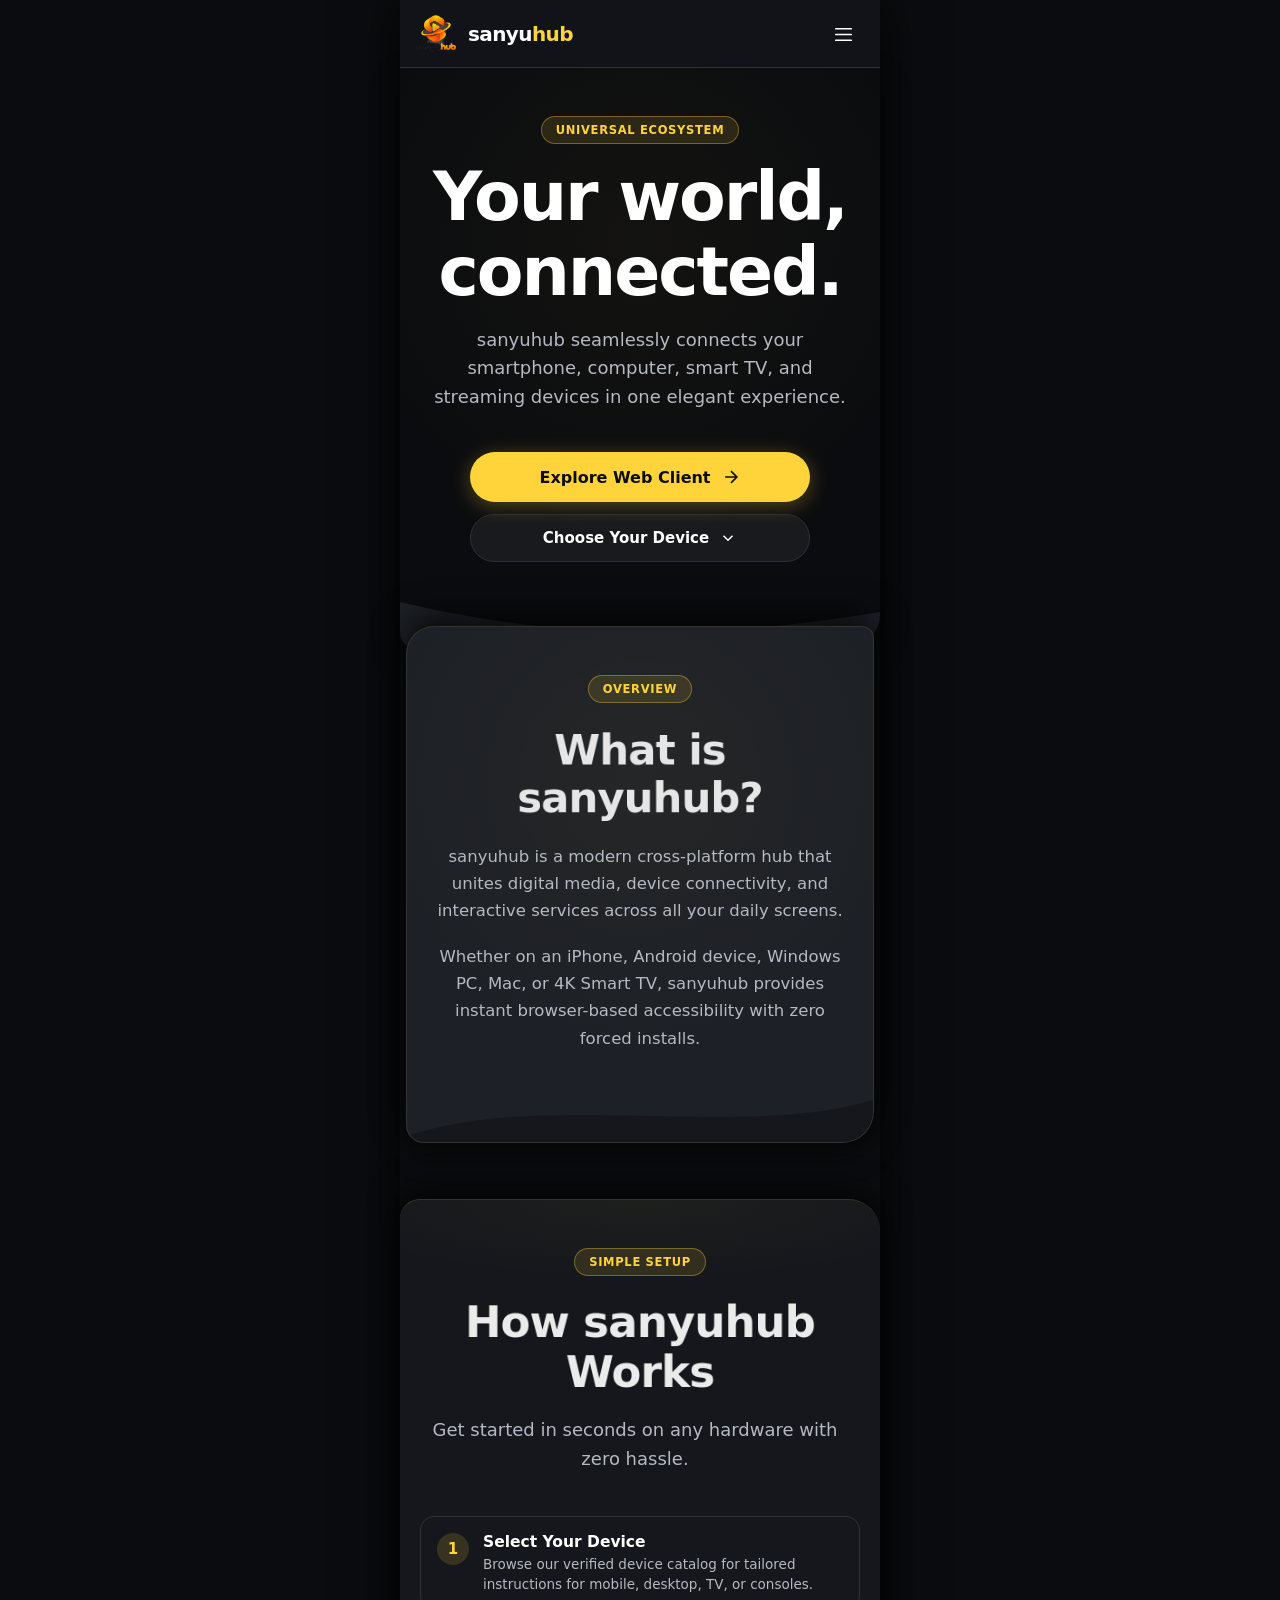
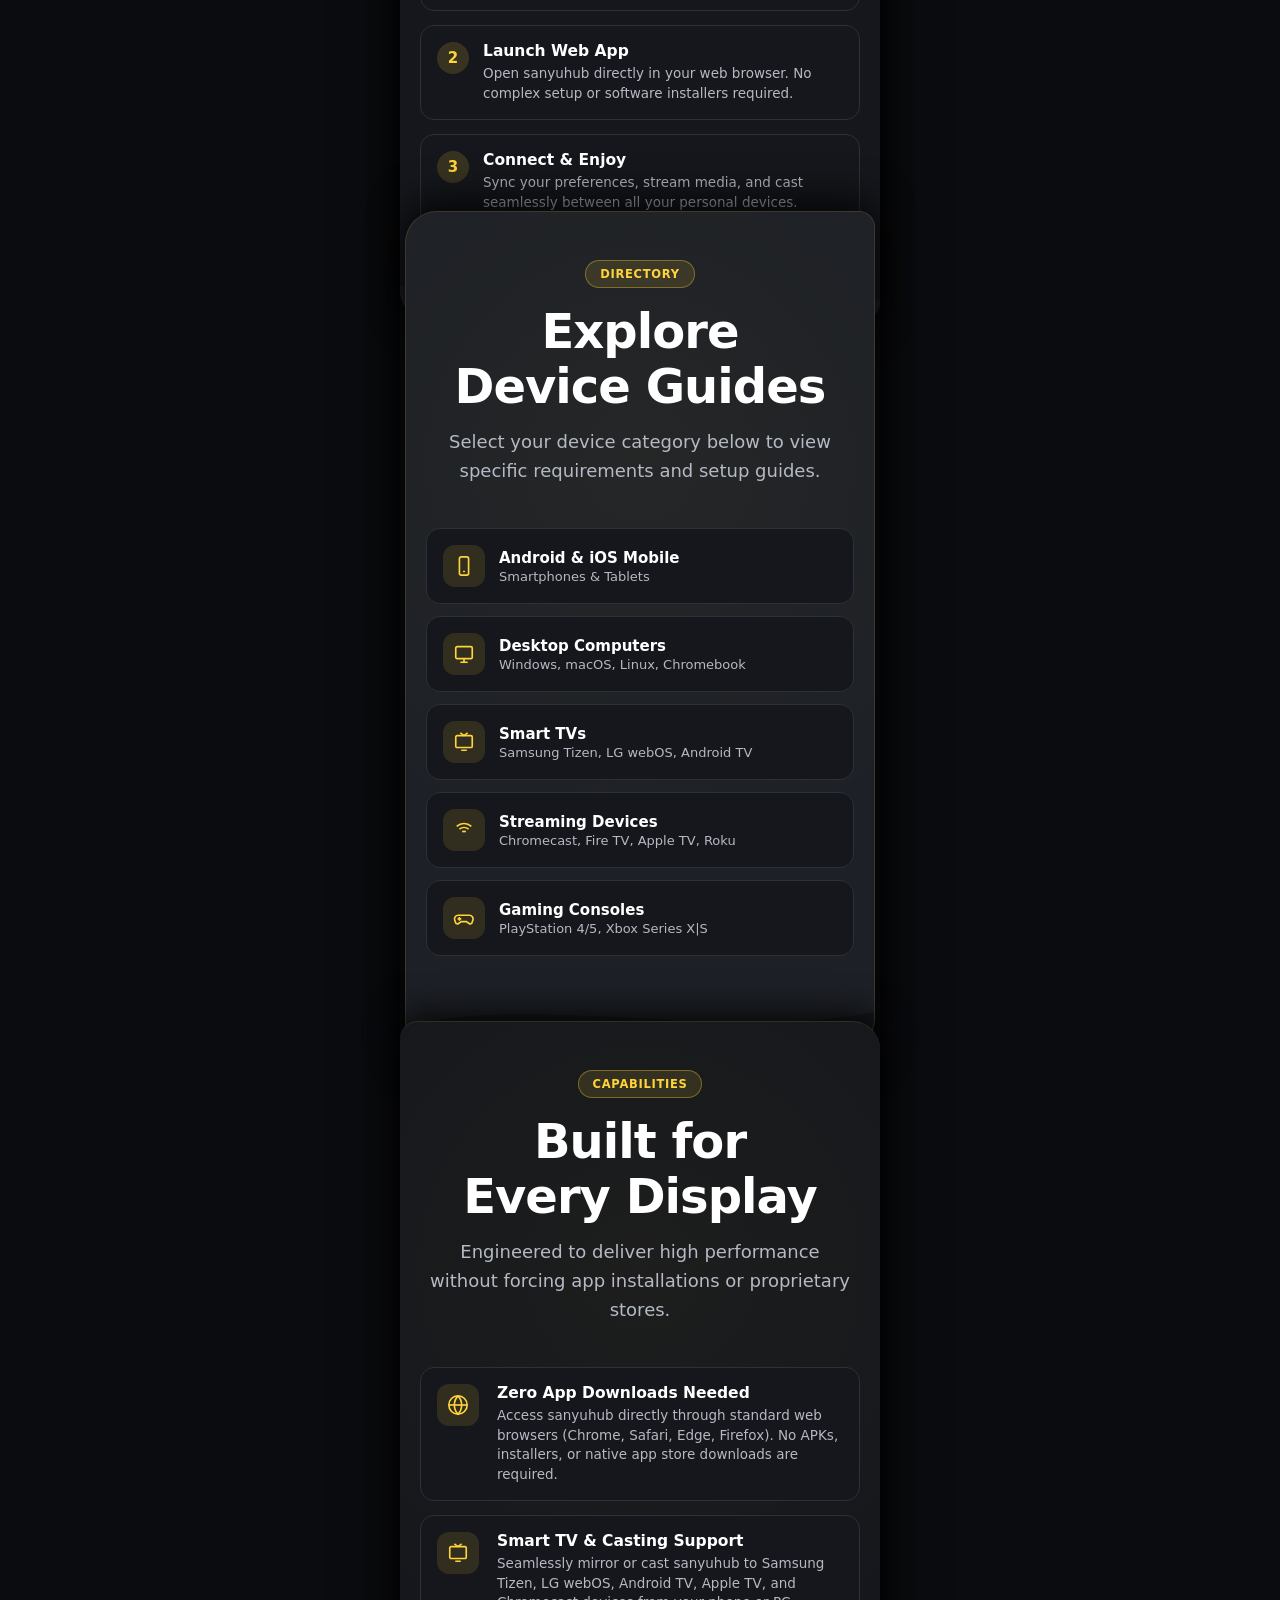
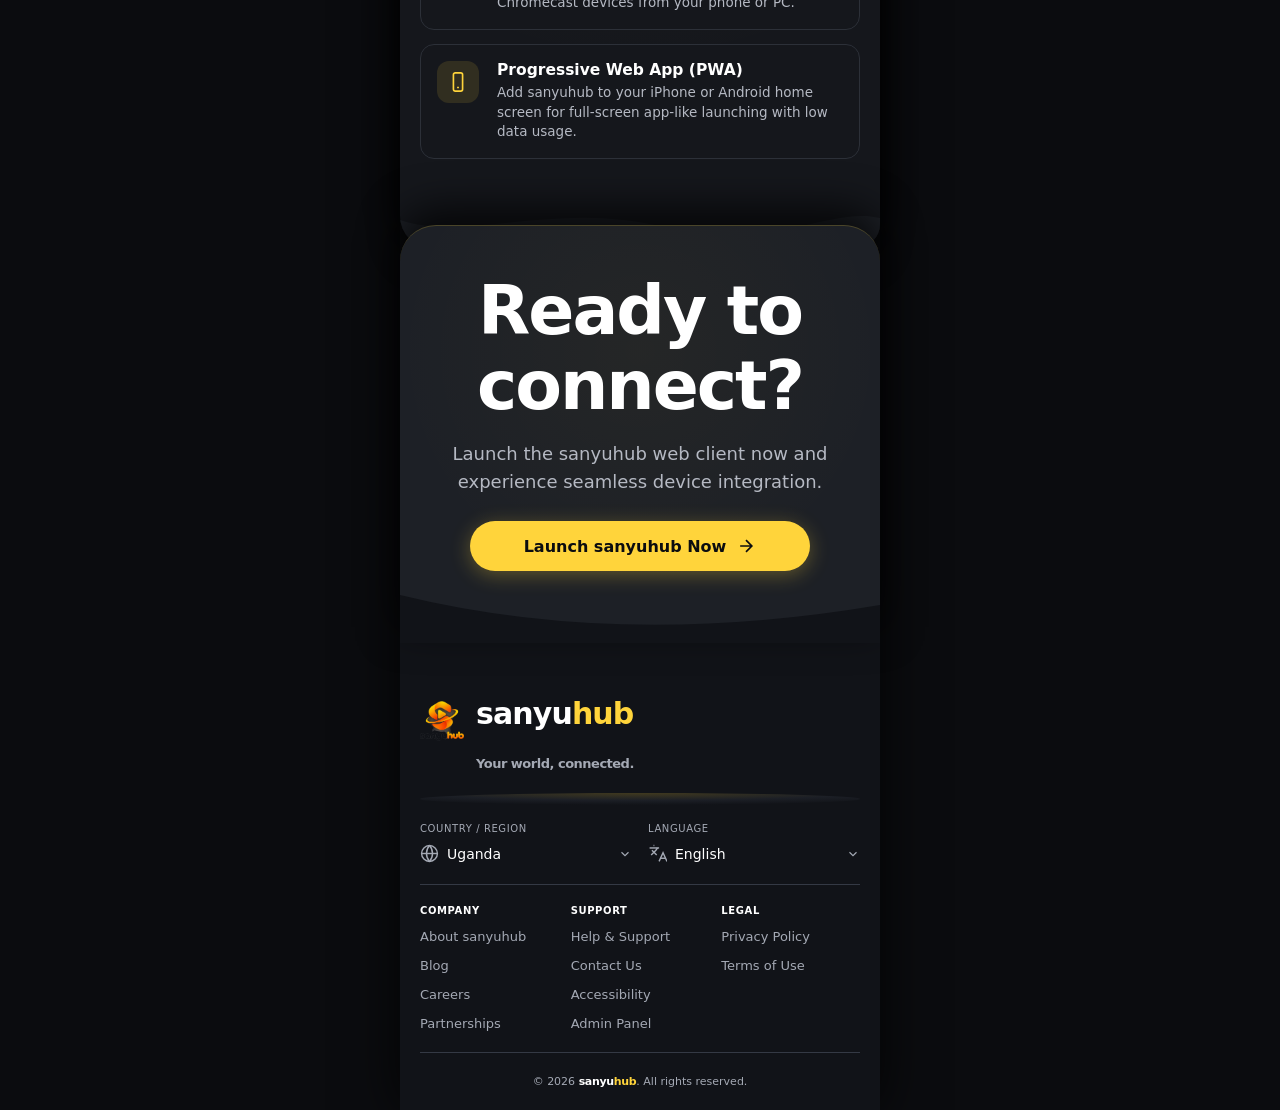
<file: index.html>
<!doctype html>
<html lang="en">
<head>
  <meta charset="utf-8">
  <meta name="viewport" content="width=device-width, initial-scale=1.0">
  <meta name="theme-color" content="#0b0c0f">
  <title>sanyuhub — Device Ecosystem</title>
  <link rel="icon" type="image/x-icon" href="/assets/favicon.ico">
  <link rel="apple-touch-icon" href="/assets/apple-touch-icon.png">
  <link rel="stylesheet" href="/src/styles/theme.css">
  <link rel="stylesheet" href="/src/styles/animations.css">
  <link rel="stylesheet" href="/src/styles/motion.css">
  <script src="/i18n.js"></script>
  <style>
    :root {
      color-scheme: dark;
      --header: #111318;
      --sidebar: #1a1c23;
      --hover: #292b35;
      --line: #30323a;
      --text: #f5f5f7;
      --muted: #b5b9c3;
      --card-bg: #15171c;
      --card-border: #2c3038;
      --color-accent: #ffd43b;
      --color-accent-hover: #ffe16a;
    }
    * { box-sizing: border-box; }
    html, body {
      margin: 0;
      padding: 0;
      min-height: 100%;
      font-family: system-ui, -apple-system, BlinkMacSystemFont, "Segoe UI", Roboto, "Helvetica Neue", Arial, sans-serif;
      background: var(--color-background);
      color: var(--color-text-primary);
      overflow-x: clip;
      scroll-behavior: smooth;
    }
    button, select, a { font: inherit; }

    .app {
      width: 100%;
      max-width: 480px;
      min-height: 100vh;
      margin: 0 auto;
      background: var(--sidebar);
      box-shadow: 0 0 50px rgba(0,0,0,0.8);
      display: flex;
      flex-direction: column;
      position: relative;
    }

    /* RTL Support */
    [dir="rtl"] {
      text-align: right;
    }
    [dir="rtl"] .category-button {
      text-align: right;
    }
    [dir="rtl"] .devices {
      padding: 0 47px 8px 12px;
    }
    [dir="rtl"] .device {
      border-left: none;
      border-right: 1px solid #555864;
      padding: 8px 12px 8px 0;
      text-align: right;
    }
    [dir="rtl"] .device.selected {
      border-right-color: var(--color-accent);
    }
    [dir="rtl"] .menu-toggle {
      margin-left: 0;
      margin-right: auto;
    }
    [dir="rtl"] .copyright {
      text-align: center;
    }

    /* Header - PRESERVED SIDEBAR/HEADER SPEC */
    .header {
      height: 68px;
      display: flex;
      align-items: center;
      gap: 12px;
      padding: 0 16px;
      background: var(--header);
      border-bottom: 1px solid var(--line);
      position: sticky;
      top: 0;
      z-index: 100;
    }
    .brand-link {
      display: flex;
      align-items: center;
      gap: 12px;
      text-decoration: none;
      color: inherit;
    }
    .logo {
      width: 40px;
      height: 40px;
      object-fit: contain;
      flex-shrink: 0;
    }
    .brand {
      font-size: 20px;
      font-weight: 750;
      letter-spacing: -.5px;
    }
    .menu-toggle {
      margin-left: auto;
      width: 42px;
      height: 42px;
      display: grid;
      place-items: center;
      border: 0;
      border-radius: 9px;
      background: transparent;
      color: white;
      cursor: pointer;
      transition: background 0.2s ease;
    }
    .menu-toggle:hover, .menu-toggle:focus-visible {
      background: var(--hover);
      outline: none;
    }
    .menu-toggle svg {
      width: 23px;
      height: 23px;
    }

    /* Sidebar Backdrop Overlay */
    .backdrop {
      display: none;
      position: fixed;
      top: 0;
      left: 0;
      right: 0;
      bottom: 0;
      background: rgba(0, 0, 0, 0.7);
      backdrop-filter: blur(4px);
      z-index: 80;
    }
    .backdrop.active {
      display: block;
    }

    /* Sidebar Navigation - EXACT BEHAVIOR & STRUCTURE PRESERVED */
    .sidebar {
      display: none;
      padding: 10px 8px 20px;
      background: linear-gradient(rgba(26, 28, 35, 0.88), rgba(26, 28, 35, 0.94)), url('/assets/homepage-hero.png');
      background-position: center;
      background-size: cover;
      background-repeat: no-repeat;
      border-bottom: 1px solid var(--line);
      position: sticky;
      top: 68px;
      max-height: calc(100vh - 68px);
      overflow-y: auto;
      z-index: 90;
    }
    .sidebar.open {
      display: block;
      animation: reveal .16s ease-out;
    }
    .category {
      border-radius: 9px;
      overflow: hidden;
      margin-bottom: 2px;
    }
    .category-button {
      width: 100%;
      min-height: 48px;
      display: flex;
      align-items: center;
      gap: 13px;
      padding: 10px 12px;
      border: 0;
      border-radius: 9px;
      color: var(--text);
      background: transparent;
      text-align: left;
      cursor: pointer;
      transition: background 0.15s ease;
    }
    .category-button:hover, .category-button:focus-visible {
      background: var(--hover);
      outline: none;
    }
    .category-icon {
      width: 22px;
      height: 22px;
      flex: 0 0 22px;
      display: grid;
      place-items: center;
      color: #e7e7eb;
    }
    .category-icon svg {
      width: 21px;
      height: 21px;
      stroke: currentColor;
      fill: none;
      stroke-width: 1.7;
      stroke-linecap: round;
      stroke-linejoin: round;
    }
    .category-name {
      flex: 1;
      font-size: 15px;
      font-weight: 520;
    }
    .toggle-symbol {
      width: 24px;
      height: 24px;
      display: grid;
      place-items: center;
      font-size: 23px;
      line-height: 1;
      font-weight: 350;
    }
    .devices {
      display: none;
      padding: 0 12px 8px 47px;
    }
    .category.open .devices {
      display: block;
      animation: reveal .16s ease-out;
    }
    a.category-button {
      text-decoration: none;
    }
    .category-button.selected {
      background: var(--hover);
      color: white;
      font-weight: 600;
    }
    .device {
      display: flex;
      align-items: center;
      gap: 8px;
      width: 100%;
      min-height: 40px;
      padding: 8px 0 8px 12px;
      border: 0;
      border-left: 1px solid #555864;
      background: transparent;
      color: var(--muted);
      text-align: left;
      font-size: 14px;
      cursor: pointer;
      transition: color 0.15s ease, background 0.15s ease;
      text-decoration: none;
    }
    .device-icon {
      width: 18px;
      height: 18px;
      flex: 0 0 18px;
      display: grid;
      place-items: center;
      color: inherit;
    }
    .device-icon svg {
      width: 16px;
      height: 16px;
      stroke: currentColor;
      fill: none;
      stroke-width: 1.7;
      stroke-linecap: round;
      stroke-linejoin: round;
    }
    .device:hover, .device:focus-visible {
      color: white;
      background: rgba(255, 255, 255, 0.04);
      outline: none;
    }
    .device.selected {
      color: #ffffff;
      font-weight: 600;
      border-left-color: var(--color-accent);
    }

    /* Workspace Content Area */
    .workspace {
      flex: 1;
      padding: 0;
      background: var(--color-background);
      display: flex;
      flex-direction: column;
      width: 100%;
      min-height: calc(100vh - 68px);
    }

    /* Storytelling Sections */
    .section-story {
      padding: 48px 20px;
      display: flex;
      flex-direction: column;
      align-items: center;
      text-align: center;
      position: relative;
      overflow: hidden;
    }
    .section-story.bg-dark {
      background: var(--color-background);
    }
    .home-hero-section {
      background-image: linear-gradient(rgba(11, 12, 15, 0.82), rgba(11, 12, 15, 0.90)), url('/assets/homepage-hero.png');
      background-position: center;
      background-size: cover;
      background-repeat: no-repeat;
    }
    .section-story.bg-surface {
      background: var(--color-surface);
    }
    .section-story.bg-card {
      background: var(--color-surface-elevated);
    }

    /* Typography Scale */
    .hero-title {
      font-size: clamp(26px, 7vw, 68px);
      font-weight: 750;
      line-height: 1.1;
      letter-spacing: -0.03em;
      margin: 0 0 16px;
      color: #ffffff;
      text-wrap: balance;
      overflow-wrap: break-word;
      word-break: break-word;
    }
    .section-title {
      font-size: clamp(26px, 6vw, 48px);
      font-weight: 700;
      line-height: 1.15;
      letter-spacing: -0.02em;
      margin: 0 0 14px;
      color: #ffffff;
      text-wrap: balance;
    }
    .body-lead {
      font-size: clamp(15.5px, 2.2vw, 18px);
      line-height: 1.6;
      color: var(--color-text-secondary);
      max-width: 430px;
      margin: 0 0 24px;
      font-weight: 400;
    }
    .body-text {
      font-size: clamp(14.5px, 1.9vw, 16.5px);
      line-height: 1.65;
      color: var(--muted);
      max-width: 430px;
      margin: 0 0 18px;
    }
    .badge-pill {
      display: inline-flex;
      align-items: center;
      gap: 6px;
      padding: 6px 14px;
      border-radius: 20px;
      background: rgba(255, 212, 59, 0.12);
      border: 1px solid rgba(255, 212, 59, 0.35);
      color: var(--color-accent);
      font-size: 11.5px;
      font-weight: 700;
      text-transform: uppercase;
      letter-spacing: 0.06em;
      margin-bottom: 16px;
    }

    /* Yellow Buttons & Micro-Interactions */
    .btn-primary {
      display: inline-flex;
      align-items: center;
      justify-content: center;
      gap: 10px;
      width: 100%;
      max-width: 340px;
      min-height: 50px;
      padding: 12px 24px;
      background: var(--color-accent);
      color: #0b0c0f;
      border: none;
      border-radius: 25px;
      font-size: 16px;
      font-weight: 700;
      text-decoration: none;
      cursor: pointer;
      box-shadow: 0 4px 20px rgba(255, 212, 59, 0.3);
      transition: transform 0.2s ease, background 0.2s ease, box-shadow 0.2s ease;
    }
    .btn-primary:hover, .btn-primary:focus-visible {
      background: var(--color-accent-hover);
      transform: translateY(-2px);
      box-shadow: 0 6px 24px rgba(255, 212, 59, 0.45);
      outline: none;
    }
    .btn-secondary {
      display: inline-flex;
      align-items: center;
      justify-content: center;
      gap: 10px;
      width: 100%;
      max-width: 340px;
      min-height: 48px;
      padding: 10px 20px;
      background: rgba(255, 255, 255, 0.06);
      color: #ffffff;
      border: 1px solid var(--color-border);
      border-radius: 24px;
      font-size: 15px;
      font-weight: 600;
      text-decoration: none;
      cursor: pointer;
      transition: background 0.2s ease, border-color 0.2s ease;
    }
    .btn-secondary:hover, .btn-secondary:focus-visible {
      background: rgba(255, 255, 255, 0.12);
      border-color: rgba(255, 212, 59, 0.5);
      outline: none;
    }

    /* Visual Containers & Graphics */
    .visual-container {
      width: 100%;
      max-width: 380px;
      margin: 20px 0 10px;
      position: relative;
    }
    .device-mockup {
      width: 100%;
      border-radius: 16px;
      background: var(--card-bg);
      border: 1px solid var(--card-border);
      padding: 20px;
      box-shadow: 0 16px 36px rgba(0,0,0,0.5);
      display: flex;
      flex-direction: column;
      align-items: center;
    }
    .device-graphic {
      width: 100%;
      max-height: 210px;
      object-fit: contain;
      margin-bottom: 8px;
    }
    .hero-image-crop-container {
      width: 100%;
      height: 240px;
      overflow: hidden;
      border-radius: 12px;
      position: relative;
    }
    .hero-image-crop-container img {
      width: 100%;
      height: 200%;
      object-fit: cover;
      object-position: top right;
      display: block;
    }

    /* Steps & Cards */
    .steps-container {
      width: 100%;
      display: flex;
      flex-direction: column;
      gap: 14px;
      margin: 18px 0;
      text-align: left;
    }
    .step-card {
      display: flex;
      gap: 14px;
      align-items: flex-start;
      background: var(--card-bg);
      border: 1px solid var(--card-border);
      border-radius: 14px;
      padding: 16px;
    }
    .step-number {
      width: 32px;
      height: 32px;
      border-radius: 50%;
      background: rgba(255, 212, 59, 0.15);
      color: var(--color-accent);
      display: grid;
      place-items: center;
      font-weight: 700;
      font-size: 15px;
      flex-shrink: 0;
    }
    .step-content h4 {
      margin: 0 0 4px;
      font-size: 15.5px;
      font-weight: 650;
      color: #fff;
    }
    .step-content p {
      margin: 0;
      font-size: 13.5px;
      color: var(--muted);
      line-height: 1.45;
    }

    /* Category Grid */
    .category-grid {
      display: grid;
      grid-template-columns: 1fr;
      gap: 12px;
      width: 100%;
      margin: 18px 0;
    }
    .cat-card {
      display: flex;
      align-items: center;
      gap: 14px;
      background: var(--card-bg);
      border: 1px solid var(--card-border);
      border-radius: 14px;
      padding: 16px;
      text-decoration: none;
      color: inherit;
      transition: transform 0.2s ease, border-color 0.2s ease, background 0.2s ease;
    }
    .cat-card:hover {
      border-color: rgba(255, 212, 59, 0.4);
      background: #1c1f28;
      transform: translateY(-2px);
    }
    .cat-card-icon {
      width: 42px;
      height: 42px;
      border-radius: 12px;
      background: rgba(255, 212, 59, 0.12);
      display: grid;
      place-items: center;
      color: var(--color-accent);
      flex-shrink: 0;
    }
    .cat-card-icon svg {
      width: 22px;
      height: 22px;
      stroke: currentColor;
      fill: none;
      stroke-width: 1.8;
    }
    .cat-card-info {
      text-align: left;
      flex: 1;
    }
    .cat-card-info h4 {
      margin: 0 0 2px;
      font-size: 15px;
      font-weight: 650;
      color: #fff;
    }
    .cat-card-info p {
      margin: 0;
      font-size: 13px;
      color: var(--muted);
    }

    /* Spec List */
    .spec-box {
      width: 100%;
      background: var(--card-bg);
      border: 1px solid var(--card-border);
      border-radius: 14px;
      padding: 18px;
      text-align: left;
      margin: 16px 0;
    }
    .spec-item {
      display: flex;
      justify-content: space-between;
      padding: 10px 0;
      border-bottom: 1px solid rgba(255,255,255,0.06);
      font-size: 13.5px;
    }
    .spec-item:last-child {
      border-bottom: none;
    }
    .spec-label {
      color: var(--muted);
    }
    .spec-val {
      color: #fff;
      font-weight: 550;
    }

    /* Troubleshooting Card */
    .trouble-card {
      width: 100%;
      background: rgba(255, 212, 59, 0.08);
      border: 1px solid rgba(255, 212, 59, 0.3);
      border-radius: 14px;
      padding: 16px;
      text-align: left;
      margin: 16px 0;
    }
    .trouble-card h4 {
      margin: 0 0 6px;
      font-size: 14.5px;
      color: var(--color-accent);
      display: flex;
      align-items: center;
      gap: 8px;
    }
    .trouble-card p {
      margin: 0;
      font-size: 13.5px;
      color: #fef08a;
      line-height: 1.45;
    }

    /* Footer */
    .footer {
      width: 100%;
      padding: 28px 20px 20px;
      background: #111318;
      color: #fff;
      position: relative;
    }
    .footer .brand {
      display: flex;
      align-items: center;
      gap: 12px;
      margin-bottom: 22px;
    }
    .footer .logo {
      width: 44px;
      height: 44px;
      object-fit: contain;
      flex-shrink: 0;
    }
    .tagline {
      margin: 0;
      color: #a4a9b4;
      font-size: 13px;
    }
    .divider {
      height: 1px;
      margin: 20px 0;
      background: #343944;
    }
    .selectors {
      display: grid;
      grid-template-columns: 1fr 1fr;
      gap: 16px;
    }
    .selector-label {
      display: block;
      margin-bottom: 10px;
      color: #a4a9b4;
      font-size: 10px;
      letter-spacing: .6px;
    }
    .selector {
      display: flex;
      align-items: center;
      gap: 8px;
      min-width: 0;
    }
    .selector-icon {
      width: 19px;
      height: 19px;
      flex-shrink: 0;
      color: #a4a9b4;
    }
    .selector select {
      width: 100%;
      min-width: 0;
      padding: 2px 0;
      border: none;
      outline: none;
      appearance: none;
      background: transparent;
      color: #fff;
      font-size: 14px;
      cursor: pointer;
    }
    .selector select option {
      background: #111318;
      color: #fff;
    }
    .chevron {
      width: 14px;
      height: 14px;
      flex-shrink: 0;
      color: #a4a9b4;
      pointer-events: none;
    }
    .footer-links {
      display: grid;
      grid-template-columns: repeat(3, 1fr);
      gap: 20px 12px;
    }
    .footer-group-title {
      margin: 0 0 10px;
      font-size: 10px;
      font-weight: 700;
      letter-spacing: .6px;
      text-transform: uppercase;
      color: #ffffff;
    }
    .footer-group-list {
      list-style: none;
      margin: 0;
      padding: 0;
      display: flex;
      flex-direction: column;
      gap: 10px;
    }
    .footer-links a {
      color: #a4a9b4;
      font-size: 13px;
      text-decoration: none;
      transition: color .2s ease;
      cursor: pointer;
    }
    .footer-links a:hover, .footer-links a:focus-visible {
      color: #fff;
      outline: none;
    }
    .copyright {
      margin: 0;
      color: #a4a9b4;
      font-size: 11px;
      line-height: 1.6;
      text-align: center;
    }

    @keyframes reveal {
      from { opacity: 0; transform: translateY(-4px); }
      to { opacity: 1; transform: translateY(0); }
    }
    @media (max-width: 350px) {
      .footer { padding: 20px 14px 16px; }
      .selectors { gap: 10px; }
      .selector select { font-size: 12px; }
    }

    /* Installation Status Badges & Action Buttons */
    .status-badge {
      display: inline-flex;
      align-items: center;
      gap: 8px;
      padding: 6px 14px;
      border-radius: 20px;
      font-size: 12px;
      font-weight: 700;
      letter-spacing: 0.04em;
      text-transform: uppercase;
      margin-bottom: 12px;
    }
    .status-badge.status-available {
      background: rgba(16, 185, 129, 0.12);
      border: 1px solid rgba(16, 185, 129, 0.35);
      color: #34d399;
    }
    .status-badge.status-coming-soon {
      background: rgba(245, 158, 11, 0.12);
      border: 1px solid rgba(245, 158, 11, 0.35);
      color: #fbbf24;
    }
    .status-badge.status-unsupported {
      background: rgba(239, 68, 68, 0.12);
      border: 1px solid rgba(239, 68, 68, 0.35);
      color: #f87171;
    }
    .status-dot {
      width: 8px;
      height: 8px;
      border-radius: 50%;
      display: inline-block;
    }
    .dot-green { background: #34d399; box-shadow: 0 0 8px rgba(52, 211, 153, 0.6); }
    .dot-amber { background: #fbbf24; box-shadow: 0 0 8px rgba(251, 191, 36, 0.6); }
    .dot-red { background: #f87171; box-shadow: 0 0 8px rgba(248, 113, 113, 0.6); }

    .actions-group {
      display: flex;
      flex-direction: column;
      gap: 12px;
      width: 100%;
      max-width: 380px;
      margin: 16px 0;
      align-items: center;
    }
    .action-btn-wrapper {
      width: 100%;
      display: flex;
      flex-direction: column;
      align-items: center;
      gap: 6px;
    }
    .action-explain-text {
      margin: 2px 0 0;
      font-size: 12.5px;
      color: var(--muted);
      text-align: center;
      line-height: 1.4;
    }

    .btn-disabled, button[disabled], button[aria-disabled="true"] {
      opacity: 0.6;
      cursor: not-allowed !important;
      background: rgba(255, 255, 255, 0.08) !important;
      border: 1px dashed var(--card-border) !important;
      color: var(--muted) !important;
      box-shadow: none !important;
    }
    .btn-disabled:hover, button[disabled]:hover, button[aria-disabled="true"]:hover {
      transform: none !important;
      background: rgba(255, 255, 255, 0.08) !important;
    }

    /* Setup & Removal Cards */
    .guide-card {
      width: 100%;
      background: var(--card-bg);
      border: 1px solid var(--card-border);
      border-radius: 14px;
      padding: 18px;
      text-align: left;
      margin: 12px 0;
    }
    .guide-card h4 {
      margin: 0 0 8px;
      font-size: 15px;
      font-weight: 650;
      color: #ffffff;
      display: flex;
      align-items: center;
      gap: 8px;
    }
    .guide-card p {
      margin: 0;
      font-size: 13.5px;
      color: var(--muted);
      line-height: 1.5;
    }

    /* Legal, Policy & Informational Page Content Styling */
    .legal-container {
      width: 100%;
      max-width: 880px;
      margin: 0 auto;
      text-align: left;
    }
    .legal-toc {
      background: var(--card-bg);
      border: 1px solid var(--card-border);
      border-radius: 14px;
      padding: 20px;
      margin-bottom: 24px;
    }
    .legal-toc h3 {
      margin: 0 0 12px;
      font-size: 16px;
      font-weight: 700;
      color: var(--color-accent);
    }
    .legal-toc ul {
      margin: 0;
      padding-left: 20px;
      display: grid;
      grid-template-columns: repeat(auto-fill, minmax(260px, 1fr));
      gap: 8px 16px;
    }
    .legal-toc li a {
      color: var(--color-text-secondary);
      text-decoration: none;
      font-size: 13.5px;
      transition: color 0.15s ease;
    }
    .legal-toc li a:hover {
      color: var(--color-accent);
      text-decoration: underline;
    }
    .legal-section {
      background: var(--card-bg);
      border: 1px solid var(--card-border);
      border-radius: 14px;
      padding: 24px;
      margin-bottom: 20px;
      box-shadow: 0 4px 20px rgba(0, 0, 0, 0.25);
    }
    .legal-section h2 {
      margin: 0 0 14px;
      font-size: 20px;
      font-weight: 700;
      color: #ffffff;
      display: flex;
      align-items: center;
      gap: 10px;
      letter-spacing: -0.01em;
    }
    .legal-section-num {
      display: inline-flex;
      align-items: center;
      justify-content: center;
      min-width: 28px;
      height: 28px;
      border-radius: 8px;
      background: rgba(255, 212, 59, 0.15);
      color: var(--color-accent);
      font-size: 13px;
      font-weight: 700;
      flex-shrink: 0;
    }
    .legal-section p {
      margin: 0 0 12px;
      font-size: 14.5px;
      line-height: 1.68;
      color: var(--muted);
    }
    .legal-section p:last-child {
      margin-bottom: 0;
    }
    .legal-section ul, .legal-section ol {
      margin: 0 0 14px;
      padding-left: 22px;
      color: var(--muted);
      font-size: 14px;
      line-height: 1.65;
    }
    .legal-section li {
      margin-bottom: 8px;
    }
    .legal-highlight-box {
      background: rgba(255, 212, 59, 0.08);
      border-left: 3px solid var(--color-accent);
      padding: 14px 18px;
      border-radius: 4px 10px 10px 4px;
      margin: 14px 0;
      font-size: 14px;
      color: #e2e4ec;
      line-height: 1.6;
    }

    /* Help & Support Self-Service Knowledgebase Styling */
    .help-container {
      width: 100%;
      max-width: 920px;
      margin: 0 auto;
      text-align: left;
    }
    .help-search-wrapper {
      background: var(--card-bg);
      border: 1px solid var(--card-border);
      border-radius: 16px;
      padding: 20px;
      margin-bottom: 24px;
      box-shadow: 0 8px 30px rgba(0, 0, 0, 0.3);
    }
    .help-search-input-box {
      position: relative;
      width: 100%;
    }
    .help-search-input-box svg {
      position: absolute;
      left: 16px;
      top: 50%;
      transform: translateY(-50%);
      color: var(--color-accent);
      width: 20px;
      height: 20px;
      pointer-events: none;
    }
    .help-search-input {
      width: 100%;
      height: 52px;
      padding: 12px 16px 12px 48px;
      background: rgba(255, 255, 255, 0.05);
      border: 1px solid var(--color-border);
      border-radius: 26px;
      color: #ffffff;
      font-size: 15px;
      outline: none;
      transition: border-color 0.2s ease, background 0.2s ease;
    }
    .help-search-input:focus {
      border-color: var(--color-accent);
      background: rgba(255, 255, 255, 0.08);
      box-shadow: 0 0 0 3px rgba(255, 212, 59, 0.2);
    }
    .help-subpage-tabs {
      display: flex;
      gap: 8px;
      overflow-x: auto;
      padding-bottom: 10px;
      margin-bottom: 24px;
      scrollbar-width: thin;
      scrollbar-color: var(--color-border) transparent;
    }
    .help-tab-btn {
      display: inline-flex;
      align-items: center;
      gap: 8px;
      padding: 10px 18px;
      border-radius: 20px;
      background: rgba(255, 255, 255, 0.05);
      border: 1px solid var(--card-border);
      color: var(--color-text-secondary);
      font-size: 13.5px;
      font-weight: 600;
      white-space: nowrap;
      text-decoration: none;
      cursor: pointer;
      transition: all 0.2s ease;
    }
    .help-tab-btn:hover {
      background: rgba(255, 255, 255, 0.1);
      color: #ffffff;
      border-color: rgba(255, 212, 59, 0.4);
    }
    .help-tab-btn.active {
      background: var(--color-accent);
      color: #0b0c0f;
      border-color: var(--color-accent);
      font-weight: 700;
    }
    .troubleshoot-card {
      background: var(--card-bg);
      border: 1px solid var(--card-border);
      border-radius: 16px;
      padding: 24px;
      margin-bottom: 20px;
      transition: border-color 0.2s ease, box-shadow 0.2s ease;
    }
    .troubleshoot-card:hover {
      border-color: rgba(255, 212, 59, 0.35);
      box-shadow: 0 8px 28px rgba(0, 0, 0, 0.4);
    }
    .troubleshoot-header {
      display: flex;
      align-items: flex-start;
      justify-content: space-between;
      gap: 12px;
      margin-bottom: 12px;
      flex-wrap: wrap;
    }
    .troubleshoot-title {
      font-size: 18px;
      font-weight: 700;
      color: #ffffff;
      margin: 0;
      line-height: 1.35;
    }
    .troubleshoot-badge {
      display: inline-block;
      padding: 4px 10px;
      border-radius: 12px;
      background: rgba(255, 212, 59, 0.12);
      border: 1px solid rgba(255, 212, 59, 0.3);
      color: var(--color-accent);
      font-size: 11.5px;
      font-weight: 700;
      text-transform: uppercase;
      letter-spacing: 0.04em;
    }
    .troubleshoot-symptom {
      font-size: 14px;
      color: #d1d4e0;
      line-height: 1.55;
      margin-bottom: 14px;
      background: rgba(255, 255, 255, 0.03);
      padding: 10px 14px;
      border-radius: 8px;
      border-left: 3px solid #ff4d4d;
    }
    .troubleshoot-cause {
      font-size: 13.5px;
      color: var(--muted);
      margin-bottom: 16px;
      line-height: 1.5;
    }
    .troubleshoot-steps-title {
      font-size: 14.5px;
      font-weight: 700;
      color: var(--color-accent);
      margin: 16px 0 10px;
      display: flex;
      align-items: center;
      gap: 8px;
    }
    .troubleshoot-steps {
      margin: 0 0 16px;
      padding-left: 20px;
      display: flex;
      flex-direction: column;
      gap: 8px;
    }
    .troubleshoot-steps li {
      font-size: 14px;
      color: #e2e4ec;
      line-height: 1.55;
    }
    .troubleshoot-steps li strong {
      color: #ffffff;
    }
    .troubleshoot-pro-tip {
      background: rgba(0, 200, 120, 0.08);
      border-left: 3px solid #00c878;
      padding: 10px 14px;
      border-radius: 4px 8px 8px 4px;
      font-size: 13px;
      color: #b0e8ce;
      line-height: 1.5;
    }
    .help-contact-banner {
      background: linear-gradient(135deg, rgba(255, 212, 59, 0.12), rgba(255, 212, 59, 0.04));
      border: 1px solid rgba(255, 212, 59, 0.35);
      border-radius: 16px;
      padding: 24px;
      text-align: center;
      margin-top: 36px;
    }
    .help-contact-banner h3 {
      margin: 0 0 8px;
      font-size: 18px;
      font-weight: 700;
      color: #ffffff;
    }
    .help-contact-banner p {
      margin: 0 0 16px;
      font-size: 14px;
      color: var(--muted);
    }

    /* Admin Panel & Interactive Action Styles */
    .btn-state-loading {
      background: #495057 !important;
      color: #e9ecef !important;
      opacity: 0.88;
      cursor: wait !important;
      transform: scale(0.98) !important;
    }
    .btn-state-success {
      background: #2b8a3e !important;
      color: #ffffff !important;
      border-color: #2b8a3e !important;
      transition: all 0.2s ease;
    }
    .btn-state-error {
      background: #c92a2a !important;
      color: #ffffff !important;
      border-color: #c92a2a !important;
      transition: all 0.2s ease;
    }
    @keyframes spin {
      100% { transform: rotate(360deg); }
    }

    .admin-subpage-tabs {
      display: flex;
      gap: 8px;
      overflow-x: auto;
      padding-bottom: 10px;
      margin-bottom: 24px;
      scrollbar-width: thin;
      scrollbar-color: var(--color-border) transparent;
    }
    .admin-tab-btn {
      display: inline-flex;
      align-items: center;
      gap: 8px;
      padding: 10px 18px;
      border-radius: 20px;
      background: rgba(255, 255, 255, 0.05);
      border: 1px solid var(--card-border);
      color: var(--color-text-secondary);
      font-size: 13.5px;
      font-weight: 600;
      white-space: nowrap;
      text-decoration: none;
      cursor: pointer;
      transition: all 0.2s ease;
    }
    .admin-tab-btn:hover {
      background: rgba(255, 255, 255, 0.1);
      color: #ffffff;
      border-color: rgba(255, 212, 59, 0.4);
    }
    .admin-tab-btn.active {
      background: var(--color-accent);
      color: #0b0c0f;
      border-color: var(--color-accent);
      font-weight: 700;
    }

    .admin-card {
      background: var(--card-bg);
      border: 1px solid var(--card-border);
      border-radius: 16px;
      padding: 20px;
      margin-bottom: 20px;
      transition: border-color 0.2s ease;
    }
    .admin-card:hover {
      border-color: rgba(255, 212, 59, 0.3);
    }
    .admin-user-header {
      display: flex;
      align-items: center;
      gap: 12px;
      margin-bottom: 12px;
    }
    .admin-avatar {
      width: 42px;
      height: 42px;
      border-radius: 50%;
      background: rgba(255, 212, 59, 0.18);
      color: var(--color-accent);
      display: grid;
      place-items: center;
      font-weight: 700;
      font-size: 15px;
      border: 1px solid rgba(255, 212, 59, 0.4);
      flex-shrink: 0;
    }
    .admin-user-info {
      flex: 1;
      min-width: 0;
    }
    .admin-user-info h4 {
      margin: 0 0 2px;
      font-size: 16px;
      color: #ffffff;
      white-space: nowrap;
      overflow: hidden;
      text-overflow: ellipsis;
    }
    .admin-user-info p {
      margin: 0;
      font-size: 13px;
      color: var(--muted);
      white-space: nowrap;
      overflow: hidden;
      text-overflow: ellipsis;
    }
    .status-tags {
      display: flex;
      flex-wrap: wrap;
      gap: 6px;
      margin-bottom: 14px;
    }
    .status-tag {
      font-size: 11px;
      font-weight: 700;
      text-transform: uppercase;
      letter-spacing: 0.04em;
      padding: 3px 8px;
      border-radius: 6px;
    }
    .tag-validated { background: rgba(43, 138, 62, 0.2); color: #51cf66; border: 1px solid rgba(43, 138, 62, 0.4); }
    .tag-pending { background: rgba(232, 89, 12, 0.2); color: #ffa94d; border: 1px solid rgba(232, 89, 12, 0.4); }
    .tag-rejected { background: rgba(201, 42, 42, 0.2); color: #ff8787; border: 1px solid rgba(201, 42, 42, 0.4); }
    .tag-verified { background: rgba(24, 100, 171, 0.2); color: #74c0fc; border: 1px solid rgba(24, 100, 171, 0.4); }
    .tag-unverified { background: rgba(134, 142, 150, 0.2); color: #ced4da; border: 1px solid rgba(134, 142, 150, 0.4); }
    .tag-role { background: rgba(255, 212, 59, 0.15); color: #ffd43b; border: 1px solid rgba(255, 212, 59, 0.35); }
    .tag-suspended { background: rgba(224, 49, 49, 0.3); color: #ff6b6b; border: 1px solid #e03131; }

    .admin-actions-bar {
      display: flex;
      flex-wrap: wrap;
      gap: 8px;
      align-items: center;
      margin-top: 12px;
      padding-top: 12px;
      border-top: 1px solid rgba(255, 255, 255, 0.08);
    }
    .btn-admin-action {
      display: inline-flex;
      align-items: center;
      justify-content: center;
      gap: 6px;
      padding: 8px 12px;
      border-radius: 8px;
      font-size: 12.5px;
      font-weight: 600;
      cursor: pointer;
      border: 1px solid transparent;
      transition: all 0.15s ease;
      color: #ffffff;
      background: rgba(255, 255, 255, 0.08);
    }
    .btn-admin-action:hover {
      background: rgba(255, 255, 255, 0.15);
    }
    .btn-admin-approve { background: rgba(43, 138, 62, 0.25); border-color: rgba(43, 138, 62, 0.5); color: #69db7c; }
    .btn-admin-approve:hover { background: rgba(43, 138, 62, 0.4); }
    .btn-admin-reject { background: rgba(201, 42, 42, 0.2); border-color: rgba(201, 42, 42, 0.4); color: #ffa8a8; }
    .btn-admin-reject:hover { background: rgba(201, 42, 42, 0.35); }
    .btn-admin-verify { background: rgba(24, 100, 171, 0.25); border-color: rgba(24, 100, 171, 0.5); color: #91a7ff; }
    .btn-admin-verify:hover { background: rgba(24, 100, 171, 0.4); }
    .btn-admin-revoke { background: rgba(134, 142, 150, 0.2); border-color: rgba(134, 142, 150, 0.4); color: #dee2e6; }
    .btn-admin-revoke:hover { background: rgba(134, 142, 150, 0.35); }
    .btn-admin-promote { background: rgba(255, 212, 59, 0.15); border-color: rgba(255, 212, 59, 0.4); color: #ffe066; }
    .btn-admin-promote:hover { background: rgba(255, 212, 59, 0.3); }
    .btn-admin-delete { background: rgba(224, 49, 49, 0.2); border-color: rgba(224, 49, 49, 0.5); color: #ff8787; margin-left: auto; }
    .btn-admin-delete:hover { background: rgba(224, 49, 49, 0.4); }

    .role-select-compact {
      background: #1a1c23;
      color: #ffffff;
      border: 1px solid var(--card-border);
      border-radius: 6px;
      padding: 6px 8px;
      font-size: 12px;
      cursor: pointer;
    }

    /* Modal Dialog */
    .admin-modal-backdrop {
      display: none;
      position: fixed;
      top: 0;
      left: 0;
      right: 0;
      bottom: 0;
      background: rgba(0, 0, 0, 0.75);
      backdrop-filter: blur(4px);
      z-index: 1000;
      align-items: center;
      justify-content: center;
      padding: 16px;
    }
    .admin-modal-backdrop.open {
      display: flex;
    }
    .admin-modal {
      background: #1a1c23;
      border: 1px solid var(--card-border);
      border-radius: 16px;
      padding: 24px;
      max-width: 440px;
      width: 100%;
      box-shadow: 0 10px 40px rgba(0, 0, 0, 0.6);
    }
    .admin-modal h3 {
      margin: 0 0 10px;
      font-size: 18px;
      color: #ffffff;
    }
    .admin-modal p {
      margin: 0 0 20px;
      font-size: 14px;
      color: var(--muted);
      line-height: 1.5;
    }
    .admin-modal-actions {
      display: flex;
      gap: 10px;
      justify-content: flex-end;
    }

    /* Music Section Styles */
    .music-subpage-tabs {
      display: flex;
      gap: 8px;
      overflow-x: auto;
      padding-bottom: 10px;
      margin-bottom: 24px;
      scrollbar-width: thin;
      scrollbar-color: var(--color-border) transparent;
    }
    .music-tab-btn {
      display: inline-flex;
      align-items: center;
      gap: 8px;
      padding: 10px 18px;
      border-radius: 20px;
      background: rgba(255, 255, 255, 0.05);
      border: 1px solid var(--card-border);
      color: var(--color-text-secondary);
      font-size: 13.5px;
      font-weight: 600;
      white-space: nowrap;
      text-decoration: none;
      cursor: pointer;
      transition: all 0.2s ease;
    }
    .music-tab-btn:hover {
      background: rgba(255, 255, 255, 0.1);
      color: #ffffff;
      border-color: rgba(255, 212, 59, 0.4);
    }
    .music-tab-btn.active {
      background: var(--color-accent);
      color: #0b0c0f;
      border-color: var(--color-accent);
      font-weight: 700;
    }

    .track-list {
      display: flex;
      flex-direction: column;
      gap: 12px;
      margin-top: 16px;
    }
    .track-card {
      display: flex;
      align-items: center;
      gap: 14px;
      background: var(--card-bg);
      border: 1px solid var(--card-border);
      border-radius: 14px;
      padding: 12px 16px;
      transition: transform 0.15s ease, border-color 0.15s ease;
    }
    .track-card:hover {
      border-color: rgba(255, 212, 59, 0.35);
      transform: translateX(3px);
    }
    .track-rank {
      font-size: 18px;
      font-weight: 800;
      color: var(--color-accent);
      width: 28px;
      text-align: center;
      flex-shrink: 0;
    }
    .track-artwork-wrap {
      width: 52px;
      height: 52px;
      border-radius: 8px;
      overflow: hidden;
      flex-shrink: 0;
      background: #252833;
      display: grid;
      place-items: center;
      border: 1px solid rgba(255, 255, 255, 0.1);
    }
    .track-artwork {
      width: 100%;
      height: 100%;
      object-fit: cover;
    }
    .track-info {
      flex: 1;
      min-width: 0;
    }
    .track-title {
      font-size: 15px;
      font-weight: 700;
      color: #ffffff;
      margin: 0 0 4px;
      white-space: nowrap;
      overflow: hidden;
      text-overflow: ellipsis;
    }
    .track-artist {
      font-size: 13px;
      color: var(--muted);
      margin: 0;
      white-space: nowrap;
      overflow: hidden;
      text-overflow: ellipsis;
    }
    .btn-play-preview {
      width: 38px;
      height: 38px;
      border-radius: 50%;
      background: rgba(255, 212, 59, 0.15);
      border: 1px solid rgba(255, 212, 59, 0.4);
      color: var(--color-accent);
      display: grid;
      place-items: center;
      cursor: pointer;
      flex-shrink: 0;
      transition: all 0.15s ease;
    }
    .btn-play-preview:hover {
      background: var(--color-accent);
      color: #0b0c0f;
    }
    .btn-play-preview.is-playing {
      background: var(--color-accent);
      color: #0b0c0f;
    }

    /* Skeleton Loading Placeholder */
    .skeleton-track-card {
      display: flex;
      align-items: center;
      gap: 14px;
      background: var(--card-bg);
      border: 1px solid var(--card-border);
      border-radius: 14px;
      padding: 12px 16px;
    }
    .skeleton-box {
      background: linear-gradient(90deg, rgba(255, 255, 255, 0.05) 25%, rgba(255, 255, 255, 0.12) 50%, rgba(255, 255, 255, 0.05) 75%);
      background-size: 200% 100%;
      animation: skeleton-shimmer 1.5s infinite;
      border-radius: 6px;
    }
    @keyframes skeleton-shimmer {
      0% { background-position: 200% 0; }
      100% { background-position: -200% 0; }
    }

  </style>
</head>
<body>
  <main class="app">
    <!-- Header -->
    <header class="header">
      <a href="/" class="brand-link" id="homeBrandLink" data-i18n-attr="aria-label:aria.homepage" aria-label="sanyuhub homepage">
        <img class="logo" src="/assets/sanyuhub-logo.png" alt="sanyuhub logo" width="40" height="40">
        <div class="brand">
          <span class="brand-name"><span class="brand-name__sanyu">sanyu</span><span class="brand-name__hub">hub</span></span>
        </div>
      </a>
      <button class="menu-toggle" id="menuToggle" data-i18n-attr="aria-label:aria.menu_toggle" aria-label="Toggle sidebar" aria-expanded="false" aria-controls="sidebar">
        <svg viewBox="0 0 24 24" aria-hidden="true"><path d="M4 6h16M4 12h16M4 18h16" stroke="currentColor" stroke-width="1.8" stroke-linecap="round"/></svg>
      </button>
    </header>

    <!-- Sidebar Backdrop Overlay -->
    <div class="backdrop" id="backdrop" aria-hidden="true"></div>

    <!-- Sidebar Navigation - EXACT STRUCTURE UNTOUCHED -->
    <nav class="sidebar" id="sidebar" data-i18n-attr="aria-label:aria.sidebar" aria-label="Devices">
      <section class="category" data-category="Home">
        <a class="category-button" href="/" data-route="/">
          <span class="category-icon" aria-hidden="true">
            <svg viewBox="0 0 24 24"><path d="m3 9 9-7 9 7v11a2 2 0 0 1-2 2H5a2 2 0 0 1-2-2z"/><polyline points="9 22 9 12 15 12 15 22"/></svg>
          </span>
          <span class="category-name" data-i18n="category.home">Home</span>
        </a>
      </section>

      <section class="category" data-category="Music">
        <a class="category-button" href="/music" data-route="/music">
          <span class="category-icon" aria-hidden="true">
            <svg viewBox="0 0 24 24"><path d="M9 18V5l12-2v13"/><circle cx="6" cy="18" r="3"/><circle cx="18" cy="16" r="3"/></svg>
          </span>
          <span class="category-name">Music</span>
        </a>
      </section>

      <section class="category" data-category="Admin">
        <a class="category-button" href="/admin" data-route="/admin">
          <span class="category-icon" aria-hidden="true">
            <svg viewBox="0 0 24 24"><path d="M12 2a5 5 0 0 1 5 5v3a5 5 0 0 1-10 0V7a5 5 0 0 1 5-5z"/><path d="M17 11.5a7 7 0 0 1-10 0M12 19v3M8 22h8"/></svg>
          </span>
          <span class="category-name">Admin Panel</span>
        </a>
      </section>

      <section class="category" data-category="Mobile">
        <button class="category-button" aria-expanded="false">
          <span class="category-icon" aria-hidden="true">
            <svg viewBox="0 0 24 24"><rect x="7" y="2" width="10" height="20" rx="2"/><path d="M11 18h2"/></svg>
          </span>
          <span class="category-name" data-i18n="category.mobile">Mobile</span><span class="toggle-symbol" aria-hidden="true">+</span>
        </button>
        <div class="devices">
          <a class="device" href="/devices/website" data-route="/devices/website">
            <span class="device-icon" aria-hidden="true"><svg viewBox="0 0 24 24"><circle cx="12" cy="12" r="10"/><path d="M12 2a14.5 14.5 0 0 0 0 20 14.5 14.5 0 0 0 0-20"/><path d="M2 12h20"/></svg></span>
            <span data-i18n="device.website">Website</span>
          </a>
        </div>
      </section>

      <section class="category" data-category="Android">
        <button class="category-button" aria-expanded="false">
          <span class="category-icon" aria-hidden="true"><svg viewBox="0 0 24 24"><rect x="5" y="3" width="14" height="18" rx="2"/><path d="M9 7h6M10 17h4"/></svg></span>
          <span class="category-name" data-i18n="category.android">Android</span><span class="toggle-symbol" aria-hidden="true">+</span>
        </button>
        <div class="devices">
          <a class="device" href="/devices/android-phones" data-route="/devices/android-phones" data-i18n="device.android_phones">Android Phones</a>
          <a class="device" href="/devices/android-tablets" data-route="/devices/android-tablets" data-i18n="device.android_tablets">Android Tablets</a>
        </div>
      </section>

      <section class="category" data-category="iOS">
        <button class="category-button" aria-expanded="false">
          <span class="category-icon" aria-hidden="true"><svg viewBox="0 0 24 24"><rect x="5" y="3" width="14" height="18" rx="3"/><path d="M10 17h4"/></svg></span>
          <span class="category-name" data-i18n="category.ios">iOS</span><span class="toggle-symbol" aria-hidden="true">+</span>
        </button>
        <div class="devices">
          <a class="device" href="/devices/iphone" data-route="/devices/iphone" data-i18n="device.iphone">iPhone</a>
          <a class="device" href="/devices/ipad" data-route="/devices/ipad" data-i18n="device.ipad">iPad</a>
        </div>
      </section>

      <section class="category" data-category="Desktop">
        <button class="category-button" aria-expanded="false">
          <span class="category-icon" aria-hidden="true"><svg viewBox="0 0 24 24"><rect x="3" y="4" width="18" height="13" rx="1.5"/><path d="M8 21h8M12 17v4"/></svg></span>
          <span class="category-name" data-i18n="category.desktop">Desktop</span><span class="toggle-symbol" aria-hidden="true">+</span>
        </button>
        <div class="devices">
          <a class="device" href="/devices/windows" data-route="/devices/windows" data-i18n="device.windows">Windows</a>
          <a class="device" href="/devices/macos" data-route="/devices/macos" data-i18n="device.macos">macOS</a>
          <a class="device" href="/devices/linux" data-route="/devices/linux" data-i18n="device.linux">Linux</a>
          <a class="device" href="/devices/chromebook" data-route="/devices/chromebook" data-i18n="device.chromebook">Chromebook</a>
        </div>
      </section>

      <section class="category" data-category="Smart TV">
        <button class="category-button" aria-expanded="false">
          <span class="category-icon" aria-hidden="true"><svg viewBox="0 0 24 24"><rect x="3" y="5" width="18" height="13" rx="1.5"/><path d="m8 2 4 3 4-3M9 21h6"/></svg></span>
          <span class="category-name" data-i18n="category.smart_tv">Smart TV</span><span class="toggle-symbol" aria-hidden="true">+</span>
        </button>
        <div class="devices">
          <a class="device" href="/devices/samsung-smart-tv" data-route="/devices/samsung-smart-tv" data-i18n="device.samsung_smart_tv">Samsung Smart TV</a>
          <a class="device" href="/devices/lg-smart-tv" data-route="/devices/lg-smart-tv" data-i18n="device.lg_smart_tv">LG Smart TV</a>
          <a class="device" href="/devices/android-tv" data-route="/devices/android-tv" data-i18n="device.android_tv">Android TV</a>
          <a class="device" href="/devices/google-tv" data-route="/devices/google-tv" data-i18n="device.google_tv">Google TV</a>
          <a class="device" href="/devices/hisense-smart-tv" data-route="/devices/hisense-smart-tv" data-i18n="device.hisense_smart_tv">Hisense Smart TV</a>
        </div>
      </section>

      <section class="category" data-category="Gaming Consoles">
        <button class="category-button" aria-expanded="false">
          <span class="category-icon" aria-hidden="true"><svg viewBox="0 0 24 24"><path d="M6 9h12a4 4 0 0 1 3.8 5l-1 3a2 2 0 0 1-3.2 1l-3-2H9l-3 2a2 2 0 0 1-3.2-1l-1-3A4 4 0 0 1 6 9Z"/><path d="M7 11v4M5 13h4M16 12h.01M19 14h.01"/></svg></span>
          <span class="category-name" data-i18n="category.gaming_consoles">Gaming Consoles</span><span class="toggle-symbol" aria-hidden="true">+</span>
        </button>
        <div class="devices">
          <a class="device" href="/devices/playstation" data-route="/devices/playstation" data-i18n="device.playstation">PlayStation</a>
          <a class="device" href="/devices/xbox" data-route="/devices/xbox" data-i18n="device.xbox">Xbox</a>
        </div>
      </section>

      <section class="category" data-category="Streaming Devices">
        <button class="category-button" aria-expanded="false">
          <span class="category-icon" aria-hidden="true"><svg viewBox="0 0 24 24"><path d="M4 8a12 12 0 0 1 16 0M7 11a8 8 0 0 1 10 0M10 14a4 4 0 0 1 4 0M12 18h.01"/></svg></span>
          <span class="category-name" data-i18n="category.streaming_devices">Streaming Devices</span><span class="toggle-symbol" aria-hidden="true">+</span>
        </button>
        <div class="devices">
          <a class="device" href="/devices/apple-tv" data-route="/devices/apple-tv" data-i18n="device.apple_tv">Apple TV</a>
          <a class="device" href="/devices/amazon-fire-tv" data-route="/devices/amazon-fire-tv" data-i18n="device.amazon_fire_tv">Amazon Fire TV</a>
          <a class="device" href="/devices/chromecast" data-route="/devices/chromecast" data-i18n="device.chromecast">Chromecast</a>
          <a class="device" href="/devices/roku" data-route="/devices/roku" data-i18n="device.roku">Roku</a>
        </div>
      </section>

      <section class="category" data-category="Set-top Boxes">
        <button class="category-button" aria-expanded="false">
          <span class="category-icon" aria-hidden="true"><svg viewBox="0 0 24 24"><rect x="3" y="7" width="18" height="11" rx="2"/><path d="M7 12h.01M11 12h.01M15 12h.01M19 12h.01"/></svg></span>
          <span class="category-name" data-i18n="category.set_top_boxes">Set-top Boxes</span><span class="toggle-symbol" aria-hidden="true">+</span>
        </button>
        <div class="devices">
          <a class="device" href="/devices/android-tv-boxes" data-route="/devices/android-tv-boxes" data-i18n="device.android_tv_boxes">Android TV Boxes</a>
          <a class="device" href="/devices/compatible-cable-boxes" data-route="/devices/compatible-cable-boxes" data-i18n="device.compatible_cable_boxes">Compatible Cable Boxes</a>
        </div>
      </section>
    </nav>

    <!-- Workspace Area -->
    <section class="workspace" id="workspace" aria-live="polite">
      <!-- Dynamic Content Rendered Here -->
    </section>

    <!-- Footer -->
    <footer class="footer">
      <div class="brand">
        <img class="logo" src="/assets/sanyuhub-logo.png" alt="sanyuhub logo" width="44" height="44">
        <div>
          <h2 class="brand-name"><span class="brand-name__sanyu">sanyu</span><span class="brand-name__hub">hub</span></h2>
          <p class="tagline" data-i18n="brand.tagline">Your world, connected.</p>
        </div>
      </div>

      <div class="footer-divider-curved"></div>

      <!-- Selectors -->
      <div class="selectors">
        <div>
          <label class="selector-label" for="country" data-i18n="selector.country">COUNTRY / REGION</label>
          <div class="selector">
            <svg class="selector-icon" viewBox="0 0 24 24" fill="none" stroke="currentColor" stroke-width="1.8" aria-hidden="true">
              <circle cx="12" cy="12" r="10"/>
              <path d="M2 12h20"/>
              <path d="M12 2a15 15 0 0 1 0 20"/>
              <path d="M12 2a15 15 0 0 0 0 20"/>
            </svg>
            <select id="country" data-i18n-attr="aria-label:aria.country" aria-label="Country or region">
              <option value="UG" data-i18n="country.UG">Uganda</option>
              <option value="KE" data-i18n="country.KE">Kenya</option>
              <option value="TZ" data-i18n="country.TZ">Tanzania</option>
              <option value="RW" data-i18n="country.RW">Rwanda</option>
              <option value="NG" data-i18n="country.NG">Nigeria</option>
              <option value="ZA" data-i18n="country.ZA">South Africa</option>
              <option value="US" data-i18n="country.US">United States</option>
              <option value="GB" data-i18n="country.GB">United Kingdom</option>
              <option value="IN" data-i18n="country.IN">India</option>
              <option value="OTHER" data-i18n="country.OTHER">Other</option>
            </select>
            <svg class="chevron" viewBox="0 0 24 24" fill="none" stroke="currentColor" stroke-width="2" aria-hidden="true">
              <path d="m6 9 6 6 6-6"/>
            </svg>
          </div>
        </div>

        <div>
          <label class="selector-label" for="language" data-i18n="selector.language">LANGUAGE</label>
          <div class="selector">
            <svg class="selector-icon" viewBox="0 0 24 24" fill="none" stroke="currentColor" stroke-width="1.8" aria-hidden="true">
              <path d="m5 8 6 6"/>
              <path d="m4 14 6-6 2-3"/>
              <path d="M2 5h12"/>
              <path d="M7 2h1"/>
              <path d="m14 22 5-11 5 11"/>
              <path d="M16 18h6"/>
            </svg>
            <select id="language" data-i18n-attr="aria-label:aria.language" aria-label="Language">
              <option value="en">English</option>
              <option value="lg">Luganda</option>
              <option value="lus">Lusoga</option>
              <option value="sw">Swahili</option>
              <option value="fr">French</option>
              <option value="ar">Arabic</option>
              <option value="pt">Portuguese</option>
              <option value="es">Spanish</option>
              <option value="hi">Hindi</option>
            </select>
            <svg class="chevron" viewBox="0 0 24 24" fill="none" stroke="currentColor" stroke-width="2" aria-hidden="true">
              <path d="m6 9 6 6 6-6"/>
            </svg>
          </div>
        </div>
      </div>

      <div class="divider"></div>

      <!-- Footer navigation -->
      <nav class="footer-links" data-i18n-attr="aria-label:aria.footer_nav" aria-label="Footer navigation">
        <div class="footer-group">
          <h3 class="footer-group-title" data-i18n="footer.company">Company</h3>
          <ul class="footer-group-list">
            <li><a href="/about" data-route="/about" data-i18n="nav.about">About sanyuhub</a></li>
            <li><a href="/blog" data-route="/blog" data-i18n="nav.blog">Blog</a></li>
            <li><a href="/careers" data-route="/careers" data-i18n="nav.careers">Careers</a></li>
            <li><a href="/partnerships" data-route="/partnerships" data-i18n="nav.partnerships">Partnerships</a></li>
          </ul>
        </div>
        <div class="footer-group">
          <h3 class="footer-group-title" data-i18n="footer.support">Support</h3>
          <ul class="footer-group-list">
            <li><a href="/help" data-route="/help" data-i18n="nav.help">Help &amp; Support</a></li>
            <li><a href="/contact" data-route="/contact" data-i18n="nav.contact">Contact Us</a></li>
            <li><a href="/accessibility" data-route="/accessibility" data-i18n="nav.accessibility">Accessibility</a></li>
            <li><a href="/admin" data-route="/admin">Admin Panel</a></li>
          </ul>
        </div>
        <div class="footer-group">
          <h3 class="footer-group-title" data-i18n="footer.legal">Legal</h3>
          <ul class="footer-group-list">
            <li><a href="/privacy" data-route="/privacy" data-i18n="nav.privacy">Privacy Policy</a></li>
            <li><a href="/terms" data-route="/terms" data-i18n="nav.terms">Terms of Use</a></li>
          </ul>
        </div>
      </nav>

      <div class="divider"></div>

      <!-- Copyright -->
      <p class="copyright">
        © <span id="year">2026</span> <span class="brand-name"><span class="brand-name__sanyu">sanyu</span><span class="brand-name__hub">hub</span></span>. <span data-i18n="footer.rights">All rights reserved.</span>
      </p>
    </footer>
  </main>

  <script type="module">
    import { initSectionEntrance } from '/src/js/animations/SectionEntrance.js';
    import { initZoomTypography } from '/src/js/animations/ZoomTypography.js';
    import { initZoomOutTypography } from '/src/js/animations/ZoomOutTypography.js';
    import { initStaggeredWords } from '/src/js/animations/StaggeredWords.js';
    import { initBlurToFocus } from '/src/js/animations/BlurToFocus.js';
    import { initParallaxElement } from '/src/js/animations/ParallaxElement.js';
    import { initPinnedStorySection } from '/src/js/animations/PinnedStorySection.js';
    import { initDirectionalReveal } from '/src/js/animations/DirectionalReveal.js';
    import { attachMicroInteractions } from '/src/js/animations/MicroInteractions.js';
    import { executeButtonAction } from '/src/js/animations/ButtonAction.js';

    // Translation helper shorthand
    function t(key, fallback) {
      if (window.i18n && typeof window.i18n.t === 'function') {
        const val = window.i18n.t(key);
        if (val !== key) return val;
      }
      return fallback || key;
    }

    // Helper image renderer with loading skeleton & error fallback
    function renderImageWithFallback(src, alt, className = 'device-graphic') {
      const fallbackSvg = `data:image/svg+xml;utf8,<svg xmlns="http://www.w3.org/2000/svg" width="200" height="140" viewBox="0 0 200 140" fill="%2315171c"><rect width="200" height="140" rx="12" fill="%2315171c" stroke="%23ffd43b" stroke-width="2"/><text x="50%" y="50%" dominant-baseline="middle" text-anchor="middle" fill="%23ffd43b" font-family="sans-serif" font-size="14">sanyuhub Device</text></svg>`;
      return `
        <div class="img-wrapper" style="position:relative; width:100%; overflow:hidden;">
          <img src="${src}" alt="${alt}" class="${className} img-loading"
            onload="this.classList.remove('img-loading'); this.classList.add('img-loaded');"
            onerror="this.onerror=null; this.src='${fallbackSvg}'; this.classList.remove('img-loading'); this.classList.add('img-loaded');" />
        </div>
      `;
    }

    // Helper SVG graphics generator for devices
    function renderSVGGraphic(type) {
      switch (type) {
        case 'mobile':
          return `<svg viewBox="0 0 200 140" fill="none" xmlns="http://www.w3.org/2000/svg" class="device-graphic" role="img" aria-label="Smartphone illustration"><rect x="60" y="10" width="80" height="120" rx="12" fill="#1b1e28" stroke="#ffd43b" stroke-width="3"/><rect x="68" y="20" width="64" height="92" rx="4" fill="#0b0c0f"/><circle cx="100" cy="120" r="3" fill="#ffd43b"/><path d="M78 45h44M78 55h30" stroke="#ffd43b" stroke-width="3" stroke-linecap="round"/></svg>`;
        case 'desktop':
          return `<svg viewBox="0 0 200 140" fill="none" xmlns="http://www.w3.org/2000/svg" class="device-graphic" role="img" aria-label="Desktop Computer illustration"><rect x="25" y="15" width="150" height="90" rx="8" fill="#1b1e28" stroke="#ffd43b" stroke-width="3"/><rect x="33" y="23" width="134" height="74" rx="3" fill="#0b0c0f"/><path d="M85 105h30v15H85z" fill="#1b1e28"/><path d="M65 120h70" stroke="#ffd43b" stroke-width="3" stroke-linecap="round"/><circle cx="100" cy="60" r="16" fill="rgba(255,212,59,0.15)" stroke="#ffd43b" stroke-width="2"/></svg>`;
        case 'tv':
          return `<svg viewBox="0 0 200 140" fill="none" xmlns="http://www.w3.org/2000/svg" class="device-graphic" role="img" aria-label="Smart TV illustration"><rect x="15" y="15" width="170" height="95" rx="6" fill="#1b1e28" stroke="#ffd43b" stroke-width="3"/><rect x="22" y="22" width="156" height="81" rx="2" fill="#0b0c0f"/><path d="M70 120l15-10h30l15 10" stroke="#ffd43b" stroke-width="3" stroke-linecap="round"/><circle cx="100" cy="62" r="18" fill="rgba(255,212,59,0.2)" stroke="#ffd43b" stroke-width="2"/></svg>`;
        case 'console':
          return `<svg viewBox="0 0 200 140" fill="none" xmlns="http://www.w3.org/2000/svg" class="device-graphic" role="img" aria-label="Gaming Console Controller illustration"><rect x="30" y="35" width="140" height="70" rx="20" fill="#1b1e28" stroke="#ffd43b" stroke-width="3"/><circle cx="65" cy="70" r="14" fill="#0b0c0f" stroke="#ffd43b" stroke-width="2"/><path d="M65 62v16M57 70h16" stroke="#ffd43b" stroke-width="2.5" stroke-linecap="round"/><circle cx="130" cy="62" r="4" fill="#ef4444"/><circle cx="142" cy="70" r="4" fill="#ffd43b"/><circle cx="118" cy="70" r="4" fill="#10b981"/><circle cx="130" cy="78" r="4" fill="#f59e0b"/></svg>`;
        case 'streaming':
          return `<svg viewBox="0 0 200 140" fill="none" xmlns="http://www.w3.org/2000/svg" class="device-graphic" role="img" aria-label="Streaming Device illustration"><rect x="50" y="45" width="100" height="50" rx="10" fill="#1b1e28" stroke="#ffd43b" stroke-width="3"/><circle cx="100" cy="70" r="12" fill="rgba(255,212,59,0.2)" stroke="#ffd43b" stroke-width="2"/><path d="M130 60a12 12 0 0 1 0 20M140 52a22 22 0 0 1 0 36" stroke="#ffd43b" stroke-width="2.5" stroke-linecap="round"/></svg>`;
        default:
          return `<svg viewBox="0 0 200 140" fill="none" xmlns="http://www.w3.org/2000/svg" class="device-graphic" role="img" aria-label="Device Hardware illustration"><rect x="30" y="20" width="140" height="100" rx="10" fill="#1b1e28" stroke="#ffd43b" stroke-width="3"/><rect x="40" y="30" width="120" height="80" rx="4" fill="#0b0c0f"/></svg>`;
      }
    }

    const DEVICE_DETAILS = {
  "/devices/website": {
    "status": "available",
    "statusLabel": "Available",
    "badge": "Universal Access",
    "title": "sanyuhub Web Client",
    "subtitle": "Instant browser access across any desktop, phone, or smart device with no app downloads required.",
    "graphicType": "desktop",
    "actions": [
      {
        "label": "Launch Web Client",
        "url": "https://sanyuhub.onrender.com/",
        "primary": true,
        "external": true
      }
    ],
    "requirements": [
      {
        "label": "Platform Standards",
        "val": "HTML5, WebGL, ES6+"
      },
      {
        "label": "Installation Requirements",
        "val": "No store download required"
      },
      {
        "label": "Supported Browsers",
        "val": "Chrome, Safari, Firefox, Edge, Opera"
      }
    ],
    "steps": [
      {
        "num": "1",
        "title": "Open Your Favorite Browser",
        "text": "Launch Google Chrome, Apple Safari, Mozilla Firefox, or Microsoft Edge on any device."
      },
      {
        "num": "2",
        "title": "Access sanyuhub Web Portal",
        "text": "Open the sanyuhub Web Client interface directly in your browser."
      },
      {
        "num": "3",
        "title": "Bookmark & Shortcut",
        "text": "Add a browser bookmark or home screen shortcut for 1-tap instant launching."
      }
    ],
    "setup": {
      "title": "Initial Setup & Configuration",
      "text": "Upon launching the Web Client, allow local storage permissions to preserve your language preferences, theme settings, and saved playback state."
    },
    "trouble": {
      "title": "Troubleshooting & Solutions",
      "text": "If web playback stalls, verify JavaScript is enabled in browser settings, clear browser cache files, and temporarily disable ad-blockers."
    },
    "removal": {
      "title": "Clearing Saved Data",
      "text": "To reset saved preferences, open your browser Site Settings, find sanyuhub under Privacy, and select Clear Storage & Cookies."
    }
  },
  "/devices/android-phones": {
    "status": "available",
    "statusLabel": "Available",
    "badge": "Android Mobile",
    "title": "sanyuhub on Android Phones",
    "subtitle": "Touch-optimized mobile app and web experience for all modern Android smartphones.",
    "graphicType": "mobile",
    "actions": [
      {
        "label": "Get It on Google Play",
        "url": "https://play.google.com/store",
        "primary": true,
        "external": true
      },
      {
        "label": "Launch Mobile Web App",
        "url": "https://sanyuhub.onrender.com/",
        "primary": false,
        "external": true
      },
      {
        "label": "Direct APK Package — Coming Soon",
        "type": "coming_soon",
        "note": "Direct standalone APK download instructions are currently being finalized."
      }
    ],
    "requirements": [
      {
        "label": "Operating System",
        "val": "Android 8.0 (Oreo) or newer"
      },
      {
        "label": "Store Access",
        "val": "Google Play Store / Chrome PWA"
      },
      {
        "label": "Hardware Prerequisites",
        "val": "Touchscreen display with internet connectivity"
      }
    ],
    "steps": [
      {
        "num": "1",
        "title": "Open Google Play Store",
        "text": "Launch Google Play Store on your Android smartphone and search for sanyuhub."
      },
      {
        "num": "2",
        "title": "Install Application",
        "text": "Tap Install to download the application directly onto your Android device."
      },
      {
        "num": "3",
        "title": "PWA Home Screen Alternative",
        "text": "Or launch Chrome, open the sanyuhub portal, tap the menu (three dots), and tap Add to Home screen."
      }
    ],
    "setup": {
      "title": "Initial Setup",
      "text": "Launch sanyuhub from your home screen, accept network access prompts for local casting, and sign in to link your account."
    },
    "trouble": {
      "title": "Troubleshooting",
      "text": "If installation fails due to storage limits, free up memory under Android Settings > Storage. Ensure Google Play Services are up to date."
    },
    "removal": {
      "title": "Uninstallation & Reset",
      "text": "To remove, press and hold the sanyuhub app icon on your launcher, then select Uninstall. To clear data without removing, go to Settings > Apps > sanyuhub > Clear Data."
    }
  },
  "/devices/android-tablets": {
    "status": "available",
    "statusLabel": "Available",
    "badge": "Android Tablet",
    "title": "sanyuhub on Android Tablets",
    "subtitle": "High-resolution tablet interface engineered for widescreen Android tablet displays.",
    "graphicType": "mobile",
    "actions": [
      {
        "label": "Get It on Google Play",
        "url": "https://play.google.com/store",
        "primary": true,
        "external": true
      },
      {
        "label": "Launch Tablet Web Client",
        "url": "https://sanyuhub.onrender.com/",
        "primary": false,
        "external": true
      }
    ],
    "requirements": [
      {
        "label": "Operating System",
        "val": "Android 8.0 or newer"
      },
      {
        "label": "Display Compatibility",
        "val": "7\" to 14\" widescreen displays"
      },
      {
        "label": "Store Access",
        "val": "Google Play Store / Browser PWA"
      }
    ],
    "steps": [
      {
        "num": "1",
        "title": "Open Play Store",
        "text": "Launch Google Play Store on your tablet and search for sanyuhub."
      },
      {
        "num": "2",
        "title": "Install Tablet App",
        "text": "Tap Install to complete the automatic setup on your tablet."
      },
      {
        "num": "3",
        "title": "Create Tablet Shortcut",
        "text": "Alternatively, open Chrome or Samsung Internet and select Add to Home Screen for 1-tap launching."
      }
    ],
    "setup": {
      "title": "Initial Setup",
      "text": "Enable screen auto-rotate in tablet quick settings and grant required media permissions on first app launch."
    },
    "trouble": {
      "title": "Troubleshooting",
      "text": "If controls appear misaligned, verify tablet auto-rotate is enabled and check Font & Display Size under Android Display Settings."
    },
    "removal": {
      "title": "Uninstallation",
      "text": "Hold down the sanyuhub icon on your tablet home screen and tap Uninstall, or remove via Google Play Store."
    }
  },
  "/devices/iphone": {
    "status": "available",
    "statusLabel": "Available",
    "badge": "iOS Mobile",
    "title": "sanyuhub on iPhone",
    "subtitle": "Sleek iOS mobile experience optimized for Apple Retina displays and touch gestures.",
    "graphicType": "mobile",
    "actions": [
      {
        "label": "Open Apple App Store",
        "url": "https://apps.apple.com",
        "primary": true,
        "external": true
      },
      {
        "label": "Launch iPhone Web Client",
        "url": "https://sanyuhub.onrender.com/",
        "primary": false,
        "external": true
      }
    ],
    "requirements": [
      {
        "label": "Operating System",
        "val": "iOS 14.0 or newer"
      },
      {
        "label": "Hardware",
        "val": "iPhone with Apple ID or Safari PWA support"
      }
    ],
    "steps": [
      {
        "num": "1",
        "title": "Open App Store",
        "text": "Launch the Apple App Store on your iPhone and search for sanyuhub."
      },
      {
        "num": "2",
        "title": "Install App",
        "text": "Tap Get and authenticate using Face ID, Touch ID, or Apple ID password."
      },
      {
        "num": "3",
        "title": "Safari Home Screen Shortcut",
        "text": "Or open Safari, load sanyuhub, tap the Share icon, and select Add to Home Screen."
      }
    ],
    "setup": {
      "title": "Initial Setup",
      "text": "Open sanyuhub from your home screen, grant local network access when prompted to enable AirPlay casting, and sign in."
    },
    "trouble": {
      "title": "Troubleshooting",
      "text": "If App Store downloads pause, verify iOS is updated under Settings > General > Software Update and check your Apple ID login status."
    },
    "removal": {
      "title": "Uninstallation",
      "text": "Long-press the sanyuhub icon on your iPhone home screen, tap Remove App, and select Delete App."
    }
  },
  "/devices/ipad": {
    "status": "available",
    "statusLabel": "Available",
    "badge": "iPadOS",
    "title": "sanyuhub on iPad",
    "subtitle": "Immersive iPad dashboard taking advantage of iPadOS Split View and Retina display.",
    "graphicType": "mobile",
    "actions": [
      {
        "label": "Open Apple App Store",
        "url": "https://apps.apple.com",
        "primary": true,
        "external": true
      },
      {
        "label": "Launch iPad Web App",
        "url": "https://sanyuhub.onrender.com/",
        "primary": false,
        "external": true
      }
    ],
    "requirements": [
      {
        "label": "Operating System",
        "val": "iPadOS 14.0 or newer"
      },
      {
        "label": "Multitasking Support",
        "val": "Split View & Stage Manager compatible"
      }
    ],
    "steps": [
      {
        "num": "1",
        "title": "Open App Store on iPad",
        "text": "Open the Apple App Store on your iPad and search for sanyuhub."
      },
      {
        "num": "2",
        "title": "Download & Install",
        "text": "Tap Get to install sanyuhub to your iPad application grid."
      },
      {
        "num": "3",
        "title": "Safari Web Shortcut",
        "text": "Or open Safari, load sanyuhub, tap Share, and select Add to Home Screen."
      }
    ],
    "setup": {
      "title": "Initial Setup",
      "text": "Launch sanyuhub on iPad, configure display orientation, and sign in to access synced media libraries."
    },
    "trouble": {
      "title": "Troubleshooting",
      "text": "If playback stops during multitasking, verify background app refresh is enabled under Settings > General > Background App Refresh."
    },
    "removal": {
      "title": "Uninstallation",
      "text": "Touch and hold the sanyuhub app icon on your iPad home screen, choose Remove App, and tap Delete App."
    }
  },
  "/devices/windows": {
    "status": "available",
    "statusLabel": "Available",
    "badge": "Windows PC",
    "title": "sanyuhub for Windows",
    "subtitle": "High-performance desktop experience for Windows 10 & 11 PCs and laptops.",
    "graphicType": "desktop",
    "actions": [
      {
        "label": "Open Microsoft Store",
        "url": "https://apps.microsoft.com",
        "primary": true,
        "external": true
      },
      {
        "label": "Launch Windows Web Client",
        "url": "https://sanyuhub.onrender.com/",
        "primary": false,
        "external": true
      }
    ],
    "requirements": [
      {
        "label": "Operating System",
        "val": "Windows 10 / Windows 11 (64-bit)"
      },
      {
        "label": "Browser Support",
        "val": "Microsoft Edge, Google Chrome, Firefox"
      }
    ],
    "steps": [
      {
        "num": "1",
        "title": "Open Microsoft Store",
        "text": "Launch Microsoft Store on Windows and search for sanyuhub."
      },
      {
        "num": "2",
        "title": "Install Application",
        "text": "Click Get or Install to automatically install the Windows application."
      },
      {
        "num": "3",
        "title": "Install Edge / Chrome PWA",
        "text": "Alternatively, open Edge/Chrome, visit sanyuhub, and click Install App on the address bar to pin to Windows Taskbar."
      }
    ],
    "setup": {
      "title": "Initial Setup",
      "text": "Launch sanyuhub from Start Menu or Taskbar, grant firewall permissions for local device sync, and sign in."
    },
    "trouble": {
      "title": "Troubleshooting",
      "text": "If Windows Firewall prompts on first launch, allow Private Networks access to ensure local network streaming works properly."
    },
    "removal": {
      "title": "Uninstallation",
      "text": "Open Windows Settings > Apps > Installed Apps, locate sanyuhub, click the option menu, and select Uninstall."
    }
  },
  "/devices/macos": {
    "status": "available",
    "statusLabel": "Available",
    "badge": "Mac Desktop",
    "title": "sanyuhub for macOS",
    "subtitle": "Native macOS desktop application experience for Apple Silicon and Intel Mac computers.",
    "graphicType": "desktop",
    "actions": [
      {
        "label": "Open Mac App Store",
        "url": "https://apps.apple.com",
        "primary": true,
        "external": true
      },
      {
        "label": "Launch Mac Web Client",
        "url": "https://sanyuhub.onrender.com/",
        "primary": false,
        "external": true
      }
    ],
    "requirements": [
      {
        "label": "Operating System",
        "val": "macOS Monterey, Ventura, Sonoma, Sequoia"
      },
      {
        "label": "Architecture",
        "val": "Apple Silicon (M1-M4) & Intel Processors"
      }
    ],
    "steps": [
      {
        "num": "1",
        "title": "Open Mac App Store",
        "text": "Open the App Store on your Mac and search for sanyuhub."
      },
      {
        "num": "2",
        "title": "Download Application",
        "text": "Click Get to install sanyuhub directly into your Applications folder."
      },
      {
        "num": "3",
        "title": "Add to Dock in Safari",
        "text": "Alternatively, in Safari on macOS, select File > Add to Dock to create a Dock application icon."
      }
    ],
    "setup": {
      "title": "Initial Setup",
      "text": "Open sanyuhub from your Applications folder or Dock, accept macOS network permissions, and log in."
    },
    "trouble": {
      "title": "Troubleshooting",
      "text": "If Gatekeeper blocks opening, open System Settings > Privacy & Security, scroll to Security, and click Open Anyway."
    },
    "removal": {
      "title": "Uninstallation",
      "text": "Open Finder > Applications, drag sanyuhub to the Trash, and empty Trash to complete uninstallation."
    }
  },
  "/devices/linux": {
    "status": "available",
    "statusLabel": "Available",
    "badge": "Linux Desktop",
    "title": "sanyuhub for Linux",
    "subtitle": "Standards-compliant web and desktop app interface for Ubuntu, Fedora, Debian, and Arch Linux.",
    "graphicType": "desktop",
    "actions": [
      {
        "label": "Launch Linux Web Client",
        "url": "https://sanyuhub.onrender.com/",
        "primary": true,
        "external": true
      },
      {
        "label": "Flatpak Package — Coming Soon",
        "type": "coming_soon",
        "note": "Standalone Flatpak and Snap installer packages are currently in build pipeline."
      }
    ],
    "requirements": [
      {
        "label": "Distro Compatibility",
        "val": "Ubuntu, Debian, Fedora, Arch, Linux Mint"
      },
      {
        "label": "Media Codecs",
        "val": "FFmpeg / H.264 HTML5 video playback"
      }
    ],
    "steps": [
      {
        "num": "1",
        "title": "Open Linux Web Browser",
        "text": "Launch Firefox, Chrome, or Brave on your Linux distribution."
      },
      {
        "num": "2",
        "title": "Access sanyuhub Portal",
        "text": "Open the sanyuhub Web Client interface."
      },
      {
        "num": "3",
        "title": "Create Desktop Shortcut",
        "text": "In Chrome/Brave, select Menu > More Tools > Create Shortcut, check Open as window, and click Create."
      }
    ],
    "setup": {
      "title": "Initial Setup",
      "text": "Launch sanyuhub from your Linux application launcher desktop entry and configure audio output settings."
    },
    "trouble": {
      "title": "Troubleshooting",
      "text": "If media codecs fail to render video streams, install FFmpeg system packages via your terminal (e.g., sudo apt install ffmpeg)."
    },
    "removal": {
      "title": "Clearing Shortcut",
      "text": "To remove the PWA desktop entry, open chrome://apps in Chromium browser, right-click sanyuhub, and select Remove."
    }
  },
  "/devices/chromebook": {
    "status": "available",
    "statusLabel": "Available",
    "badge": "ChromeOS",
    "title": "sanyuhub for Chromebook",
    "subtitle": "Energy-efficient web and Play Store application experience tailored for ChromeOS.",
    "graphicType": "desktop",
    "actions": [
      {
        "label": "Get It on Google Play",
        "url": "https://play.google.com/store",
        "primary": true,
        "external": true
      },
      {
        "label": "Launch Chromebook Web Client",
        "url": "https://sanyuhub.onrender.com/",
        "primary": false,
        "external": true
      }
    ],
    "requirements": [
      {
        "label": "Operating System",
        "val": "ChromeOS (latest version)"
      },
      {
        "label": "Access Method",
        "val": "Google Play Store / ChromeOS PWA"
      }
    ],
    "steps": [
      {
        "num": "1",
        "title": "Open Play Store",
        "text": "Launch Google Play Store on your Chromebook and search for sanyuhub."
      },
      {
        "num": "2",
        "title": "Install Application",
        "text": "Select Install to add sanyuhub to your ChromeOS Launcher."
      },
      {
        "num": "3",
        "title": "PWA Shelf Shortcut",
        "text": "Or open Chrome browser, load sanyuhub, click Install App in the address bar, and pin to ChromeOS Shelf."
      }
    ],
    "setup": {
      "title": "Initial Setup",
      "text": "Click sanyuhub on your ChromeOS Shelf, adjust window size mode, and sign in to link your account."
    },
    "trouble": {
      "title": "Troubleshooting",
      "text": "If app window displays in small mobile mode, click the title bar window control and select Resizable or Fullscreen."
    },
    "removal": {
      "title": "Uninstallation",
      "text": "Right-click or two-finger tap the sanyuhub app icon on your ChromeOS Launcher and select Uninstall."
    }
  },
  "/devices/samsung-smart-tv": {
    "status": "available",
    "statusLabel": "Available",
    "badge": "Samsung Tizen",
    "title": "sanyuhub for Samsung Smart TV",
    "subtitle": "Smart Hub app and browser access tailored for Samsung Tizen Smart TVs.",
    "graphicType": "tv",
    "actions": [
      {
        "label": "Open Samsung App Store",
        "url": "https://www.samsung.com/us/appstore/",
        "primary": true,
        "external": true
      },
      {
        "label": "Launch TV Browser Guide",
        "url": "https://sanyuhub.onrender.com/",
        "primary": false,
        "external": true
      },
      {
        "label": "Android APK Installer — Not Supported",
        "type": "unsupported",
        "note": "Samsung Tizen OS uses native Tizen web apps and does not support Android APK files."
      }
    ],
    "requirements": [
      {
        "label": "Supported System",
        "val": "Samsung Tizen OS (2018 or newer models)"
      },
      {
        "label": "Controller",
        "val": "Samsung Smart Remote / SmartThings App"
      }
    ],
    "steps": [
      {
        "num": "1",
        "title": "Press Home on Samsung Remote",
        "text": "Press the Home button on your remote to open Samsung Smart Hub."
      },
      {
        "num": "2",
        "title": "Open Apps Category",
        "text": "Select Apps and search for sanyuhub using the on-screen keyboard."
      },
      {
        "num": "3",
        "title": "Install & Samsung Internet",
        "text": "Click Install to add sanyuhub to your Home launcher bar. Alternatively, launch the built-in Samsung Internet browser."
      }
    ],
    "setup": {
      "title": "Initial Setup",
      "text": "Open sanyuhub from your TV Home bar, enter your activation pairing code or log in, and select display output."
    },
    "trouble": {
      "title": "Troubleshooting",
      "text": "If the app fails to launch, hold the Power button on your Samsung remote for 5 seconds until the TV reboots and clears system memory."
    },
    "removal": {
      "title": "Uninstallation",
      "text": "Navigate to Apps > Settings (gear icon) on your Samsung TV, locate sanyuhub, select Delete, and confirm removal."
    }
  },
  "/devices/lg-smart-tv": {
    "status": "available",
    "statusLabel": "Available",
    "badge": "LG webOS",
    "title": "sanyuhub for LG Smart TV",
    "subtitle": "Stream sanyuhub on LG Smart TVs using webOS Content Store app or Magic Remote browser.",
    "graphicType": "tv",
    "actions": [
      {
        "label": "Open LG Content Store",
        "url": "https://us.lgappstv.com/",
        "primary": true,
        "external": true
      },
      {
        "label": "Launch webOS Browser Guide",
        "url": "https://sanyuhub.onrender.com/",
        "primary": false,
        "external": true
      },
      {
        "label": "Android APK Installer — Not Supported",
        "type": "unsupported",
        "note": "LG webOS is a proprietary OS and does not support Android APK packages."
      }
    ],
    "requirements": [
      {
        "label": "Supported System",
        "val": "LG webOS 4.0 or newer"
      },
      {
        "label": "Remote Control",
        "val": "LG Magic Remote / Standard Remote"
      }
    ],
    "steps": [
      {
        "num": "1",
        "title": "Open LG Launcher",
        "text": "Press Home on your LG Magic Remote to open the webOS launcher bar."
      },
      {
        "num": "2",
        "title": "Search LG Content Store",
        "text": "Open LG Content Store (or Apps) and search for sanyuhub."
      },
      {
        "num": "3",
        "title": "Install Application",
        "text": "Click Install to download the application directly to your LG TV."
      }
    ],
    "setup": {
      "title": "Initial Setup",
      "text": "Select sanyuhub on your LG launcher, complete account pairing, and configure your streaming preferences."
    },
    "trouble": {
      "title": "Troubleshooting",
      "text": "If streaming buffering occurs, check LG TV System Settings > General > About This TV and install available webOS software updates."
    },
    "removal": {
      "title": "Uninstallation",
      "text": "On the LG launcher bar, scroll to sanyuhub, long-press the remote wheel/OK button to enter Edit Mode, click the X icon, and confirm."
    }
  },
  "/devices/android-tv": {
    "status": "available",
    "statusLabel": "Available",
    "badge": "Android TV",
    "title": "sanyuhub for Android TV",
    "subtitle": "Big-screen television experience for Sony Bravia, TCL, Sharp, and Philips Android TVs.",
    "graphicType": "tv",
    "actions": [
      {
        "label": "Get It on Google Play",
        "url": "https://play.google.com/store",
        "primary": true,
        "external": true
      },
      {
        "label": "Download TV Package — Coming Soon",
        "type": "coming_soon",
        "note": "Direct sideloading package downloads for Android TV are currently being updated."
      }
    ],
    "requirements": [
      {
        "label": "Operating System",
        "val": "Android TV 9.0 or newer"
      },
      {
        "label": "Store & Remote",
        "val": "Google Play Store TV / Android TV Remote"
      }
    ],
    "steps": [
      {
        "num": "1",
        "title": "Open Play Store on TV",
        "text": "Navigate to Apps tab or open Google Play Store on your Android TV home screen."
      },
      {
        "num": "2",
        "title": "Search for sanyuhub",
        "text": "Search for sanyuhub using voice remote or on-screen keyboard."
      },
      {
        "num": "3",
        "title": "Select Install",
        "text": "Click Install to add sanyuhub directly to your Android TV app row."
      }
    ],
    "setup": {
      "title": "Initial Setup",
      "text": "Open sanyuhub, select Sign In, scan the QR code with your smartphone or enter the 6-digit activation PIN."
    },
    "trouble": {
      "title": "Troubleshooting",
      "text": "If Play Store downloads stall, go to Android TV Settings > Apps > See all apps > Google Play Store > Clear Cache."
    },
    "removal": {
      "title": "Uninstallation",
      "text": "Go to TV Settings > Apps > See all apps > sanyuhub > Uninstall."
    }
  },
  "/devices/google-tv": {
    "status": "available",
    "statusLabel": "Available",
    "badge": "Google TV",
    "title": "sanyuhub for Google TV",
    "subtitle": "Seamless integration with Google TV devices and Chromecast with Google TV.",
    "graphicType": "tv",
    "actions": [
      {
        "label": "Open Google Play Store",
        "url": "https://play.google.com/store",
        "primary": true,
        "external": true
      },
      {
        "label": "Start Setup Guide",
        "url": "https://sanyuhub.onrender.com/",
        "primary": false,
        "external": true
      }
    ],
    "requirements": [
      {
        "label": "Device Platform",
        "val": "Google TV OS (Chromecast / Sony / Hisense)"
      },
      {
        "label": "Control",
        "val": "Google TV Voice Remote / Google Home"
      }
    ],
    "steps": [
      {
        "num": "1",
        "title": "Search on Google TV",
        "text": "Press the Voice button on your remote or go to the Search tab on Google TV."
      },
      {
        "num": "2",
        "title": "Search sanyuhub",
        "text": "Say or type sanyuhub app."
      },
      {
        "num": "3",
        "title": "Click Install",
        "text": "Select Install to add sanyuhub to Your Apps row."
      }
    ],
    "setup": {
      "title": "Initial Setup",
      "text": "Open sanyuhub from Your Apps, follow the quick account link prompt, and start streaming."
    },
    "trouble": {
      "title": "Troubleshooting",
      "text": "If app installation is disabled, check Settings > Accounts & Sign-In to confirm your Google Account is active."
    },
    "removal": {
      "title": "Uninstallation",
      "text": "Highlight sanyuhub in Your Apps, press and hold Select on remote, choose View details, and click Uninstall."
    }
  },
  "/devices/hisense-smart-tv": {
    "status": "available",
    "statusLabel": "Available",
    "badge": "Hisense VIDAA",
    "title": "sanyuhub for Hisense Smart TV",
    "subtitle": "Access sanyuhub on Hisense TVs powered by VIDAA OS or Android TV.",
    "graphicType": "tv",
    "actions": [
      {
        "label": "Open VIDAA App Store",
        "url": "https://www.hisense.com/",
        "primary": true,
        "external": true
      },
      {
        "label": "Launch Setup Guide",
        "url": "https://sanyuhub.onrender.com/",
        "primary": false,
        "external": true
      }
    ],
    "requirements": [
      {
        "label": "Platform Support",
        "val": "Hisense VIDAA OS 4.0+ / Android TV"
      },
      {
        "label": "Input Method",
        "val": "Hisense Remote / VIDAA Controller"
      }
    ],
    "steps": [
      {
        "num": "1",
        "title": "Press Home on Hisense Remote",
        "text": "Press Home on your Hisense remote to open the launcher menu."
      },
      {
        "num": "2",
        "title": "Open VIDAA App Store",
        "text": "Select VIDAA App Store (or My Apps) and search for sanyuhub."
      },
      {
        "num": "3",
        "title": "Click Install",
        "text": "Select Install to add sanyuhub to your Hisense application bar."
      }
    ],
    "setup": {
      "title": "Initial Setup",
      "text": "Launch sanyuhub from your Hisense Home launcher, sign in or pair account code, and set streaming resolution."
    },
    "trouble": {
      "title": "Troubleshooting",
      "text": "If video buffering occurs on VIDAA OS, navigate to Support > System Update in TV settings to install firmware updates."
    },
    "removal": {
      "title": "Uninstallation",
      "text": "In My Apps on Hisense TV, select sanyuhub, press the Option button on your remote, and select Uninstall."
    }
  },
  "/devices/playstation": {
    "status": "available",
    "statusLabel": "Available",
    "badge": "PlayStation",
    "title": "sanyuhub on PlayStation",
    "subtitle": "Stream sanyuhub through media application section on PS4 and PS5 consoles.",
    "graphicType": "console",
    "actions": [
      {
        "label": "Open PlayStation Store",
        "url": "https://store.playstation.com",
        "primary": true,
        "external": true
      },
      {
        "label": "Console Browser Guide",
        "url": "https://sanyuhub.onrender.com/",
        "primary": false,
        "external": true
      }
    ],
    "requirements": [
      {
        "label": "Consoles Supported",
        "val": "PlayStation 5 & PlayStation 4"
      },
      {
        "label": "Control Method",
        "val": "DualSense / DualShock 4 Controller"
      }
    ],
    "steps": [
      {
        "num": "1",
        "title": "Open PlayStation Store",
        "text": "Navigate to Media tab or PlayStation Store on your PS4 or PS5 console."
      },
      {
        "num": "2",
        "title": "Search for sanyuhub",
        "text": "Search for sanyuhub under Apps & Entertainment."
      },
      {
        "num": "3",
        "title": "Select Download",
        "text": "Click Download to add sanyuhub to your PlayStation Media library."
      }
    ],
    "setup": {
      "title": "Initial Setup",
      "text": "Open sanyuhub from Media gallery, log in using virtual keyboard or scan the on-screen QR code with your mobile phone."
    },
    "trouble": {
      "title": "Troubleshooting",
      "text": "If media playback freezes, press Options button on your controller, select Close App, and relaunch sanyuhub."
    },
    "removal": {
      "title": "Uninstallation",
      "text": "Highlight sanyuhub in Media library, press Options button on controller, select Delete, and confirm."
    }
  },
  "/devices/xbox": {
    "status": "available",
    "statusLabel": "Available",
    "badge": "Xbox Series X|S",
    "title": "sanyuhub on Xbox",
    "subtitle": "High-performance console media experience for Xbox Series X, Series S, and Xbox One.",
    "graphicType": "console",
    "actions": [
      {
        "label": "Open Microsoft Store on Xbox",
        "url": "https://www.xbox.com/apps",
        "primary": true,
        "external": true
      },
      {
        "label": "Launch Xbox Edge Web Client",
        "url": "https://sanyuhub.onrender.com/",
        "primary": false,
        "external": true
      }
    ],
    "requirements": [
      {
        "label": "Consoles",
        "val": "Xbox Series X, Series S, Xbox One"
      },
      {
        "label": "Browser & App",
        "val": "Microsoft Store / Microsoft Edge on Xbox"
      }
    ],
    "steps": [
      {
        "num": "1",
        "title": "Open Microsoft Store",
        "text": "Launch Microsoft Store app from your Xbox dashboard."
      },
      {
        "num": "2",
        "title": "Search for sanyuhub",
        "text": "Type sanyuhub in the Store Search bar."
      },
      {
        "num": "3",
        "title": "Install to Console",
        "text": "Click Get or Install to add sanyuhub to My games & apps."
      }
    ],
    "setup": {
      "title": "Initial Setup",
      "text": "Launch sanyuhub from My games & apps > Apps, sign in to your account, and set display scaling."
    },
    "trouble": {
      "title": "Troubleshooting",
      "text": "If navigation skips, press Xbox button, open Settings > Devices & Connections > Accessories, and update controller firmware."
    },
    "removal": {
      "title": "Uninstallation",
      "text": "Go to My games & apps > Apps > sanyuhub, press Menu button (three lines) on controller, select Uninstall."
    }
  },
  "/devices/apple-tv": {
    "status": "available",
    "statusLabel": "Available",
    "badge": "Apple TV & AirPlay",
    "title": "sanyuhub for Apple TV",
    "subtitle": "Native tvOS application and wireless AirPlay video streaming from iPhone, iPad, and Mac.",
    "graphicType": "streaming",
    "actions": [
      {
        "label": "Open tvOS App Store",
        "url": "https://apps.apple.com",
        "primary": true,
        "external": true
      },
      {
        "label": "Launch AirPlay Setup Guide",
        "url": "https://sanyuhub.onrender.com/",
        "primary": false,
        "external": true
      }
    ],
    "requirements": [
      {
        "label": "Hardware",
        "val": "Apple TV 4K / Apple TV HD"
      },
      {
        "label": "System & Protocol",
        "val": "tvOS 14.0+ / Apple AirPlay 2"
      }
    ],
    "steps": [
      {
        "num": "1",
        "title": "Open tvOS App Store",
        "text": "Open App Store on your Apple TV home screen."
      },
      {
        "num": "2",
        "title": "Search sanyuhub",
        "text": "Search for sanyuhub using Siri voice remote or trackpad."
      },
      {
        "num": "3",
        "title": "Install & AirPlay Stream",
        "text": "Click Download. Alternatively, open sanyuhub in Safari on iPhone/Mac and tap AirPlay icon to stream."
      }
    ],
    "setup": {
      "title": "Initial Setup",
      "text": "Launch sanyuhub on Apple TV, authenticate using your nearby iPhone or enter account credentials with Siri Remote."
    },
    "trouble": {
      "title": "Troubleshooting",
      "text": "If AirPlay disconnects, verify Apple TV and your iOS/Mac device are connected to the same Wi-Fi network."
    },
    "removal": {
      "title": "Uninstallation",
      "text": "Highlight sanyuhub icon on tvOS home screen, hold Clickpad until icon jiggles, press Play/Pause button, and select Delete."
    }
  },
  "/devices/amazon-fire-tv": {
    "status": "available",
    "statusLabel": "Available",
    "badge": "Fire TV Stick",
    "title": "sanyuhub for Amazon Fire TV",
    "subtitle": "Access sanyuhub on Fire TV sticks, Fire TV Cube, and Fire TV Smart TVs.",
    "graphicType": "streaming",
    "actions": [
      {
        "label": "Open Amazon Appstore",
        "url": "https://www.amazon.com/appstore",
        "primary": true,
        "external": true
      },
      {
        "label": "Open Silk Browser Guide",
        "url": "https://sanyuhub.onrender.com/",
        "primary": false,
        "external": true
      }
    ],
    "requirements": [
      {
        "label": "Supported Devices",
        "val": "Fire TV Stick 4K, Lite, Cube, Fire TV Edition"
      },
      {
        "label": "OS Version",
        "val": "Fire OS 6.0 or newer"
      }
    ],
    "steps": [
      {
        "num": "1",
        "title": "Search on Fire TV",
        "text": "Go to Find > Search or hold Alexa voice button on your Fire TV remote."
      },
      {
        "num": "2",
        "title": "Search for sanyuhub",
        "text": "Type or say sanyuhub."
      },
      {
        "num": "3",
        "title": "Download & Silk Browser",
        "text": "Click Get to install. Or open Amazon Silk Browser and bookmark sanyuhub portal."
      }
    ],
    "setup": {
      "title": "Initial Setup",
      "text": "Launch sanyuhub from Your Apps & Channels, complete sign-in, and select streaming preferences."
    },
    "trouble": {
      "title": "Troubleshooting",
      "text": "If app runs slowly, go to Fire TV Settings > Applications > Manage Installed Applications > sanyuhub > Clear Cache."
    },
    "removal": {
      "title": "Uninstallation",
      "text": "Go to Settings > Applications > Manage Installed Applications > sanyuhub > Uninstall."
    }
  },
  "/devices/chromecast": {
    "status": "available",
    "statusLabel": "Available",
    "badge": "Google Cast",
    "title": "sanyuhub on Chromecast",
    "subtitle": "Cast web media wirelessly from Chrome browser on smartphone or desktop computer.",
    "graphicType": "streaming",
    "actions": [
      {
        "label": "Start Cast Connection",
        "url": "https://sanyuhub.onrender.com/",
        "primary": true,
        "external": true
      },
      {
        "label": "Google Home Guide",
        "url": "https://sanyuhub.onrender.com/",
        "primary": false,
        "external": true
      }
    ],
    "requirements": [
      {
        "label": "Hardware",
        "val": "Chromecast (1st-3rd Gen), Chromecast Ultra"
      },
      {
        "label": "Network",
        "val": "Google Cast protocol / Shared Wi-Fi"
      }
    ],
    "steps": [
      {
        "num": "1",
        "title": "Connect to Same Wi-Fi",
        "text": "Ensure Chromecast and your phone or laptop are connected to the same Wi-Fi network."
      },
      {
        "num": "2",
        "title": "Open sanyuhub in Chrome",
        "text": "Launch sanyuhub Web Client in Google Chrome."
      },
      {
        "num": "3",
        "title": "Tap Cast Icon",
        "text": "Click Cast icon in browser top bar or player controls and select your Chromecast device name."
      }
    ],
    "setup": {
      "title": "Initial Setup",
      "text": "Verify Chromecast pairing in Google Home app before starting casting session from sanyuhub web portal."
    },
    "trouble": {
      "title": "Troubleshooting",
      "text": "If Chromecast is missing from device list, ensure local network isolation is disabled on your Wi-Fi router settings."
    },
    "removal": {
      "title": "Disconnecting",
      "text": "To stop streaming, tap Cast icon in sanyuhub player controls and select Disconnect."
    }
  },
  "/devices/roku": {
    "status": "available",
    "statusLabel": "Available",
    "badge": "Roku Express / Stick",
    "title": "sanyuhub on Roku",
    "subtitle": "Roku Channel Store app and wireless screen mirroring from Android, Windows, and Apple devices.",
    "graphicType": "streaming",
    "actions": [
      {
        "label": "Open Roku Channel Store",
        "url": "https://channelstore.roku.com",
        "primary": true,
        "external": true
      },
      {
        "label": "Screen Mirroring Setup",
        "url": "https://sanyuhub.onrender.com/",
        "primary": false,
        "external": true
      }
    ],
    "requirements": [
      {
        "label": "Roku OS",
        "val": "Roku OS 9.0 or newer"
      },
      {
        "label": "Mirroring Support",
        "val": "Miracast / Apple AirPlay 2"
      }
    ],
    "steps": [
      {
        "num": "1",
        "title": "Open Roku Store",
        "text": "Press Home on Roku remote and select Streaming Store (or Search)."
      },
      {
        "num": "2",
        "title": "Search for sanyuhub",
        "text": "Search for sanyuhub and select Add channel."
      },
      {
        "num": "3",
        "title": "Enable Screen Mirroring",
        "text": "For screen mirroring: On Roku, go to Settings > System > Screen Mirroring > Always Allow, then mirror from phone or PC."
      }
    ],
    "setup": {
      "title": "Initial Setup",
      "text": "Open sanyuhub channel on Roku, sign in or scan activation QR code, and select streaming profile."
    },
    "trouble": {
      "title": "Troubleshooting",
      "text": "If screen mirroring stutters, connect Roku and mobile device to 5GHz Wi-Fi network band."
    },
    "removal": {
      "title": "Uninstallation",
      "text": "Highlight sanyuhub on Roku home screen, press Star (*) button on remote, select Remove channel."
    }
  },
  "/devices/android-tv-boxes": {
    "status": "available",
    "statusLabel": "Available",
    "badge": "Android Box",
    "title": "sanyuhub for Android TV Boxes",
    "subtitle": "Compatibility across set-top boxes, mini PCs, and media hubs (NVIDIA Shield, Xiaomi, Beelink).",
    "graphicType": "tv",
    "actions": [
      {
        "label": "Get It on Google Play",
        "url": "https://play.google.com/store",
        "primary": true,
        "external": true
      },
      {
        "label": "Download TV Box Package — Coming Soon",
        "type": "coming_soon",
        "note": "Standalone offline installer package for Android set-top boxes is in preparation."
      }
    ],
    "requirements": [
      {
        "label": "Android OS",
        "val": "Android 7.0 to 14.0"
      },
      {
        "label": "Control Input",
        "val": "Remote / Air Mouse / Wireless Keyboard"
      }
    ],
    "steps": [
      {
        "num": "1",
        "title": "Open Play Store",
        "text": "Launch Google Play Store on your Android TV box and search for sanyuhub."
      },
      {
        "num": "2",
        "title": "Install Application",
        "text": "Click Install to download sanyuhub to your TV box."
      },
      {
        "num": "3",
        "title": "Sideload Option",
        "text": "For non-Play Store boxes, copy verified APK to USB flash drive, open File Manager on box, enable Unknown Sources, and install."
      }
    ],
    "setup": {
      "title": "Initial Setup",
      "text": "Launch sanyuhub from TV Box app drawer, enable air mouse or remote directional mode, and sign in."
    },
    "trouble": {
      "title": "Troubleshooting",
      "text": "If remote navigation cursor disappears, press Mouse mode key on your remote or connect USB mouse."
    },
    "removal": {
      "title": "Uninstallation",
      "text": "Open Android Settings > Apps > sanyuhub > Uninstall."
    }
  },
  "/devices/compatible-cable-boxes": {
    "status": "available",
    "statusLabel": "Available",
    "badge": "Cable Box Integration",
    "title": "sanyuhub for Cable & Hybrid Boxes",
    "subtitle": "Browser and casting support for modern HTML5-capable cable decoders and telecom set-top boxes.",
    "graphicType": "tv",
    "actions": [
      {
        "label": "Start Cable Box Setup",
        "url": "https://sanyuhub.onrender.com/",
        "primary": true,
        "external": true
      },
      {
        "label": "Direct APK Sideloading — Not Supported",
        "type": "unsupported",
        "note": "Legacy non-Android cable boxes do not support direct APK sideloading. Use HTML5 web portal instead."
      }
    ],
    "requirements": [
      {
        "label": "Decoder Type",
        "val": "Smart Cable / Hybrid IPTV Decoders"
      },
      {
        "label": "Standards",
        "val": "HTML5 / HbbTV / Provider App Marketplace"
      }
    ],
    "steps": [
      {
        "num": "1",
        "title": "Open Cable Box App Menu",
        "text": "Press Interactive or Apps button on your cable remote controller."
      },
      {
        "num": "2",
        "title": "Launch System Browser",
        "text": "Open provider App Store or built-in System Web Browser."
      },
      {
        "num": "3",
        "title": "Access sanyuhub",
        "text": "Open the sanyuhub Web Client interface directly on your set-top box."
      }
    ],
    "setup": {
      "title": "Initial Setup",
      "text": "Select sanyuhub in provider apps menu, enter activation code displayed on TV screen, and link your account."
    },
    "trouble": {
      "title": "Troubleshooting",
      "text": "If set-top box browser freezes, restart the decoder by disconnecting its power cord for 30 seconds."
    },
    "removal": {
      "title": "Unlinking Account",
      "text": "Open sanyuhub Settings inside the set-top app, select Log Out, and clear saved user credentials."
    }
  }
};


    // Curve SVG Generators for smooth section transitions with distinct asymmetrical organic contours
    function renderConvexDivider(fillClass, isTop = false) {
      return `<svg viewBox="0 0 1200 120" preserveAspectRatio="none" aria-hidden="true" class="section-divider ${fillClass} ${isTop ? 'divider-top' : 'divider-bottom'}"><path d="${isTop ? 'M0,120 Q550,-15 1200,90 V0 H0 Z' : 'M0,0 Q550,135 1200,25 V120 H0 Z'}"/></svg>`;
    }

    function renderConcaveDivider(fillClass, isTop = false) {
      return `<svg viewBox="0 0 1200 120" preserveAspectRatio="none" aria-hidden="true" class="section-divider ${fillClass} ${isTop ? 'divider-top' : 'divider-bottom'}"><path d="${isTop ? 'M0,15 C350,115 850,-10 1200,95 V0 H0 Z' : 'M0,105 C350,-10 850,115 1200,15 V120 H0 Z'}"/></svg>`;
    }

    function renderWaveDivider(fillClass, variant = 1) {
      const pathD = variant === 1 ? 'M0,35 C320,110 880,-20 1200,75 V120 H0 Z' : 'M0,75 C280,-15 840,110 1200,35 V120 H0 Z';
      return `<svg viewBox="0 0 1200 120" preserveAspectRatio="none" aria-hidden="true" class="section-divider ${fillClass} divider-bottom"><path d="${pathD}"/></svg>`;
    }

    function renderOrganicDivider(fillClass) {
      return `<svg viewBox="0 0 1200 120" preserveAspectRatio="none" aria-hidden="true" class="section-divider ${fillClass} divider-bottom"><path d="M0,50 C180,110 420,-15 720,85 C920,125 1080,15 1200,45 V120 H0 Z"/></svg>`;
    }

    function renderHomePage() {
      return `
        <!-- Hero Section -->
        <section class="section-story bg-dark hero-section section-hero home-hero-section">
          <div class="badge-pill">${t('home.hero_badge', 'Universal Ecosystem')}</div>
          <h1 class="hero-title anim-zoom-in">${t('home.hero_title', 'Your world, connected.')}</h1>
          <p class="body-lead anim-stagger-word">${t('home.hero_lead', 'sanyuhub seamlessly connects your smartphone, computer, smart TV, and streaming devices in one elegant experience.')}</p>

          <div class="actions-group">
            <a class="btn-primary" href="/devices/website" data-route="/devices/website">
              ${t('home.btn_launch', 'Explore Web Client')}
              <svg viewBox="0 0 24 24" width="20" height="20" fill="none" stroke="currentColor" stroke-width="2"><path d="M5 12h14M12 5l7 7-7 7"/></svg>
            </a>
            <button class="btn-secondary" id="heroChooseDeviceBtn">
              ${t('home.btn_choose_device', 'Choose Your Device')}
              <svg viewBox="0 0 24 24" width="18" height="18" fill="none" stroke="currentColor" stroke-width="2"><path d="m6 9 6 6 6-6"/></svg>
            </button>
          </div>
          ${renderConvexDivider('fill-card')}
        </section>

        <!-- About Section -->
        <section class="section-story bg-card section-overview">
          <div class="badge-pill">Overview</div>
          <h2 class="section-title anim-zoom-in">${t('home.about_heading', 'What is sanyuhub?')}</h2>
          <p class="body-text anim-blur-focus">${t('home.about_text_1', 'sanyuhub is a modern cross-platform hub that unites digital media, device connectivity, and interactive services across all your daily screens.')}</p>
          <p class="body-text anim-blur-focus">${t('home.about_text_2', 'Whether on an iPhone, Android device, Windows PC, Mac, or 4K Smart TV, sanyuhub provides instant browser-based accessibility with zero forced installs.')}</p>
          ${renderConcaveDivider('fill-surface')}
        </section>

        <!-- How It Works Section -->
        <section class="section-story bg-surface section-setup pinned-container">
          <div class="pinned-headline">
            <div class="badge-pill">Simple Setup</div>
            <h2 class="section-title anim-zoom-out">${t('home.how_heading', 'How sanyuhub Works')}</h2>
            <p class="body-lead">${t('home.how_sub', 'Get started in seconds on any hardware with zero hassle.')}</p>
          </div>

          <div class="steps-container">
            <div class="step-card anim-slide-left">
              <div class="step-number">1</div>
              <div class="step-content">
                <h4>${t('home.step1_title', 'Select Your Device')}</h4>
                <p>${t('home.step1_desc', 'Browse our verified device catalog for tailored instructions for mobile, desktop, TV, or consoles.')}</p>
              </div>
            </div>

            <div class="step-card anim-slide-right">
              <div class="step-number">2</div>
              <div class="step-content">
                <h4>${t('home.step2_title', 'Launch Web App')}</h4>
                <p>${t('home.step2_desc', 'Open sanyuhub directly in your web browser. No complex setup or software installers required.')}</p>
              </div>
            </div>

            <div class="step-card anim-slide-left">
              <div class="step-number">3</div>
              <div class="step-content">
                <h4>${t('home.step3_title', 'Connect & Enjoy')}</h4>
                <p>${t('home.step3_desc', 'Sync your preferences, stream media, and cast seamlessly between all your personal devices.')}</p>
              </div>
            </div>
          </div>
          ${renderWaveDivider('fill-card', 1)}
        </section>

        <!-- Device Directory Grid -->
        <section class="section-story bg-card section-directory">
          <div class="badge-pill">Directory</div>
          <h2 class="section-title anim-zoom-in">${t('home.directory_title', 'Explore Device Guides')}</h2>
          <p class="body-lead anim-blur-focus">${t('home.directory_sub', 'Select your device category below to view specific requirements and setup guides.')}</p>

          <div class="category-grid">
            <a class="cat-card anim-slide-left" href="/devices/android-phones" data-route="/devices/android-phones">
              <div class="cat-card-icon">
                <svg viewBox="0 0 24 24"><rect x="7" y="2" width="10" height="20" rx="2"/><path d="M11 18h2"/></svg>
              </div>
              <div class="cat-card-info">
                <h4>Android & iOS Mobile</h4>
                <p>Smartphones & Tablets</p>
              </div>
            </a>

            <a class="cat-card anim-slide-right" href="/devices/windows" data-route="/devices/windows">
              <div class="cat-card-icon">
                <svg viewBox="0 0 24 24"><rect x="3" y="4" width="18" height="13" rx="1.5"/><path d="M8 21h8M12 17v4"/></svg>
              </div>
              <div class="cat-card-info">
                <h4>Desktop Computers</h4>
                <p>Windows, macOS, Linux, Chromebook</p>
              </div>
            </a>

            <a class="cat-card anim-slide-left" href="/devices/samsung-smart-tv" data-route="/devices/samsung-smart-tv">
              <div class="cat-card-icon">
                <svg viewBox="0 0 24 24"><rect x="3" y="5" width="18" height="13" rx="1.5"/><path d="m8 2 4 3 4-3M9 21h6"/></svg>
              </div>
              <div class="cat-card-info">
                <h4>Smart TVs</h4>
                <p>Samsung Tizen, LG webOS, Android TV</p>
              </div>
            </a>

            <a class="cat-card anim-slide-right" href="/devices/chromecast" data-route="/devices/chromecast">
              <div class="cat-card-icon">
                <svg viewBox="0 0 24 24"><path d="M4 8a12 12 0 0 1 16 0M7 11a8 8 0 0 1 10 0M10 14a4 4 0 0 1 4 0M12 18h.01"/></svg>
              </div>
              <div class="cat-card-info">
                <h4>Streaming Devices</h4>
                <p>Chromecast, Fire TV, Apple TV, Roku</p>
              </div>
            </a>

            <a class="cat-card anim-slide-left" href="/devices/playstation" data-route="/devices/playstation">
              <div class="cat-card-icon">
                <svg viewBox="0 0 24 24"><path d="M6 9h12a4 4 0 0 1 3.8 5l-1 3a2 2 0 0 1-3.2 1l-3-2H9l-3 2a2 2 0 0 1-3.2-1l-1-3A4 4 0 0 1 6 9Z"/><path d="M7 11v4M5 13h4M16 12h.01M19 14h.01"/></svg>
              </div>
              <div class="cat-card-info">
                <h4>Gaming Consoles</h4>
                <p>PlayStation 4/5, Xbox Series X|S</p>
              </div>
            </a>
          </div>
          ${renderWaveDivider('fill-surface', 2)}
        </section>

        <!-- Feature Highlights -->
        <section class="section-story bg-surface section-capabilities">
          <div class="badge-pill">Capabilities</div>
          <h2 class="section-title anim-zoom-in">${t('home.features_title', 'Built for Every Display')}</h2>
          <p class="body-lead anim-blur-focus">${t('home.features_sub', 'Engineered to deliver high performance without forcing app installations or proprietary stores.')}</p>

          <div class="steps-container">
            <div class="step-card anim-slide-left">
              <div class="cat-card-icon" style="margin-right:4px;">
                <svg viewBox="0 0 24 24"><circle cx="12" cy="12" r="10"/><path d="M12 2a14.5 14.5 0 0 0 0 20 14.5 14.5 0 0 0 0-20"/><path d="M2 12h20"/></svg>
              </div>
              <div class="step-content">
                <h4>${t('home.feat1_title', 'Zero App Downloads Needed')}</h4>
                <p>${t('home.feat1_desc', 'Access sanyuhub directly through standard web browsers (Chrome, Safari, Edge, Firefox). No APKs, installers, or native app store downloads are required.')}</p>
              </div>
            </div>

            <div class="step-card anim-slide-right">
              <div class="cat-card-icon" style="margin-right:4px;">
                <svg viewBox="0 0 24 24"><rect x="3" y="5" width="18" height="13" rx="1.5"/><path d="m8 2 4 3 4-3M9 21h6"/></svg>
              </div>
              <div class="step-content">
                <h4>${t('home.feat2_title', 'Smart TV & Casting Support')}</h4>
                <p>${t('home.feat2_desc', 'Seamlessly mirror or cast sanyuhub to Samsung Tizen, LG webOS, Android TV, Apple TV, and Chromecast devices from your phone or PC.')}</p>
              </div>
            </div>

            <div class="step-card anim-slide-left">
              <div class="cat-card-icon" style="margin-right:4px;">
                <svg viewBox="0 0 24 24"><rect x="7" y="2" width="10" height="20" rx="2"/><path d="M11 18h2"/></svg>
              </div>
              <div class="step-content">
                <h4>${t('home.feat3_title', 'Progressive Web App (PWA)')}</h4>
                <p>${t('home.feat3_desc', 'Add sanyuhub to your iPhone or Android home screen for full-screen app-like launching with low data usage.')}</p>
              </div>
            </div>
          </div>
          ${renderOrganicDivider('fill-card')}
        </section>

        <!-- CTA Section -->
        <section class="section-story bg-card section-cta">
          <h2 class="hero-title anim-zoom-in">${t('home.cta_title', 'Ready to connect?')}</h2>
          <p class="body-lead anim-stagger-word">${t('home.cta_lead', 'Launch the sanyuhub web client now and experience seamless device integration.')}</p>
          <a class="btn-primary" href="/devices/website" data-route="/devices/website">
            ${t('home.cta_btn', 'Launch sanyuhub Now')}
            <svg viewBox="0 0 24 24" width="20" height="20" fill="none" stroke="currentColor" stroke-width="2"><path d="M5 12h14M12 5l7 7-7 7"/></svg>
          </a>
          ${renderConvexDivider('fill-footer')}
        </section>
      `;
    }

    function renderStatusBadge(status) {
      if (status === 'coming_soon') {
        return `<div class="status-badge status-coming-soon"><span class="status-dot dot-amber"></span> Coming Soon</div>`;
      } else if (status === 'unsupported') {
        return `<div class="status-badge status-unsupported"><span class="status-dot dot-red"></span> Not Supported</div>`;
      }
      return '';
    }

    function renderActionButtons(actions = []) {
      if (!actions.length) return '';
      return `<div class="actions-group">
        ${actions.map(act => {
          if (act.type === 'coming_soon' || act.disabled) {
            return `
              <div class="action-btn-wrapper">
                <button class="btn-secondary btn-disabled" disabled aria-disabled="true" title="Feature coming soon">
                  ${act.label}
                </button>
                <p class="action-explain-text">${act.note || 'Installation instructions for this device feature are being prepared.'}</p>
              </div>
            `;
          } else if (act.type === 'unsupported') {
            return `
              <div class="action-btn-wrapper">
                <button class="btn-secondary btn-disabled" disabled aria-disabled="true" title="Method unsupported">
                  ${act.label}
                </button>
                <p class="action-explain-text">${act.note || 'This installation method is not supported on this device architecture.'}</p>
              </div>
            `;
          } else {
            const btnClass = act.primary ? 'btn-primary' : 'btn-secondary';
            if (act.url) {
              const targetAttr = act.external ? 'target="_blank" rel="noopener"' : '';
              return `
                <a class="${btnClass}" href="${act.url}" ${targetAttr}>
                  ${act.label}
                  <svg viewBox="0 0 24 24" width="20" height="20" fill="none" stroke="currentColor" stroke-width="2"><path d="M18 13v6a2 2 0 0 1-2 2H5a2 2 0 0 1-2-2V8a2 2 0 0 1 2-2h6M15 3h6v6M10 14L21 3"/></svg>
                </a>
              `;
            } else {
              return `
                <button class="${btnClass}">
                  ${act.label}
                </button>
              `;
            }
          }
        }).join('')}
      </div>`;
    }

    function renderAboutPage() {
      return `
        <!-- About Hero Section -->
        <section class="section-story bg-dark hero-section">
          <div class="badge-pill">About sanyuhub</div>
          <h1 class="hero-title anim-zoom-in">Connecting Media, Entertainment &amp; Devices Worldwide</h1>
          <p class="body-lead anim-stagger-word">sanyuhub is a browser-first digital entertainment platform engineered to bring seamless playback of movies, live TV, music, and concerts to every screen without forced native app installations.</p>

          <div style="display:flex; gap:12px; justify-content:center; flex-wrap:wrap; margin-top:16px;">
            <a class="btn-primary" href="/" data-route="/">
              <svg viewBox="0 0 24 24" width="20" height="20" fill="none" stroke="currentColor" stroke-width="2"><path d="M19 12H5M12 19l-7-7 7-7"/></svg>
              ${t('home.btn_launch', 'Explore Web Client')}
            </a>
            <a class="btn-secondary" href="/devices/website" data-route="/devices/website">
              Supported Devices
            </a>
          </div>
          ${renderConvexDivider('fill-card')}
        </section>

        <!-- Mission & Core Values Section -->
        <section class="section-story bg-card">
          <div class="legal-container">
            <div class="badge-pill">Our Foundation</div>
            <h2 class="section-title anim-zoom-in">Mission &amp; Core Principles</h2>
            <p class="body-text anim-blur-focus">At sanyuhub, we believe media access should be instantaneous, open, and accessible to everyone regardless of operating system, hardware budget, or regional location.</p>

            <div class="category-grid" style="grid-template-columns: repeat(auto-fit, minmax(280px, 1fr)); margin: 24px 0;">
              <div class="step-card anim-slide-left">
                <div class="step-number">1</div>
                <div class="step-content">
                  <h4>Zero Forced App Installs</h4>
                  <p>Operates directly within standard HTML5 browsers across iOS, Android, Smart TVs, desktop platforms, and set-top boxes without mandatory app store downloads.</p>
                </div>
              </div>
              <div class="step-card anim-slide-right">
                <div class="step-number">2</div>
                <div class="step-content">
                  <h4>Universal Device Coverage</h4>
                  <p>Engineered for low latency and smooth responsive UI whether on budget smartphones, 4K Smart TVs, or desktop workstations.</p>
                </div>
              </div>
              <div class="step-card anim-slide-left">
                <div class="step-number">3</div>
                <div class="step-content">
                  <h4>Multi-Language Localization</h4>
                  <p>Native localized navigation and content discovery across Luganda, Lusoga, Swahili, French, Arabic, Portuguese, Spanish, Hindi, and English.</p>
                </div>
              </div>
              <div class="step-card anim-slide-right">
                <div class="step-number">4</div>
                <div class="step-content">
                  <h4>Privacy-First Architecture</h4>
                  <p>Zero invasive third-party ad tracking or cross-site fingerprinting. Preferences are saved locally on your device with TLS 1.3 encrypted communications.</p>
                </div>
              </div>
            </div>

            <!-- Platform Architecture Breakdown -->
            <div class="legal-section anim-slide-left" style="margin-top: 32px;">
              <h2><span class="legal-section-num">1</span> Platform Ecosystem &amp; Entertainment Categories</h2>
              <p>sanyuhub organizes digital entertainment into four distinct, connected content hubs designed for intuitive navigation:</p>
              <ul>
                <li><strong>Movies &amp; Cinema:</strong> In-depth coverage of cinematic releases, regional features, stream guide metadata, and video player optimization across mobile and big-screen displays.</li>
                <li><strong>Live TV Broadcasts:</strong> Real-time television program guides, live stream signal status, and regional channel categorization.</li>
                <li><strong>Music &amp; Cultural Soundscapes:</strong> Curated audio experiences, cultural spotlight streams, and continuous audio playback across device lock screens.</li>
                <li><strong>Concerts &amp; Live Events:</strong> Interactive virtual event streaming, stage schedules, and screen casting setup guides.</li>
              </ul>
            </div>

            <div class="legal-section anim-slide-right">
              <h2><span class="legal-section-num">2</span> Modern Web Standards &amp; Edge Delivery</h2>
              <p>sanyuhub utilizes progressive web technology to deliver performance that rivals native software:</p>
              <ul>
                <li><strong>Adaptive HLS Video:</strong> Dynamic bitrate streaming adjusts video quality in real time based on network strength to eliminate buffering.</li>
                <li><strong>Progressive Web App (PWA):</strong> Add sanyuhub to your home screen or desktop for a fullscreen app experience without downloading from an app store.</li>
                <li><strong>High-Performance Edge Routing:</strong> Global CDN distribution powered by Vercel serverless nodes ensures sub-second page loads worldwide.</li>
              </ul>
            </div>

            <div style="text-align:center; margin-top:28px;">
              <a class="btn-primary" href="/" data-route="/">Return to Home</a>
            </div>
          </div>
          ${renderConvexDivider('fill-footer')}
        </section>
      `;
    }

    function renderTermsPage() {
      return `
        <!-- Terms Hero Section -->
        <section class="section-story bg-dark hero-section">
          <div class="badge-pill">Legal Framework</div>
          <h1 class="hero-title anim-zoom-in">Terms of Service</h1>
          <p class="body-lead anim-stagger-word">Please review these Terms of Service ("Terms") carefully before using sanyuhub web applications, device portals, or connected media services.</p>
          ${renderConvexDivider('fill-card')}
        </section>

        <!-- Terms Detail Section -->
        <section class="section-story bg-card">
          <div class="legal-container">
            <!-- Table of Contents -->
            <div class="legal-toc anim-blur-focus">
              <h3>Table of Contents</h3>
              <ul>
                <li><a href="#terms-1">1. Acceptance of Terms &amp; Scope</a></li>
                <li><a href="#terms-2">2. Eligibility &amp; Account Usage</a></li>
                <li><a href="#terms-3">3. Permitted Platform Use</a></li>
                <li><a href="#terms-4">4. Prohibited Conduct</a></li>
                <li><a href="#terms-5">5. Intellectual Property Rights</a></li>
                <li><a href="#terms-6">6. Third-Party Media &amp; Links</a></li>
                <li><a href="#terms-7">7. Subscriptions &amp; Digital Features</a></li>
                <li><a href="#terms-8">8. System Maintenance &amp; Uptime</a></li>
                <li><a href="#terms-9">9. Disclaimer of Warranties</a></li>
                <li><a href="#terms-10">10. Limitation of Liability</a></li>
                <li><a href="#terms-11">11. Governing Law &amp; Disputes</a></li>
                <li><a href="#terms-12">12. Contact &amp; Legal Notices</a></li>
              </ul>
            </div>

            <div class="legal-highlight-box anim-blur-focus">
              <strong>Important Notice:</strong> By accessing, browsing, or using sanyuhub on any web browser, device, Smart TV, or mobile platform, you agree to comply with these Terms. If you do not agree to these terms, please refrain from using our services.
            </div>

            <div class="legal-section anim-slide-left" id="terms-1">
              <h2><span class="legal-section-num">1</span> Acceptance of Terms &amp; Scope</h2>
              <p>These Terms of Service constitute a legally binding agreement between you ("User", "you") and sanyuhub ("we", "us", "our"). These Terms apply to all visitors, registered account holders, and device platforms utilizing sanyuhub web clients, device compatibility portals, and connected APIs.</p>
              <p>We reserve the right to revise or modify these Terms at any time. Material revisions will be indicated by updating the "Last Updated" date at the top of this document. Continued use of sanyuhub following posted modifications signifies your full acceptance of the revised Terms.</p>
            </div>

            <div class="legal-section anim-slide-right" id="terms-2">
              <h2><span class="legal-section-num">2</span> User Eligibility &amp; Account Usage</h2>
              <p>You must be at least 13 years of age (or legal age in your jurisdiction) to access or register for an account on sanyuhub. By using our platform, you represent that you possess the legal capacity to enter into a binding agreement.</p>
              <ul>
                <li><strong>Account Accuracy:</strong> If you create an account, you must provide accurate, complete information.</li>
                <li><strong>Credential Confidentiality:</strong> You are strictly responsible for maintaining the confidentiality of your login credentials and for all activities that occur under your account.</li>
                <li><strong>Immediate Notification:</strong> You must immediately notify sanyuhub support if you suspect unauthorized access or security breaches involving your account.</li>
              </ul>
            </div>

            <div class="legal-section anim-slide-left" id="terms-3">
              <h2><span class="legal-section-num">3</span> Permitted Platform Use</h2>
              <p>sanyuhub grants you a limited, non-exclusive, non-transferable, revocable license to access and use our web application for personal, non-commercial entertainment and device configuration purposes, strictly in accordance with these Terms.</p>
              <p>You may stream content, view device guides, configure local preferences, and cast media to compatible Smart TVs or streaming hardware via supported browser functionality (e.g., Google Chromecast, Apple AirPlay).</p>
            </div>

            <div class="legal-section anim-slide-right" id="terms-4">
              <h2><span class="legal-section-num">4</span> Prohibited Conduct &amp; Restrictions</h2>
              <p>When accessing sanyuhub, you expressly agree NOT to engage in any of the following prohibited activities:</p>
              <ol>
                <li><strong>Reverse Engineering:</strong> Decompile, reverse engineer, disassemble, or attempt to extract source code or underlying algorithms of sanyuhub web engines.</li>
                <li><strong>Automated Scraping:</strong> Use bots, spiders, crawlers, or automated scripts to collect content, user metadata, or system data without explicit written consent.</li>
                <li><strong>Security Interference:</strong> Circumvent, disable, or tamper with security features, DRM controls, or rate-limiting safeguards.</li>
                <li><strong>Malicious Injection:</strong> Upload or transmit viruses, malware, keyloggers, or malicious code designed to disrupt platform execution.</li>
                <li><strong>API &amp; Form Misuse:</strong> Submit automated spam, fraudulent contact inquiries, or false support tickets.</li>
              </ol>
            </div>

            <div class="legal-section anim-slide-left" id="terms-5">
              <h2><span class="legal-section-num">5</span> Intellectual Property Rights</h2>
              <p>All software code, user interface designs, logos, trademarks, graphic animations, visual assets, documentation, and original content on sanyuhub are the exclusive property of sanyuhub and its licensors, protected under international copyright, trademark, and trade secret laws.</p>
              <p>The "sanyuhub" name, logo, and design marks are registered or unregistered trademarks of sanyuhub. You may not display or use these trademarks without prior written permission.</p>
            </div>

            <div class="legal-section anim-slide-right" id="terms-6">
              <h2><span class="legal-section-num">6</span> Third-Party Media, Streams &amp; Links</h2>
              <p>sanyuhub may index, link to, or display content originating from third-party media providers, content distribution networks, or external web services. sanyuhub does not control, endorse, or assume responsibility for any third-party content, privacy policies, or external web services.</p>
              <p>Your interactions with third-party streaming providers or linked services are solely between you and the respective third party.</p>
            </div>

            <div class="legal-section anim-slide-left" id="terms-7">
              <h2><span class="legal-section-num">7</span> Subscriptions &amp; Digital Features</h2>
              <p>Certain premium features or platform tiers may require subscription payments or digital fee processing. All pricing terms, payment methods, renewal cycles, and cancellation procedures will be clearly disclosed prior to transaction confirmation.</p>
              <p>Unless explicitly stated otherwise, payments are non-refundable except where required by applicable consumer protection laws.</p>
            </div>

            <div class="legal-section anim-slide-right" id="terms-8">
              <h2><span class="legal-section-num">8</span> System Maintenance, Updates &amp; Service Availability</h2>
              <p>We continuously perform system maintenance, security patching, and platform updates to enhance performance and device compatibility. While we strive for maximum uptime, sanyuhub does not guarantee uninterrupted, error-free platform access.</p>
              <p>We reserve the right to temporarily modify, suspend, or discontinue any feature or endpoint at our discretion without liability.</p>
            </div>

            <div class="legal-section anim-slide-left" id="terms-9">
              <h2><span class="legal-section-num">9</span> Disclaimer of Warranties</h2>
              <p>THE SANYUHUB PLATFORM IS PROVIDED ON AN "AS IS" AND "AS AVAILABLE" BASIS WITHOUT WARRANTIES OF ANY KIND, EITHER EXPRESS OR IMPLIED, INCLUDING BUT NOT LIMITED TO IMPLIED WARRANTIES OF MERCHANTABILITY, FITNESS FOR A PARTICULAR PURPOSE, NON-INFRINGEMENT, OR COMPATIBILITY WITH SPECIFIC HARDWARE DEVICES.</p>
            </div>

            <div class="legal-section anim-slide-right" id="terms-10">
              <h2><span class="legal-section-num">10</span> Limitation of Liability &amp; Indemnification</h2>
              <p>TO THE MAXIMUM EXTENT PERMITTED BY APPLICABLE LAW, SANYUHUB, ITS AFFILIATES, OFFICERS, EMPLOYEES, AND AGENTS SHALL NOT BE LIABLE FOR ANY INDIRECT, INCIDENTAL, CONSEQUENTIAL, SPECIAL, OR PUNITIVE DAMAGES, LOSS OF DATA, LOSS OF PROFITS, OR DEVICE HARDWARE DISRUPTIONS ARISING OUT OF YOUR USE OF OR INABILITY TO USE THE SERVICE.</p>
              <p>You agree to defend, indemnify, and hold harmless sanyuhub from any claims, liabilities, damages, or costs resulting from your breach of these Terms or unauthorized platform usage.</p>
            </div>

            <div class="legal-section anim-slide-left" id="terms-11">
              <h2><span class="legal-section-num">11</span> Governing Law &amp; Dispute Resolution</h2>
              <p>These Terms shall be governed by and construed in accordance with applicable laws, without regard to conflict of law principles. Any dispute or claim arising out of or relating to these Terms shall be resolved through good-faith negotiation, or binding arbitration if necessary.</p>
            </div>

            <div class="legal-section anim-slide-right" id="terms-12">
              <h2><span class="legal-section-num">12</span> Legal Inquiries &amp; Contact Information</h2>
              <p>For questions regarding these Terms of Service or to submit official legal notices, please visit our <a href="/contact" data-route="/contact" style="color:var(--color-accent);">Contact Us page</a> or reach out to the sanyuhub legal department.</p>
            </div>

            <div style="text-align:center; margin-top:28px;">
              <a class="btn-primary" href="/" data-route="/">Return to Home</a>
            </div>
          </div>
          ${renderConvexDivider('fill-footer')}
        </section>
      `;
    }

    function renderPrivacyPage() {
      return `
        <!-- Privacy Hero Section -->
        <section class="section-story bg-dark hero-section">
          <div class="badge-pill">Data Protection</div>
          <h1 class="hero-title anim-zoom-in">Privacy Policy</h1>
          <p class="body-lead anim-stagger-word">Learn how sanyuhub collects, protects, utilizes, and respects user data, local browser preferences, and digital privacy across all connected device experiences.</p>
          ${renderConvexDivider('fill-card')}
        </section>

        <!-- Privacy Detail Section -->
        <section class="section-story bg-card">
          <div class="legal-container">
            <!-- Table of Contents -->
            <div class="legal-toc anim-blur-focus">
              <h3>Table of Contents</h3>
              <ul>
                <li><a href="#priv-1">1. Privacy Commitment &amp; Scope</a></li>
                <li><a href="#priv-2">2. Information We Collect</a></li>
                <li><a href="#priv-3">3. Local Browser Storage &amp; Cookies</a></li>
                <li><a href="#priv-4">4. How We Use Collected Data</a></li>
                <li><a href="#priv-5">5. Infrastructure &amp; Processors</a></li>
                <li><a href="#priv-6">6. Data Security &amp; Encryption</a></li>
                <li><a href="#priv-7">7. Data Retention Standards</a></li>
                <li><a href="#priv-8">8. User Rights (GDPR / CCPA)</a></li>
                <li><a href="#priv-9">9. Children's Digital Privacy</a></li>
                <li><a href="#priv-10">10. Cross-Border Transfers</a></li>
                <li><a href="#priv-11">11. Policy Changes &amp; Updates</a></li>
                <li><a href="#priv-12">12. Data Protection Contact</a></li>
              </ul>
            </div>

            <div class="legal-highlight-box anim-blur-focus">
              <strong>Privacy Summary:</strong> sanyuhub is designed around privacy-by-default. We do NOT sell user data, track you across third-party websites, or use intrusive advertising identifiers. Your interface preferences remain stored safely in your own browser's local storage.
            </div>

            <div class="legal-section anim-slide-left" id="priv-1">
              <h2><span class="legal-section-num">1</span> Privacy Commitment &amp; Scope</h2>
              <p>This Privacy Policy outlines how sanyuhub ("we", "us", "our") handles information when you interact with our web applications, device portals, streaming guides, and customer support channels. We adhere to international privacy standards including the General Data Protection Regulation (GDPR), California Consumer Privacy Act (CCPA), and regional data protection frameworks.</p>
            </div>

            <div class="legal-section anim-slide-right" id="priv-2">
              <h2><span class="legal-section-num">2</span> Information We Collect</h2>
              <p>We collect minimal information necessary to deliver high-performance streaming guides, device layout rendering, and customer assistance:</p>
              <ul>
                <li><strong>Technical Telemetry:</strong> Anonymized web browser specs, user agent string, operating system type, device screen dimensions, and rendering viewport sizes to automatically select optimal layout stylesheets.</li>
                <li><strong>Network Diagnostics:</strong> IP address and coarse geographical location (country level) used to customize country content filters and routing optimization.</li>
                <li><strong>Direct Inquiries:</strong> When you submit a support message via our Contact Us page, we collect your provided country, email address, support topic, and message text to process and respond to your request.</li>
              </ul>
            </div>

            <div class="legal-section anim-slide-left" id="priv-3">
              <h2><span class="legal-section-num">3</span> Local Browser Storage &amp; Cookie Mechanisms</h2>
              <p>sanyuhub utilizes HTML5 <code>localStorage</code> rather than intrusive third-party tracking cookies. Local storage allows us to remember your preferences between page reloads entirely on your local device:</p>
              <ul>
                <li><code>sanyuhub-country</code>: Saves your preferred country selection for regional filtering.</li>
                <li><code>sanyuhub-lang</code>: Stores your chosen display language (e.g., Luganda, Swahili, French, English).</li>
                <li><code>sanyuhub-theme</code>: Remembers your dark mode and reduced-motion visual settings.</li>
              </ul>
              <p>You can clear or reset this storage at any time directly in your browser's site settings.</p>
            </div>

            <div class="legal-section anim-slide-right" id="priv-4">
              <h2><span class="legal-section-num">4</span> How We Use Collected Data</h2>
              <p>Information processed by sanyuhub is strictly limited to operational purposes:</p>
              <ol>
                <li>Delivering responsive layouts tailored to your exact device screen.</li>
                <li>Routing video stream requests to nearby server nodes for low-latency playback.</li>
                <li>Processing direct support messages sent through the Contact Us form and issuing reference confirmation codes.</li>
                <li>Detecting and blocking automated security attacks, rate-limit abuses, or malicious payload submissions.</li>
              </ol>
            </div>

            <div class="legal-section anim-slide-left" id="priv-5">
              <h2><span class="legal-section-num">5</span> Infrastructure &amp; Cloud Service Processors</h2>
              <p>We partner with leading, security-compliant hosting infrastructure providers to execute web services safely. Our backend API endpoints execute on Vercel's serverless edge network, protected by TLS encryption. We do not transfer personal data to unauthorized third parties.</p>
            </div>

            <div class="legal-section anim-slide-right" id="priv-6">
              <h2><span class="legal-section-num">6</span> Data Security &amp; Encryption Standards</h2>
              <p>We enforce rigorous administrative, technical, and physical security measures to protect user data against unauthorized access, loss, or alteration:</p>
              <ul>
                <li><strong>Encryption in Transit:</strong> All data transmitted between your web browser and sanyuhub servers is encrypted using modern TLS 1.3 protocols over HTTPS.</li>
                <li><strong>API Security Controls:</strong> Serverless endpoints utilize input validation, rate limiting, and automated payload sanitization.</li>
              </ul>
            </div>

            <div class="legal-section anim-slide-left" id="priv-7">
              <h2><span class="legal-section-num">7</span> Data Retention Standards</h2>
              <p>Support inquiries submitted via the Contact Us form are retained only for as long as necessary to address your ticket and maintain quality assurance records (typically up to 90 days), after which they are safely purged or anonymized.</p>
            </div>

            <div class="legal-section anim-slide-right" id="priv-8">
              <h2><span class="legal-section-num">8</span> Your Rights Under Global Privacy Laws (GDPR / CCPA)</h2>
              <p>Depending on your region, you possess specific statutory privacy rights regarding your data:</p>
              <ul>
                <li><strong>Right of Access &amp; Portability:</strong> You may request confirmation of whether we hold personal data relating to you and request a copy.</li>
                <li><strong>Right to Rectification &amp; Erasure:</strong> You may request correction of inaccurate support records or deletion of your support ticket data.</li>
                <li><strong>Right to Object &amp; Restrict Processing:</strong> You may opt out of non-essential communications or data processing at any time.</li>
              </ul>
            </div>

            <div class="legal-section anim-slide-left" id="priv-9">
              <h2><span class="legal-section-num">9</span> Protection of Children's Digital Privacy</h2>
              <p>sanyuhub does not knowingly collect or solicit personal information from children under 13 years of age. If we learn that we have inadvertently collected personal information from a minor without parental consent, we will immediately take steps to delete that information.</p>
            </div>

            <div class="legal-section anim-slide-right" id="priv-10">
              <h2><span class="legal-section-num">10</span> International Data Transfers</h2>
              <p>As a global platform, sanyuhub infrastructure operates across distributed serverless edge locations. Technical data processed outside your jurisdiction is protected under standard contractual clauses and strict encryption protocols.</p>
            </div>

            <div class="legal-section anim-slide-left" id="priv-11">
              <h2><span class="legal-section-num">11</span> Policy Amendments &amp; Updates</h2>
              <p>We may update this Privacy Policy periodically to reflect technological advancements, new features, or regulatory requirements. Any modifications will be posted here with an updated revision date.</p>
            </div>

            <div class="legal-section anim-slide-right" id="priv-12">
              <h2><span class="legal-section-num">12</span> Contacting Our Data Protection Team</h2>
              <p>If you have questions regarding this Privacy Policy or wish to exercise your data rights, please submit an inquiry through our <a href="/contact" data-route="/contact" style="color:var(--color-accent);">Contact Us page</a> selecting the "Other Enquiries" topic.</p>
            </div>

            <div style="text-align:center; margin-top:28px;">
              <a class="btn-primary" href="/" data-route="/">Return to Home</a>
            </div>
          </div>
          ${renderConvexDivider('fill-footer')}
        </section>
      `;
    }

    function renderGenericPage(titleKey, fallbackTitle, descKey, fallbackDesc) {
      const pageTitle = t(titleKey, fallbackTitle);
      const pageDesc = t(descKey, fallbackDesc);

      return `
        <!-- Generic Hero Section -->
        <section class="section-story bg-dark hero-section">
          <div class="badge-pill">sanyuhub</div>
          <h1 class="hero-title anim-zoom-in">${pageTitle}</h1>
          <p class="body-lead anim-stagger-word">${pageDesc}</p>

          <div style="display:flex; gap:12px; justify-content:center; flex-wrap:wrap; margin-top:16px;">
            <a class="btn-primary" href="/" data-route="/">
              <svg viewBox="0 0 24 24" width="20" height="20" fill="none" stroke="currentColor" stroke-width="2"><path d="M19 12H5M12 19l-7-7 7-7"/></svg>
              ${t('home.btn_launch', 'Explore Web Client')}
            </a>
            <a class="btn-secondary" href="/devices/website" data-route="/devices/website">
              Supported Devices
            </a>
          </div>
          ${renderConvexDivider('fill-card')}
        </section>

        <!-- Generic Content Section -->
        <section class="section-story bg-card">
          <div class="legal-container">
            <div class="badge-pill">Overview</div>
            <h2 class="section-title anim-zoom-in">${pageTitle} Details</h2>
            <p class="body-text anim-blur-focus">Welcome to ${pageTitle} on sanyuhub. We are continuously expanding our platform to provide seamless media playback, device guides, and ecosystem updates.</p>

            <div class="steps-container">
              <div class="step-card anim-slide-left">
                <div class="step-number">1</div>
                <div class="step-content">
                  <h4>Universal Device Compatibility</h4>
                  <p>Access all sanyuhub services directly through standard web browsers on mobile, desktop, and Smart TV devices without installing native software.</p>
                </div>
              </div>

              <div class="step-card anim-slide-right">
                <div class="step-number">2</div>
                <div class="step-content">
                  <h4>Seamless Ecosystem Integration</h4>
                  <p>Connect your preference profiles and streaming configurations across all your daily screens with zero friction.</p>
                </div>
              </div>

              <div class="step-card anim-slide-left">
                <div class="step-number">3</div>
                <div class="step-content">
                  <h4>Global Multi-Language Support</h4>
                  <p>Enjoy localized experience and content discovery in Luganda, Lusoga, Swahili, French, Arabic, Portuguese, Spanish, Hindi, and English.</p>
                </div>
              </div>
            </div>

            <div style="text-align:center; margin-top:32px;">
              <a class="btn-primary" href="/" data-route="/">Return to Home</a>
            </div>
          </div>
          ${renderConvexDivider('fill-footer')}
        </section>
      `;
    }

    function renderAccessibilityPage() {
      return `
        <!-- Accessibility Hero Section -->
        <section class="section-story bg-dark hero-section">
          <div class="badge-pill">Universal Design</div>
          <h1 class="hero-title anim-zoom-in">Accessibility Statement</h1>
          <p class="body-lead anim-stagger-word">sanyuhub is committed to ensuring digital accessibility for all users, including individuals with visual, hearing, motor, or cognitive impairments.</p>
          ${renderConvexDivider('fill-card')}
        </section>

        <!-- Accessibility Detail Section -->
        <section class="section-story bg-card">
          <div class="legal-container">
            <!-- Table of Contents -->
            <div class="legal-toc anim-blur-focus">
              <h3>Table of Contents</h3>
              <ul>
                <li><a href="#a11y-1">1. Accessibility Commitment &amp; Standard</a></li>
                <li><a href="#a11y-2">2. Screen Reader &amp; ARIA Integration</a></li>
                <li><a href="#a11y-3">3. Keyboard Navigation &amp; Focus Control</a></li>
                <li><a href="#a11y-4">4. Reduced Motion &amp; Sensory Options</a></li>
                <li><a href="#a11y-5">5. Color Contrast &amp; Typography</a></li>
                <li><a href="#a11y-6">6. Assistive Tech Compatibility</a></li>
                <li><a href="#a11y-7">7. Auditing &amp; Testing Methodology</a></li>
                <li><a href="#a11y-8">8. Accessibility Feedback &amp; Assistance</a></li>
              </ul>
            </div>

            <div class="legal-highlight-box anim-blur-focus">
              <strong>Accessibility Standard Target:</strong> We continuously design and test sanyuhub to conform with Web Content Accessibility Guidelines (WCAG) 2.1 Level AA recommendations and international digital accessibility regulations.
            </div>

            <div class="legal-section anim-slide-left" id="a11y-1">
              <h2><span class="legal-section-num">1</span> Accessibility Commitment &amp; Standard</h2>
              <p>At sanyuhub, universal access is a core engineering requirement. We believe that everyone—regardless of ability, screen reader preference, or input device—should enjoy a fast, barrier-free web experience when exploring entertainment and device connectivity guides.</p>
            </div>

            <div class="legal-section anim-slide-right" id="a11y-2">
              <h2><span class="legal-section-num">2</span> Screen Reader &amp; ARIA Integration</h2>
              <p>Our single-page web client is structured using semantic HTML tags and Accessible Rich Internet Applications (ARIA) attributes:</p>
              <ul>
                <li><strong>Semantic Landmarks:</strong> Proper usage of <code>&lt;header&gt;</code>, <code>&lt;nav&gt;</code>, <code>&lt;main&gt;</code>, <code>&lt;section&gt;</code>, and <code>&lt;footer&gt;</code> containers for logical screen reader navigation.</li>
                <li><strong>ARIA Labels &amp; States:</strong> Navigation menus, category accordions, modal backdrops, and interactive toggles maintain updated <code>aria-expanded</code>, <code>aria-controls</code>, and <code>aria-hidden</code> properties.</li>
                <li><strong>Dynamic Announcements:</strong> Search results, form validation errors, and page updates utilize <code>aria-live="polite"</code> regions to alert assistive technology without disrupting navigation flow.</li>
              </ul>
            </div>

            <div class="legal-section anim-slide-left" id="a11y-3">
              <h2><span class="legal-section-num">3</span> Keyboard Navigation &amp; Focus Management</h2>
              <p>All interactive elements across sanyuhub are accessible via standard keyboard inputs without requiring a mouse or touchscreen:</p>
              <ul>
                <li><strong>Logical Tab Order:</strong> Tabbing follows a natural top-to-bottom, left-to-right reading flow.</li>
                <li><strong>Visible Focus Indicators:</strong> High-contrast focus outline rings highlight active elements during keyboard navigation.</li>
                <li><strong>Modal Focus Trapping:</strong> Country selection modals trap tab focus inside the dialog while open and restore focus to the trigger button upon closing.</li>
              </ul>
            </div>

            <div class="legal-section anim-slide-right" id="a11y-4">
              <h2><span class="legal-section-num">4</span> Reduced Motion &amp; Sensory Customization</h2>
              <p>We respect user motion preferences to accommodate individuals prone to vestibular motion sickness or sensory overload:</p>
              <ul>
                <li><strong>Prefers-Reduced-Motion:</strong> sanyuhub automatically detects system-level motion reduction settings and disables zoom, parallax, and blur animations.</li>
                <li><strong>No Auto-Playing Flash or Sound:</strong> Audio and video content never auto-play with sound enabled without explicit user interaction.</li>
              </ul>
            </div>

            <div class="legal-section anim-slide-left" id="a11y-5">
              <h2><span class="legal-section-num">5</span> Color Contrast &amp; Typography Scalability</h2>
              <p>sanyuhub is designed for optimal visual clarity across modern dark mode interfaces:</p>
              <ul>
                <li><strong>High Contrast Ratios:</strong> Text elements maintain contrast ratios exceeding 4.5:1 against dark surface backgrounds.</li>
                <li><strong>Scalable Typography:</strong> Font sizes utilize fluid CSS clamp units that adjust dynamically and scale up to 200% without breaking text container layouts.</li>
              </ul>
            </div>

            <div class="legal-section anim-slide-right" id="a11y-6">
              <h2><span class="legal-section-num">6</span> Assistive Technology Compatibility Matrix</h2>
              <p>sanyuhub is routinely tested across popular assistive technology combinations:</p>
              <ul>
                <li><strong>Screen Readers:</strong> NVDA and JAWS on Windows (Chrome, Firefox, Edge), VoiceOver on macOS and iOS (Safari), TalkBack on Android (Chrome).</li>
                <li><strong>Input Devices:</strong> Standard physical keyboards, switch control hardware, on-screen keyboards, and Smart TV remote navigation controls.</li>
              </ul>
            </div>

            <div class="legal-section anim-slide-left" id="a11y-7">
              <h2><span class="legal-section-num">7</span> Auditing &amp; Continuous Maintenance</h2>
              <p>We perform regular automated code audits alongside manual keyboard and screen reader walkthroughs during software deployments to prevent regressions and maintain WCAG compliance.</p>
            </div>

            <div class="legal-section anim-slide-right" id="a11y-8">
              <h2><span class="legal-section-num">8</span> Accessibility Feedback &amp; Assistance</h2>
              <p>If you encounter an accessibility barrier on sanyuhub or require information in an alternative accessible format, please contact us via our <a href="/contact" data-route="/contact" style="color:var(--color-accent);">Contact Us page</a>. We prioritize accessibility reports and aim to respond within 24–48 hours.</p>
            </div>

            <div style="text-align:center; margin-top:28px;">
              <a class="btn-primary" href="/" data-route="/">Return to Home</a>
            </div>
          </div>
          ${renderConvexDivider('fill-footer')}
        </section>
      `;
    }

    function renderDevicePage(routePath, details) {
      const faqs = details.faqs || [
        { q: `Is a dedicated native app or download required for ${details.badge}?`, a: `No. sanyuhub operates as a lightweight HTML5 web application accessible directly in your web browser.` },
        { q: `Does sanyuhub support cross-device synchronization?`, a: `Yes. Your preferences and saved settings automatically sync when accessing sanyuhub across multiple devices.` }
      ];

      return `
        <!-- Hero Section -->
        <section class="section-story bg-dark hero-section">
          ${renderStatusBadge(details.status)}
          <div class="badge-pill">${details.badge}</div>
          <h1 class="hero-title anim-zoom-in">${details.title}</h1>
          <p class="body-lead anim-stagger-word">${details.subtitle}</p>

          ${renderActionButtons(details.actions)}

          <div class="visual-container anim-blur-focus anim-parallax-target">
            <div class="device-mockup">
              ${renderSVGGraphic(details.graphicType)}
            </div>
          </div>
          ${renderConvexDivider('fill-card')}
        </section>

        <!-- System Requirements Section -->
        <section class="section-story bg-card">
          <div class="badge-pill">Compatibility</div>
          <h2 class="section-title anim-zoom-in">System Requirements & Prerequisites</h2>

          <div class="spec-box anim-blur-focus">
            ${(details.requirements || []).map(sp => `
              <div class="spec-item">
                <span class="spec-label">${sp.label}</span>
                <span class="spec-val">${sp.val}</span>
              </div>
            `).join('')}
          </div>
          ${renderConcaveDivider('fill-surface')}
        </section>

        <!-- Setup Instructions & Steps -->
        <section class="section-story bg-surface pinned-container">
          <div class="pinned-headline">
            <div class="badge-pill">Installation Guide</div>
            <h2 class="section-title anim-zoom-out">Step-by-Step Installation</h2>
          </div>

          <div class="steps-container">
            ${(details.steps || []).map((s, idx) => `
              <div class="step-card ${idx % 2 === 0 ? 'anim-slide-left' : 'anim-slide-right'}">
                <div class="step-number">${s.num}</div>
                <div class="step-content">
                  <h4>${s.title}</h4>
                  <p>${s.text}</p>
                </div>
              </div>
            `).join('')}
          </div>
          ${renderWaveDivider('fill-card', 1)}
        </section>

        <!-- Initial Setup & Troubleshooting -->
        <section class="section-story bg-card">
          <div class="badge-pill">Setup & Troubleshooting</div>
          <h2 class="section-title anim-zoom-in">Configuration & Support</h2>

          ${details.setup ? `
            <div class="guide-card anim-slide-left">
              <h4>
                <svg viewBox="0 0 24 24" width="18" height="18" fill="none" stroke="currentColor" stroke-width="2"><path d="M12 2v4M12 18v4M4.93 4.93l2.83 2.83M16.24 16.24l2.83 2.83M2 12h4M18 12h4M4.93 19.07l2.83-2.83M16.24 7.76l2.83-2.83"/></svg>
                ${details.setup.title}
              </h4>
              <p>${details.setup.text}</p>
            </div>
          ` : ''}

          ${details.trouble ? `
            <div class="trouble-card anim-slide-right">
              <h4>
                <svg viewBox="0 0 24 24" width="18" height="18" fill="none" stroke="currentColor" stroke-width="2"><path d="M12 9v2m0 4h.01m-6.938 4h13.856c1.54 0 2.502-1.667 1.732-3L13.732 4c-.77-1.333-2.694-1.333-3.464 0L3.34 16c-.77 1.333.192 3 1.732 3z"/></svg>
                ${details.trouble.title}
              </h4>
              <p>${details.trouble.text}</p>
            </div>
          ` : ''}

          ${details.removal ? `
            <div class="guide-card anim-slide-left">
              <h4>
                <svg viewBox="0 0 24 24" width="18" height="18" fill="none" stroke="currentColor" stroke-width="2"><path d="M3 6h18M19 6v14a2 2 0 0 1-2 2H7a2 2 0 0 1-2-2V6m3 0V4a2 2 0 0 1 2-2h4a2 2 0 0 1 2 2v2"/></svg>
                ${details.removal.title}
              </h4>
              <p>${details.removal.text}</p>
            </div>
          ` : ''}
          ${renderConcaveDivider('fill-surface')}
        </section>

        <!-- Device FAQs -->
        <section class="section-story bg-surface">
          <div class="badge-pill">Device FAQs</div>
          <h2 class="section-title anim-zoom-in">Frequently Asked Questions</h2>

          <div class="steps-container">
            ${faqs.map((faq, idx) => `
              <div class="step-card ${idx % 2 === 0 ? 'anim-slide-left' : 'anim-slide-right'}">
                <div class="step-content">
                  <h4>${faq.q}</h4>
                  <p>${faq.a}</p>
                </div>
              </div>
            `).join('')}
          </div>
          ${renderOrganicDivider('fill-bg')}
        </section>

        <!-- Related Links -->
        <section class="section-story bg-dark">
          <h2 class="section-title anim-zoom-in">Explore Other Devices</h2>
          <p class="body-lead anim-blur-focus">Check setup guides for your smartphones, smart TVs, or desktop systems.</p>
          <div style="display:flex; gap:12px; flex-wrap:wrap; justify-content:center; width:100%; max-width:380px;">
            <a class="btn-secondary" href="/devices/website" data-route="/devices/website" style="flex:1; min-width:140px;">Web Client</a>
            <a class="btn-secondary" href="/" data-route="/" style="flex:1; min-width:140px;">All Devices</a>
          </div>
          ${renderConvexDivider('fill-footer')}
        </section>
      `;
    }



    const HELP_SUBPAGES = [
      { id: 'all', title: 'All Guides & Search', icon: `<svg viewBox="0 0 24 24" width="16" height="16" fill="none" stroke="currentColor" stroke-width="2"><circle cx="11" cy="11" r="8"/><path d="m21 21-4.3-4.3"/></svg>` },
      { id: 'playback', title: 'Video & Audio Playback', icon: `<svg viewBox="0 0 24 24" width="16" height="16" fill="none" stroke="currentColor" stroke-width="2"><polygon points="5 3 19 12 5 21 5 3"/></svg>` },
      { id: 'casting', title: 'Casting & Smart TV', icon: `<svg viewBox="0 0 24 24" width="16" height="16" fill="none" stroke="currentColor" stroke-width="2"><rect x="2" y="7" width="20" height="15" rx="2"/><path d="M17 2l-5 5-5-5"/></svg>` },
      { id: 'account', title: 'Account & Session', icon: `<svg viewBox="0 0 24 24" width="16" height="16" fill="none" stroke="currentColor" stroke-width="2"><path d="M19 21v-2a4 4 0 0 0-4-4H9a4 4 0 0 0-4 4v2"/><circle cx="12" cy="7" r="4"/></svg>` },
      { id: 'mobile', title: 'Mobile & PWA App', icon: `<svg viewBox="0 0 24 24" width="16" height="16" fill="none" stroke="currentColor" stroke-width="2"><rect x="5" y="2" width="14" height="20" rx="3"/><path d="M12 18h.01"/></svg>` },
      { id: 'network', title: 'Network & Speed', icon: `<svg viewBox="0 0 24 24" width="16" height="16" fill="none" stroke="currentColor" stroke-width="2"><path d="M5 12.55a11 11 0 0 1 14.08 0M1.42 9a16 16 0 0 1 21.16 0M8.53 16.11a6 6 0 0 1 6.95 0M12 20h.01"/></svg>` },
      { id: 'browser', title: 'Browser & AdBlockers', icon: `<svg viewBox="0 0 24 24" width="16" height="16" fill="none" stroke="currentColor" stroke-width="2"><circle cx="12" cy="12" r="10"/><path d="M2 12h20"/></svg>` },
      { id: 'country', title: 'Country & Region', icon: `<svg viewBox="0 0 24 24" width="16" height="16" fill="none" stroke="currentColor" stroke-width="2"><path d="m5 8 6 6M4 14l6-6 2-3M2 5h12M7 2h1M14 22l5-11 5 11M16 18h6"/></svg>` },
      { id: 'errors', title: 'Error Codes Index', icon: `<svg viewBox="0 0 24 24" width="16" height="16" fill="none" stroke="currentColor" stroke-width="2"><path d="M10.29 3.86L1.82 18a2 2 0 0 0 1.71 3h16.94a2 2 0 0 0 1.71-3L13.71 3.86a2 2 0 0 0-3.42 0zM12 9v4M12 17h.01"/></svg>` }
    ];

    const TROUBLESHOOTING_GUIDES = [
      {
        id: 'guide-1',
        category: 'playback',
        badge: 'Video Stream',
        title: 'Video Buffering, Stuttering or Endless Loading Spinner',
        symptom: 'Video freezes repeatedly, takes long to start, or drops quality during playback on movies or live channels.',
        cause: 'Fluctuating internet bandwidth, browser hardware acceleration conflict, or heavy background network usage.',
        steps: [
          '<strong>Lower Stream Quality:</strong> Click the gear icon in the video player and set quality from Auto/1080p down to 720p or 480p.',
          '<strong>Pre-Buffer Stream:</strong> Pause playback for 10–15 seconds to allow the Adaptive HLS buffer to accumulate video segments.',
          '<strong>Toggle Hardware Acceleration:</strong> Open browser settings (Chrome/Edge/Firefox), search for "Hardware Acceleration", toggle it off, and restart browser.',
          '<strong>Clear Browser Cache:</strong> Press Ctrl + Shift + Delete (Windows) or Cmd + Shift + Delete (Mac) and clear cached images and files.'
        ],
        proTip: 'Ensure your internet connection delivers at least 5 Mbps for HD video and 25 Mbps for 4K streaming.'
      },
      {
        id: 'guide-2',
        category: 'playback',
        badge: 'Audio & Video',
        title: 'Black Screen with Audio Playing (or Video with No Sound)',
        symptom: 'You can hear the audio clearly but the video display is completely black, or video plays smoothly with no sound.',
        cause: 'HTML5 video canvas decoding glitch, system mute setting, or Bluetooth output device conflict.',
        steps: [
          '<strong>Check Mute & Audio Output:</strong> Tap the player speaker icon to unmute. Confirm your device default audio output is correct.',
          '<strong>Force Page Reload:</strong> Press Ctrl + F5 (Windows) or Cmd + Shift + R (Mac) to re-initialize video decoding contexts.',
          '<strong>Update Browser Codecs:</strong> Ensure your browser is updated to the latest build supporting H.264 / AAC video standards.',
          '<strong>On Smart TVs:</strong> Exit the TV web browser completely, clear browser data in TV settings, and relaunch sanyuhub.'
        ],
        proTip: 'Check whether a connected Bluetooth speaker or headphones caught system audio output.'
      },
      {
        id: 'guide-3',
        category: 'playback',
        badge: 'Audio Sync',
        title: 'Audio and Video Lip-Sync Desynchronization',
        symptom: 'Sound plays a few seconds ahead of or behind the visible actor movements or live TV broadcast.',
        cause: 'Temporary CPU processing lag or frame drops on mobile devices or lower-spec Smart TVs.',
        steps: [
          '<strong>Seek Backward:</strong> Tap the 10-second rewind button or Live Sync button to re-align audio and video clocks.',
          '<strong>Close Background Apps:</strong> Close memory-heavy browser tabs or background applications to free up system RAM.',
          '<strong>Restart Browser:</strong> Close and reopen the web browser tab to reset HTML5 MediaSource buffers.'
        ],
        proTip: 'On Android TV or TV sticks, restart the TV device to clear system memory.'
      },
      {
        id: 'guide-4',
        category: 'casting',
        badge: 'Chromecast',
        title: 'Chromecast or Android TV Device Not Found in Cast List',
        symptom: 'Tapping the Cast button shows "No devices found" or Chromecast fails to connect.',
        cause: 'Mobile or PC device is connected to a different Wi-Fi frequency band (e.g., 2.4GHz vs 5GHz) or router AP Isolation is enabled.',
        steps: [
          '<strong>Verify Same Wi-Fi:</strong> Ensure both your mobile phone/computer and Chromecast are connected to the exact same Wi-Fi network SSID.',
          '<strong>Disable Router AP Isolation:</strong> Access your router admin panel and turn off "Access Point (AP) Isolation" or "Guest Mode Isolation".',
          '<strong>Grant Local Network Access:</strong> On iOS, go to Settings -> Chrome -> enable "Local Network". On Chrome browser, allow Local Network permissions.',
          '<strong>Power-Cycle Chromecast:</strong> Unplug power from Chromecast for 15 seconds, re-plug, and wait 1 minute before retrying.'
        ],
        proTip: 'You can also cast the entire browser tab by clicking Chrome Menu (3 dots) -> Cast -> Cast tab.'
      },
      {
        id: 'guide-5',
        category: 'casting',
        badge: 'AirPlay',
        title: 'Apple AirPlay Disconnects or Fails to Stream on Apple TV / Mac',
        symptom: 'AirPlay mirror icon connects for a brief moment then drops back to your iPhone, iPad, or Mac screen.',
        cause: 'iOS/macOS AirPlay handoff setting mismatch, Wi-Fi channel interference, or outdated Smart TV firmware.',
        steps: [
          '<strong>Enable Bluetooth & Wi-Fi:</strong> AirPlay discovery relies on both Bluetooth and Wi-Fi being active simultaneously.',
          '<strong>Configure AirPlay Settings:</strong> On iPhone, go to Settings -> General -> AirPlay & Handoff -> set "Automatically AirPlay to TVs" to "Automatic".',
          '<strong>Restart Apple TV / AirPlay TV:</strong> Restart your Apple TV or Smart TV from settings menu.',
          '<strong>Verify TV Firmware:</strong> Check Smart TV settings for software updates and install pending OS updates.'
        ],
        proTip: 'Keep your iOS device within 15 feet of the AirPlay receiver during streaming.'
      },
      {
        id: 'guide-6',
        category: 'casting',
        badge: 'Smart TV',
        title: 'Smart TV Web Browser Displays Layout Distortion or Button Freezes',
        symptom: 'On Samsung Tizen, LG webOS, or Hisense VIDAA TV browsers, text overlaps or full screen toggle fails.',
        cause: 'Built-in Smart TV web browser memory overload or legacy browser layout engine.',
        steps: [
          '<strong>Clear TV Browser Cache:</strong> Open TV Browser Settings -> select "Clear Browsing Data" or "Clear Cache and Cookies".',
          '<strong>Use Smart TV Route:</strong> Navigate to sanyuhub\'s dedicated Smart TV guide route (e.g. <code>/devices/samsung-smart-tv</code> or <code>/devices/lg-smart-tv</code>).',
          '<strong>Hard Reset TV Memory:</strong> Hold the power button on your TV remote for 5 seconds until the TV logo appears to soft-reboot.'
        ],
        proTip: 'For the ultimate 4K TV streaming experience, use a dedicated Google Chromecast or Apple TV hardware dongle.'
      },
      {
        id: 'guide-7',
        category: 'account',
        badge: 'Preferences',
        title: 'Country or Language Preferences Reset Every Time You Close Browser',
        symptom: 'Your chosen country, display language, or theme resets back to default upon opening a new tab.',
        cause: 'Browser is running in Incognito / Private Browsing mode, or automatic LocalStorage clearing is active.',
        steps: [
          '<strong>Exit Incognito Mode:</strong> Open sanyuhub in a standard, non-private web browser window.',
          '<strong>Adjust Cookie & Storage Settings:</strong> Go to Browser Settings -> Privacy & Security -> ensure "Clear cookies and site data when you close all windows" is disabled.',
          '<strong>Allow Local Storage:</strong> Ensure sanyuhub is granted storage permissions in site settings.'
        ],
        proTip: 'If using security extensions like Privacy Badger or Brave Shields, add sanyuhub to your trusted site list.'
      },
      {
        id: 'guide-8',
        category: 'account',
        badge: 'Security',
        title: 'Session Timeout or Invalid Security Token Notice',
        symptom: 'Screen displays "Session Expired" or "Invalid Token" error message while interacting with the platform.',
        cause: 'Device system clock is out of sync, or local network IP address changed during session.',
        steps: [
          '<strong>Synchronize System Clock:</strong> Go to device System Settings -> Date & Time -> turn on "Set Time Automatically".',
          '<strong>Refresh Browser Tab:</strong> Reload the page to receive a fresh TLS security handshake and session token.',
          '<strong>Check VPN Connection:</strong> If switching VPN locations, refresh the tab after connecting.'
        ],
        proTip: 'Accurate device system time is strictly required for HTTPS/TLS encrypted security validation.'
      },
      {
        id: 'guide-9',
        category: 'mobile',
        badge: 'PWA App',
        title: 'How to Install sanyuhub Progressive Web App (PWA) on Mobile & Desktop',
        symptom: 'User wants a fast, app-like fullscreen experience on Android or iPhone without app store downloads.',
        cause: 'PWA installation is enabled directly through modern web browsers.',
        steps: [
          '<strong>On iPhone / iPad (Safari):</strong> Open sanyuhub in Safari -> tap the Share button at bottom -> scroll down and tap "Add to Home Screen" -> tap "Add".',
          '<strong>On Android (Chrome):</strong> Open sanyuhub in Chrome -> tap 3 dots menu top-right -> tap "Install app" or "Add to Home screen" -> confirm installation.',
          '<strong>On Windows / Mac / Chromebook:</strong> Look for the install icon in Chrome/Edge address bar (top right) and click "Install".'
        ],
        proTip: 'The installed sanyuhub PWA launches in standalone fullscreen without address bars and loads cached resources instantly!'
      },
      {
        id: 'guide-10',
        category: 'mobile',
        badge: 'Touch UI',
        title: 'Mobile Touchscreen Unresponsive or Accidental Zooming',
        symptom: 'Tapping buttons on mobile screens takes multiple attempts or page zooms in unexpectedly.',
        cause: 'Browser accessibility double-tap zoom enabled or viewport scaling mismatch.',
        steps: [
          '<strong>Disable Force Zoom:</strong> In mobile Chrome settings -> Accessibility -> turn off "Force enable zoom".',
          '<strong>Use Single Taps:</strong> Perform quick, single-finger taps on navigation items.',
          '<strong>Rotate Device:</strong> Switch between portrait and landscape orientation to reset touch target calculations.'
        ],
        proTip: 'Use sanyuhub\'s PWA standalone mode for optimized, native-feeling touch response.'
      },
      {
        id: 'guide-11',
        category: 'network',
        badge: 'Connectivity',
        title: 'Network Timeout (ERR_CONNECTION_TIMED_OUT) or CDN Connection Drops',
        symptom: 'Page fails to load or media streams stop with connection timeout warnings.',
        cause: 'Local ISP DNS failure, restrictive firewall rules, or VPN server routing bottlenecks.',
        steps: [
          '<strong>Verify Internet Access:</strong> Open another website to confirm active internet access.',
          '<strong>Change DNS Servers:</strong> Set device DNS to Cloudflare Public DNS (1.1.1.1 / 1.0.0.1) or Google DNS (8.8.8.8 / 8.8.4.4).',
          '<strong>Disable VPN Temporarily:</strong> Turn off active VPN apps to test if the VPN server is blocking media CDN traffic.',
          '<strong>Restart Wi-Fi Router:</strong> Unplug router power for 30 seconds to refresh IP allocation.'
        ],
        proTip: 'Corporate and university Wi-Fi networks often block media streaming ports.'
      },
      {
        id: 'guide-12',
        category: 'browser',
        badge: 'AdBlockers',
        title: 'Ad-Blocker or Privacy Extension Blocking Stream Manifests (.m3u8)',
        symptom: 'Video player shows "ERR_MEDIA_FORMAT" or stream fails to load on ad-block enabled browsers.',
        cause: 'Overly aggressive ad-blocker filtering rules incorrectly flagging video stream segment requests.',
        steps: [
          '<strong>Pause Ad-Blocker on sanyuhub:</strong> Click your ad-blocker icon in the browser toolbar (e.g., uBlock Origin, AdGuard) and click "Pause on this site".',
          '<strong>Whitelist sanyuhub Domain:</strong> Add sanyuhub to your extension\'s whitelist or allowed domains.',
          '<strong>Refresh Page:</strong> Reload sanyuhub to allow HLS video chunk playlists to load properly.'
        ],
        proTip: 'sanyuhub does not deploy intrusive pop-up ads; whitelisting sanyuhub guarantees full media compatibility safely.'
      },
      {
        id: 'guide-13',
        category: 'country',
        badge: 'Regional Access',
        title: 'Live TV Channel or Movie Stream Not Available in Selected Country',
        symptom: 'Guide displays "Stream Unavailable in Your Selected Country" notification.',
        cause: 'Regional broadcasting boundaries or mismatched country setting in site preferences.',
        steps: [
          '<strong>Open Country Selector:</strong> Click the Country selector in header or footer.',
          '<strong>Select Current Location:</strong> Search for and select your current geographical country.',
          '<strong>If Traveling:</strong> Switch country selection to your home nation or current location to view local channels.'
        ],
        proTip: 'Your selected country preference is saved locally on your device for future visits.'
      },
      {
        id: 'guide-14',
        category: 'errors',
        badge: 'Error Index',
        title: 'System Error Codes Index & Instant Fixes',
        symptom: 'The platform displays a specific alphanumeric error code banner.',
        cause: 'System diagnostic codes for network, media codec, or session handshake events.',
        steps: [
          '<strong>ERR_NET_403 (Access Restricted):</strong> Check local network firewall or pause active VPN.',
          '<strong>ERR_MEDIA_FORMAT (Codec Mismatch):</strong> Update browser to latest version or pause aggressive ad-blocker extensions.',
          '<strong>ERR_SYNC_500 (Server Timeout):</strong> Refresh page after 10 seconds; sanyuhub edge nodes automatically failover.',
          '<strong>PWA_INSTALL_FAIL (App Shortcut Error):</strong> Ensure you are using Safari on iOS or Chrome/Edge on Android/Desktop.'
        ],
        proTip: 'If an error persists after following these steps, visit our Contact Us page for direct assistance.'
      }
    ];

    function renderHelpPage(currentPath = '/help') {
      let rawSub = currentPath.startsWith('/help/') ? currentPath.replace('/help/', '').toLowerCase() : 'all';
      if (!rawSub || rawSub === '/help') rawSub = 'all';
      const activeSubpage = rawSub;

      const filteredGuides = activeSubpage === 'all'
        ? TROUBLESHOOTING_GUIDES
        : TROUBLESHOOTING_GUIDES.filter(g => g.category === activeSubpage);

      return `
        <!-- Help Center Hero Section -->
        <section class="section-story bg-dark hero-section">
          <div class="badge-pill">Self-Service Help Center</div>
          <h1 class="hero-title anim-zoom-in">Troubleshooting &amp; Solutions</h1>
          <p class="body-lead anim-stagger-word">Find instant step-by-step solutions for any issue you might experience on sanyuhub across video playback, casting, mobile PWA setup, network connectivity, and browser settings without contacting support.</p>
          ${renderConvexDivider('fill-card')}
        </section>

        <!-- Help Center Main Knowledgebase Section -->
        <section class="section-story bg-card">
          <div class="help-container">
            <!-- Search Input Box -->
            <div class="help-search-wrapper">
              <div class="help-search-input-box">
                <svg viewBox="0 0 24 24" fill="none" stroke="currentColor" stroke-width="2"><circle cx="11" cy="11" r="8"/><path d="m21 21-4.3-4.3"/></svg>
                <input type="text" id="helpSearchInput" class="help-search-input" placeholder="Search problems (e.g., buffering, black screen, Chromecast, AirPlay, PWA)..." aria-label="Search troubleshooting guides">
              </div>
            </div>

            <!-- Subpage Tabs Navigation -->
            <div class="help-subpage-tabs" role="tablist" aria-label="Troubleshooting Categories">
              ${HELP_SUBPAGES.map(sub => {
                const subRoute = sub.id === 'all' ? '/help' : `/help/${sub.id}`;
                const isActive = (activeSubpage === sub.id) || (sub.id === 'all' && activeSubpage === '');
                return `
                  <a class="help-tab-btn ${isActive ? 'active' : ''}" href="${subRoute}" data-route="${subRoute}" role="tab" aria-selected="${isActive}">
                    ${sub.icon}
                    <span>${sub.title}</span>
                  </a>
                `;
              }).join('')}
            </div>

            <!-- Troubleshooting Guides List -->
            <div id="helpGuidesList" style="margin-top:20px;">
              ${filteredGuides.length > 0 ? filteredGuides.map(guide => `
                <div class="troubleshoot-card anim-zoom-in" data-guide-category="${guide.category}">
                  <div class="troubleshoot-header">
                    <h3 class="troubleshoot-title">${guide.title}</h3>
                    <span class="troubleshoot-badge">${guide.badge}</span>
                  </div>
                  <div class="troubleshoot-symptom">
                    <strong>Symptom:</strong> ${guide.symptom}
                  </div>
                  <div class="troubleshoot-cause">
                    <strong>Possible Cause:</strong> ${guide.cause}
                  </div>
                  <div class="troubleshoot-steps-title">
                    <svg viewBox="0 0 24 24" width="18" height="18" fill="none" stroke="currentColor" stroke-width="2"><path d="M22 11.08V12a10 10 0 1 1-5.93-9.14"/><polyline points="22 4 12 14.01 9 11.01"/></svg>
                    Step-by-Step Resolution Guide:
                  </div>
                  <ol class="troubleshoot-steps">
                    ${guide.steps.map(step => `<li>${step}</li>`).join('')}
                  </ol>
                  <div class="troubleshoot-pro-tip">
                    <strong>Proactive Tip:</strong> ${guide.proTip}
                  </div>
                </div>
              `).join('') : `
                <div class="troubleshoot-card" style="text-align:center; padding:32px;">
                  <h3 class="troubleshoot-title">No Guides Found for This Section</h3>
                  <p class="body-text" style="margin:12px auto;">Try switching to "All Guides &amp; Search" or clear your search query to explore other solutions.</p>
                  <a class="btn-primary" href="/help" data-route="/help">View All Guides</a>
                </div>
              `}
            </div>

            <!-- Contact Us Callout Banner -->
            <div class="help-contact-banner">
              <h3>Still Need Further Assistance?</h3>
              <p>If you've followed these self-service solutions and your issue persists, our support team is available to help.</p>
              <a class="btn-primary" href="/contact" data-route="/contact" style="display:inline-flex; width:auto; padding:12px 28px;">
                <svg viewBox="0 0 24 24" width="18" height="18" fill="none" stroke="currentColor" stroke-width="2"><path d="M21 15a2 2 0 0 1-2 2H7l-4 4V5a2 2 0 0 1 2-2h14a2 2 0 0 1 2 2z"/></svg>
                Visit Contact Us Page
              </a>
            </div>

          </div>
          ${renderConvexDivider('fill-footer')}
        </section>
      `;
    }

    function setupHelpListeners() {
      const searchInput = document.getElementById('helpSearchInput');
      const guidesList = document.getElementById('helpGuidesList');

      if (searchInput && guidesList) {
        searchInput.addEventListener('input', (e) => {
          const query = e.target.value.toLowerCase().trim();
          const cards = guidesList.querySelectorAll('.troubleshoot-card');

          cards.forEach(card => {
            const text = card.textContent.toLowerCase();
            if (!query || text.includes(query)) {
              card.style.display = 'block';
            } else {
              card.style.display = 'none';
            }
          });
        });
      }
    }

    // Comprehensive Worldwide Countries Dataset for Support Form
    const WORLD_COUNTRIES = [
      { code: 'UG', name: 'Uganda', flag: '🇺🇬' },
      { code: 'KE', name: 'Kenya', flag: '🇰🇪' },
      { code: 'TZ', name: 'Tanzania', flag: '🇹🇿' },
      { code: 'RW', name: 'Rwanda', flag: '🇷🇼' },
      { code: 'NG', name: 'Nigeria', flag: '🇳🇬' },
      { code: 'ZA', name: 'South Africa', flag: '🇿🇦' },
      { code: 'US', name: 'United States', flag: '🇺🇸' },
      { code: 'GB', name: 'United Kingdom', flag: '🇬🇧' },
      { code: 'IN', name: 'India', flag: '🇮🇳' },
      { code: 'CA', name: 'Canada', flag: '🇨🇦' },
      { code: 'AU', name: 'Australia', flag: '🇦🇺' },
      { code: 'DE', name: 'Germany', flag: '🇩🇪' },
      { code: 'FR', name: 'France', flag: '🇫🇷' },
      { code: 'JP', name: 'Japan', flag: '🇯🇵' },
      { code: 'CN', name: 'China', flag: '🇨🇳' },
      { code: 'BR', name: 'Brazil', flag: '🇧🇷' },
      { code: 'AE', name: 'United Arab Emirates', flag: '🇦🇪' },
      { code: 'SE', name: 'Sweden', flag: '🇸🇪' },
      { code: 'EG', name: 'Egypt', flag: '🇪🇬' },
      { code: 'ET', name: 'Ethiopia', flag: '🇪🇹' },
      { code: 'GH', name: 'Ghana', flag: '🇬🇭' },
      { code: 'DZA', name: 'Algeria', flag: '🇩🇿' },
      { code: 'AGO', name: 'Angola', flag: '🇦🇴' },
      { code: 'ARG', name: 'Argentina', flag: '🇦🇷' },
      { code: 'AUT', name: 'Austria', flag: '🇦🇹' },
      { code: 'BEL', name: 'Belgium', flag: '🇧🇪' },
      { code: 'CMR', name: 'Cameroon', flag: '🇨🇲' },
      { code: 'CHL', name: 'Chile', flag: '🇨🇱' },
      { code: 'COL', name: 'Colombia', flag: '🇨🇴' },
      { code: 'DNK', name: 'Denmark', flag: '🇩🇰' },
      { code: 'FIN', name: 'Finland', flag: '🇫🇮' },
      { code: 'GRC', name: 'Greece', flag: '🇬🇷' },
      { code: 'IDN', name: 'Indonesia', flag: '🇮🇩' },
      { code: 'IRL', name: 'Ireland', flag: '🇮🇪' },
      { code: 'ISR', name: 'Israel', flag: '🇮🇱' },
      { code: 'ITA', name: 'Italy', flag: '🇮🇹' },
      { code: 'MEX', name: 'Mexico', flag: '🇲🇽' },
      { code: 'MAR', name: 'Morocco', flag: '🇲🇦' },
      { code: 'NLD', name: 'Netherlands', flag: '🇳🇱' },
      { code: 'NZL', name: 'New Zealand', flag: '🇳🇿' },
      { code: 'NOR', name: 'Norway', flag: '🇳🇴' },
      { code: 'PAK', name: 'Pakistan', flag: '🇵🇰' },
      { code: 'PER', name: 'Peru', flag: '🇵🇪' },
      { code: 'PHL', name: 'Philippines', flag: '🇵🇭' },
      { code: 'POL', name: 'Poland', flag: '🇵🇱' },
      { code: 'PRT', name: 'Portugal', flag: '🇵🇹' },
      { code: 'SAU', name: 'Saudi Arabia', flag: '🇸🇦' },
      { code: 'SEN', name: 'Senegal', flag: '🇸🇳' },
      { code: 'SGP', name: 'Singapore', flag: '🇸🇬' },
      { code: 'ESP', name: 'Spain', flag: '🇪🇸' },
      { code: 'CHE', name: 'Switzerland', flag: '🇨🇭' },
      { code: 'THA', name: 'Thailand', flag: '🇹🇭' },
      { code: 'TUR', name: 'Turkey', flag: '🇹🇷' },
      { code: 'UKR', name: 'Ukraine', flag: '🇺🇦' },
      { code: 'ZMW', name: 'Zambia', flag: '🇿🇲' },
      { code: 'ZWE', name: 'Zimbabwe', flag: '🇿🇼' }
    ];

    // The Exact 11 Support Categories in exact order
    const SUPPORT_CATEGORIES = [
      {
        id: 'movies_entertainment',
        topicName: 'Movies & Entertainment',
        icon: `<svg viewBox="0 0 24 24"><rect x="2" y="4" width="20" height="16" rx="2"/><path d="M7 4v16M17 4v16M2 12h20M2 8h5M2 16h5M17 8h5M17 16h5"/></svg>`,
        title: 'Movies & Entertainment',
        desc: 'For enquiries about movie and entertainment content across the sanyuhub ecosystem.',
        options: [
          'Report missing information or incorrect movie/entertainment details',
          'Inquire about movie content availability in your region',
          'Report entertainment media display or playback issues where applicable',
          'Submit movie & entertainment suggestions for the sanyuhub ecosystem'
        ]
      },
      {
        id: 'live_tv',
        topicName: 'Live TV',
        icon: `<svg viewBox="0 0 24 24"><rect x="2" y="7" width="20" height="14" rx="2"/><path d="M17 2l-5 5-5-5"/></svg>`,
        title: 'Live TV',
        desc: 'For enquiries about Live TV, including unavailable channels, channel information, and playback or streaming problems where applicable.',
        options: [
          'Report channel guide information or stream connectivity issues',
          'Enquire about regional Live TV channel schedules',
          'Report inaccurate channel metadata or broadcast stream errors',
          'Note: The Devices website provides guides; Live TV streaming requires platform access.'
        ]
      },
      {
        id: 'music_culture',
        topicName: 'Music & Culture',
        icon: `<svg viewBox="0 0 24 24"><path d="M9 18V5l12-2v13"/><circle cx="6" cy="18" r="3"/><circle cx="18" cy="16" r="3"/></svg>`,
        title: 'Music & Culture',
        desc: 'For enquiries about music, cultural content, and related experiences within the sanyuhub ecosystem where applicable.',
        options: [
          'Report missing artist, song, or cultural feature metadata',
          'Inquire about audio playback or cultural stream availability',
          'Submit cultural content suggestions or creator partnership enquiries'
        ]
      },
      {
        id: 'concerts_events',
        topicName: 'Concerts & Events',
        icon: `<svg viewBox="0 0 24 24"><rect x="3" y="4" width="18" height="18" rx="2"/><path d="M16 2v4M8 2v4M3 10h18"/><circle cx="8" cy="15" r="1"/><circle cx="12" cy="15" r="1"/><circle cx="16" cy="15" r="1"/></svg>`,
        title: 'Concerts & Events',
        desc: 'For enquiries about events, missing event information, incorrect details, event images, and other event-related problems where applicable.',
        options: [
          'Report incorrect event dates, times, or missing schedules',
          'Report event image or promotional banner display issues',
          'Enquire about live event streaming compatibility across sanyuhub devices'
        ]
      },
      {
        id: 'mobile_experience',
        topicName: 'Mobile Experience',
        icon: `<svg viewBox="0 0 24 24"><rect x="6" y="2" width="12" height="20" rx="3"/><path d="M11 18h2"/></svg>`,
        title: 'Mobile Experience',
        desc: 'For mobile-access issues, mobile layouts, navigation, responsiveness, loading problems, and usability issues across the relevant sanyuhub experience.',
        options: [
          'Report mobile layout, font sizing, or touch navigation bugs',
          'Report touchscreen gesture or mobile browser loading issues',
          'Get help setting up the sanyuhub Progressive Web App (PWA) home screen shortcut'
        ]
      },
      {
        id: 'website_casting',
        topicName: 'Website & Casting',
        icon: `<svg viewBox="0 0 24 24"><circle cx="12" cy="12" r="10"/><path d="M2 12h20M12 2a15 15 0 0 1 0 20M12 2a15 15 0 0 0 0 20"/></svg>`,
        title: 'Website & Casting',
        desc: 'For website access, supported-device compatibility, casting, and device-specific website behavior.',
        options: [
          'Report device browser compatibility or website loading issues',
          'Get assistance with Chromecast, AirPlay, or Smart TV casting setup',
          'Report layout glitches on desktop, TV browsers, or gaming consoles'
        ]
      },
      {
        id: 'country_language',
        topicName: 'Country & Language Settings',
        icon: `<svg viewBox="0 0 24 24"><path d="m5 8 6 6M4 14l6-6 2-3M2 5h12M7 2h1M14 22l5-11 5 11M16 18h6"/></svg>`,
        title: 'Country & Language Settings',
        desc: 'For country selection, country-specific content, language selection, and related settings problems across the sanyuhub ecosystem.',
        options: [
          'Get assistance with country or regional preference selection',
          'Report translation inaccuracies or missing local language options',
          'Clarify the distinction between content country filtering and support contact location'
        ]
      },
      {
        id: 'account_profile',
        topicName: 'Account & Profile',
        icon: `<svg viewBox="0 0 24 24"><path d="M20 21v-2a4 4 0 0 4-4H8a4 4 0 0 4-4v2"/><circle cx="12" cy="7" r="4"/></svg>`,
        title: 'Account & Profile',
        desc: 'Provide a dedicated category for account-related support across the sanyuhub ecosystem.',
        options: [
          'Registration or account creation assistance across sanyuhub services',
          'Login, logout, or session persistence issues',
          'Profile information and account settings synchronization',
          'Important Security Notice: Never submit passwords, PINs, or verification codes in messages.'
        ]
      },
      {
        id: 'technical_problems',
        topicName: 'Technical Problems',
        icon: `<svg viewBox="0 0 24 24"><path d="M14.7 6.3a1 1 0 0 0 0 1.4l1.6 1.6a1 1 0 0 0 1.4 0l3.77-3.77a6 6 0 0 1-7.94 7.94l-6.91 6.91a2.12 2.12 0 0 1-3-3l6.91-6.91a6 6 0 0 1 7.94-7.94l-3.76 3.76z"/></svg>`,
        title: 'Technical Problems',
        desc: 'For technical issues such as errors, broken pages, unexpected behavior, loading failures, refresh problems, and other bugs affecting the relevant sanyuhub experience.',
        options: [
          'Report error codes, broken links, or blank screen glitches',
          'Report slow loading, connection timeouts, or cache errors',
          'Submit technical details to reproduce a bug on your specific device'
        ]
      },
      {
        id: 'suggestions_feedback',
        topicName: 'Suggestions & Feedback',
        icon: `<svg viewBox="0 0 24 24"><path d="M9 18h6M10 22h4M15 14a7 7 0 1 0-6 0v2h6v-2z"/></svg>`,
        title: 'Suggestions & Feedback',
        desc: 'For suggestions, feature requests, usability improvements, and general feedback about sanyuhub.',
        options: [
          'Submit device support requests for new platforms or operating systems',
          'Suggest website UI/UX enhancements or accessibility improvements',
          'Share general feedback with the sanyuhub engineering team'
        ]
      },
      {
        id: 'other_enquiries',
        topicName: 'Other Enquiries',
        icon: `<svg viewBox="0 0 24 24"><circle cx="12" cy="12" r="10"/><path d="M9.09 9a3 3 0 0 1 5.83 1c0 2-3 3-3 3M12 17h.01"/></svg>`,
        title: 'Other Enquiries',
        desc: 'For questions and issues that do not fit any other category.',
        options: [
          'General inquiries about sanyuhub devices website and web client',
          'Partnership, press, or public communication questions',
          'Any question or topic not covered in the preceding support categories'
        ]
      }
    ];

    // Contact Form Persistent Local State
    let contactState = {
      selectedCategoryIndex: null,
      country: WORLD_COUNTRIES[0].name,
      countryCode: WORLD_COUNTRIES[0].code,
      countryFlag: WORLD_COUNTRIES[0].flag,
      email: '',
      topic: 'Website & Casting',
      message: '',
      isSubmitting: false,
      successMessage: null,
      errorMessage: null,
      fieldErrors: {}
    };

    function renderContactPage() {
      const selectedCat = contactState.selectedCategoryIndex !== null ? SUPPORT_CATEGORIES[contactState.selectedCategoryIndex] : null;

      const groundedFaqs = [
        {
          q: "Which devices are supported by the sanyuhub Devices website?",
          a: "sanyuhub supports standard HTML5 web browsers on smartphones (Android, iPhone), desktop computers (Windows, macOS, Linux, Chromebook), Smart TVs (Samsung Tizen, LG webOS, Android TV), and streaming hardware (Chromecast, Apple TV, Fire TV, Roku)."
        },
        {
          q: "How do I cast or mirror sanyuhub to my Smart TV?",
          a: "On Google Chrome (mobile or desktop), tap the Cast icon in browser settings or video controls to stream to Chromecast or Android TV. On iPhone, iPad, or Mac, use Apple AirPlay in Control Center to stream to Apple TV or AirPlay-enabled Smart TVs."
        },
        {
          q: "Is an account required to use the sanyuhub Devices website?",
          a: "No account registration or login is required to browse device compatibility guides and support topics on the Devices website. Account support is available for users of connected sanyuhub platform services."
        },
        {
          q: "How quickly will support respond to my Direct Message?",
          a: "Direct messages sent through our form are routed to the sanyuhub support team. Inquiries submitted with a valid email address receive an automated confirmation timestamp and follow-up within 24–48 hours."
        },
        {
          q: "Should I include passwords or security credentials in my support message?",
          a: "NO! Never submit passwords, PIN codes, one-time verification codes, session tokens, or financial numbers in a support message. SanyuHub staff will never ask for your account password."
        }
      ];

      return `
        <!-- Hero Section -->
        <section class="section-story bg-dark hero-section">
          <div class="contact-nav-header">
            <a href="/" class="btn-back" data-route="/" aria-label="Back to Homepage">
              <svg viewBox="0 0 24 24" width="20" height="20" fill="none" stroke="currentColor" stroke-width="2"><path d="M19 12H5M12 19l-7-7 7-7"/></svg>
            </a>
            <span class="contact-title-compact">${t('contact.page_title', 'Contact Us & Support')}</span>
          </div>

          <div class="badge-pill">Support Center</div>
          <h1 class="hero-title anim-zoom-in">${t('contact.header_lead', 'How can we help you?')}</h1>
          <p class="body-lead anim-stagger-word">${t('contact.sub_intro', 'Choose a support topic from the list below or send a direct message to our support team.')}</p>
          ${renderConvexDivider('fill-card')}
        </section>

        <!-- Category Detail View Card (If selected) -->
        <section class="section-story bg-card" id="categoryDetailSection">
          ${selectedCat ? `
            <div class="category-detail-card anim-zoom-in" id="categoryDetailCard">
              <div class="category-detail-header">
                <div class="support-cat-icon" aria-hidden="true">${selectedCat.icon}</div>
                <div>
                  <h3>${selectedCat.title}</h3>
                  <span class="support-cat-num">Category #${contactState.selectedCategoryIndex + 1}</span>
                </div>
              </div>
              <p class="body-text" style="text-align:left; max-width:none;">${selectedCat.desc}</p>

              <div style="text-align:left; margin-top:10px;">
                <h4 style="margin:0 0 8px; font-size:14px; color:var(--color-accent);">Common Inquiries & Features:</h4>
                <div class="grounded-options-list">
                  ${selectedCat.options.map(opt => `
                    <div class="grounded-option-item">
                      <svg viewBox="0 0 24 24" fill="none" stroke="currentColor" stroke-width="2"><path d="M20 6L9 17l-5-5"/></svg>
                      <span>${opt}</span>
                    </div>
                  `).join('')}
                </div>
              </div>

              <div style="display:flex; flex-direction:column; gap:10px; margin-top:16px;">
                <button class="btn-primary" id="btnContinueDM" style="width:100%; max-width:none;">
                  ${t('contact.btn_continue_dm', 'Continue to Direct Message')}
                  <svg viewBox="0 0 24 24" width="18" height="18" fill="none" stroke="currentColor" stroke-width="2"><path d="M12 5v14M5 12l7 7 7-7"/></svg>
                </button>
                <button class="btn-secondary" id="btnCloseCatDetail" style="width:100%; max-width:none;">
                  ${t('contact.btn_back_categories', 'Back to Support Topics')}
                </button>
              </div>
            </div>
          ` : ''}

          <!-- Support Categories Grid (Exact 11 Categories) -->
          <div class="badge-pill">Support Topics</div>
          <h2 class="section-title anim-zoom-in">Select a Support Category</h2>

          <div class="support-category-list">
            ${SUPPORT_CATEGORIES.map((cat, idx) => `
              <button class="support-cat-item ${contactState.selectedCategoryIndex === idx ? 'active' : ''}" data-cat-idx="${idx}" type="button">
                <div class="support-cat-icon" aria-hidden="true">${cat.icon}</div>
                <div class="support-cat-content">
                  <div class="support-cat-title">
                    <span>${cat.title}</span>
                    <span class="support-cat-num">${idx + 1}</span>
                  </div>
                  <p class="support-cat-desc">${cat.desc}</p>
                </div>
                <div class="support-cat-arrow" aria-hidden="true">
                  <svg viewBox="0 0 24 24" width="18" height="18" fill="none" stroke="currentColor" stroke-width="2"><path d="m9 18 6-6-6-6"/></svg>
                </div>
              </button>
            `).join('')}
          </div>
          ${renderWaveDivider('fill-surface', 1)}
        </section>

        <!-- Direct Message Section -->
        <section class="section-story bg-surface" id="dmSection">
          <div class="badge-pill">Direct Message</div>
          <h2 class="section-title anim-zoom-in">Send Support Message</h2>

          <div class="dm-section">
            <h3 class="dm-title">Direct Support Inquiry</h3>
            <p class="dm-sub">Send a message directly to our support team regarding any topic across the sanyuhub ecosystem.</p>

            ${contactState.successMessage ? `
              <div class="alert-banner alert-success anim-zoom-in">
                <svg viewBox="0 0 24 24" width="22" height="22" fill="none" stroke="currentColor" stroke-width="2"><path d="M22 11.08V12a10 10 0 1 1-5.93-9.14"/><polyline points="22 4 12 14.01 9 11.01"/></svg>
                <div>
                  <strong>Success!</strong> ${contactState.successMessage}
                </div>
              </div>
            ` : ''}

            ${contactState.errorMessage ? `
              <div class="alert-banner alert-error anim-zoom-in">
                <svg viewBox="0 0 24 24" width="22" height="22" fill="none" stroke="currentColor" stroke-width="2"><circle cx="12" cy="12" r="10"/><line x1="12" y1="8" x2="12" y2="12"/><line x1="12" y1="16" x2="12.01" y2="16"/></svg>
                <div>
                  <strong>Notice:</strong> ${contactState.errorMessage}
                </div>
              </div>
            ` : ''}

            <form id="contactForm" novalidate>
              <!-- FIELD 1 — COUNTRY -->
              <div class="form-group">
                <label class="form-label" for="countrySelectBtn">
                  <span>${t('contact.field_country', 'Country')}<span class="required-asterisk">*</span></span>
                </label>
                <button type="button" id="countrySelectBtn" class="form-control country-select-btn">
                  <span>
                    <span class="country-flag-icon">${contactState.countryFlag}</span>
                    <span>${contactState.country}</span>
                  </span>
                  <svg class="chevron" viewBox="0 0 24 24" fill="none" stroke="currentColor" stroke-width="2" width="16" height="16"><path d="m6 9 6 6 6-6"/></svg>
                </button>
                ${contactState.fieldErrors.country ? `<div class="field-error"><svg viewBox="0 0 24 24" width="14" height="14" fill="none" stroke="currentColor" stroke-width="2"><circle cx="12" cy="12" r="10"/><line x1="12" y1="8" x2="12" y2="12"/><line x1="12" y1="16" x2="12.01" y2="16"/></svg><span>${contactState.fieldErrors.country}</span></div>` : ''}
              </div>

              <!-- FIELD 2 — EMAIL ADDRESS -->
              <div class="form-group">
                <label class="form-label" for="contactEmail">
                  <span>${t('contact.field_email', 'Email Address')}<span class="required-asterisk">*</span></span>
                </label>
                <input type="email" id="contactEmail" class="form-control ${contactState.fieldErrors.email ? 'is-invalid' : ''}" placeholder="your.email@example.com" value="${contactState.email.replace(/"/g, '&quot;')}" required autocomplete="email">
                ${contactState.fieldErrors.email ? `<div class="field-error"><svg viewBox="0 0 24 24" width="14" height="14" fill="none" stroke="currentColor" stroke-width="2"><circle cx="12" cy="12" r="10"/><line x1="12" y1="8" x2="12" y2="12"/><line x1="12" y1="16" x2="12.01" y2="16"/></svg><span>${contactState.fieldErrors.email}</span></div>` : ''}
              </div>

              <!-- FIELD 3 — TOPIC -->
              <div class="form-group">
                <label class="form-label" for="contactTopic">
                  <span>${t('contact.field_topic', 'Topic')}<span class="required-asterisk">*</span></span>
                </label>
                <select id="contactTopic" class="form-control ${contactState.fieldErrors.topic ? 'is-invalid' : ''}">
                  ${SUPPORT_CATEGORIES.map(cat => `
                    <option value="${cat.topicName}" ${contactState.topic === cat.topicName ? 'selected' : ''}>${cat.topicName}</option>
                  `).join('')}
                </select>
                ${contactState.fieldErrors.topic ? `<div class="field-error"><svg viewBox="0 0 24 24" width="14" height="14" fill="none" stroke="currentColor" stroke-width="2"><circle cx="12" cy="12" r="10"/><line x1="12" y1="8" x2="12" y2="12"/><line x1="12" y1="16" x2="12.01" y2="16"/></svg><span>${contactState.fieldErrors.topic}</span></div>` : ''}
              </div>

              <!-- FIELD 4 — MESSAGE -->
              <div class="form-group">
                <label class="form-label" for="contactMessage">
                  <span>${t('contact.field_message', 'Message')}<span class="required-asterisk">*</span></span>
                </label>
                <textarea id="contactMessage" class="form-control ${contactState.fieldErrors.message ? 'is-invalid' : ''}" placeholder="Describe your question or issue..." maxlength="5000" required>${contactState.message}</textarea>
                <div style="display:flex; justify-content:space-between; align-items:center;">
                  ${contactState.fieldErrors.message ? `<div class="field-error"><svg viewBox="0 0 24 24" width="14" height="14" fill="none" stroke="currentColor" stroke-width="2"><circle cx="12" cy="12" r="10"/><line x1="12" y1="8" x2="12" y2="12"/><line x1="12" y1="16" x2="12.01" y2="16"/></svg><span>${contactState.fieldErrors.message}</span></div>` : '<div></div>'}
                  <span class="char-counter" id="messageCharCounter">${contactState.message.length} / 5000</span>
                </div>
              </div>

              <!-- SUBMIT BUTTON -->
              <button type="submit" id="btnSendMessage" class="btn-primary" style="width:100%; max-width:none; margin-top:8px;" ${contactState.isSubmitting ? 'disabled' : ''}>
                ${contactState.isSubmitting ? `
                  <span class="spinner"></span>
                  <span>${t('contact.btn_sending', 'Sending Message...')}</span>
                ` : `
                  <span>${t('contact.btn_send', 'Send Message')}</span>
                  <svg viewBox="0 0 24 24" width="18" height="18" fill="none" stroke="currentColor" stroke-width="2"><line x1="22" y1="2" x2="11" y2="13"/><polygon points="22 2 15 22 11 13 2 9 22 2"/></svg>
                `}
              </button>
            </form>
          </div>
          ${renderConcaveDivider('fill-card')}
        </section>

        <!-- Grounded FAQ Section -->
        <section class="section-story bg-card">
          <div class="badge-pill">Support FAQs</div>
          <h2 class="section-title anim-zoom-in">Frequently Asked Questions</h2>

          <div class="steps-container">
            ${groundedFaqs.map((faq, idx) => `
              <div class="step-card ${idx % 2 === 0 ? 'anim-slide-left' : 'anim-slide-right'}">
                <div class="step-content">
                  <h4>${faq.q}</h4>
                  <p>${faq.a}</p>
                </div>
              </div>
            `).join('')}
          </div>
          ${renderConvexDivider('fill-footer')}
        </section>

        <!-- Searchable Country Modal Overlay -->
        <div class="country-modal-backdrop" id="countryModalBackdrop" aria-hidden="true">
          <div class="country-modal" role="dialog" aria-label="Select Country">
            <div class="country-modal-header">
              <h4>Select Your Country</h4>
              <button type="button" class="btn-close-modal" id="btnCloseCountryModal" aria-label="Close country selector">&times;</button>
            </div>
            <div class="country-search-box">
              <input type="text" id="countrySearchInput" class="country-search-input" placeholder="Search country name..." aria-label="Search country name">
            </div>
            <div class="country-list-scroll" id="countryListContainer">
              <!-- Rendered via JS -->
            </div>
          </div>
        </div>
      `;
    }

    // Global Admin & Music state
    const adminState = {
      activeTab: 'users', // 'users' or 'broadcasts'
      users: [],
      broadcasts: [],
      isLoadingUsers: false,
      isLoadingBroadcasts: false,
      userToDelete: null,
      feedbackMessage: null,
      feedbackType: null, // 'success' or 'error'
      broadcastTitle: '',
      broadcastMessage: '',
      recipientGroup: 'all',
      isConfirmingBroadcast: false
    };

    const musicState = {
      activeCategory: 'global', // 'global', 'pop', 'hiphop'
      tracks: [],
      isLoading: false,
      error: null,
      playingTrackId: null,
      audioElement: null
    };

    function renderAdminPage(currentPath = '/admin') {
      const activeTab = currentPath.includes('/broadcasts') ? 'broadcasts' : 'users';
      adminState.activeTab = activeTab;

      return `
        <!-- Admin Hero -->
        <section class="section-story bg-dark hero-section">
          <div class="badge-pill">Administration</div>
          <h1 class="hero-title anim-zoom-in">Administrator Portal</h1>
          <p class="body-lead anim-stagger-word">Manage system accounts, validation, verification, roles, and real-time broadcasts.</p>

          <div class="actions-group">
            <a class="btn-primary" href="/admin/users" data-route="/admin/users">
              <svg viewBox="0 0 24 24" width="18" height="18" fill="none" stroke="currentColor" stroke-width="2"><path d="M16 21v-2a4 4 0 0 0-4-4H6a4 4 0 0 0-4 4v2"/><circle cx="9" cy="7" r="4"/><path d="M22 21v-2a4 4 0 0 0-3-3.87"/><path d="M16 3.13a4 4 0 0 1 0 7.75"/></svg>
              User Management
            </a>
            <a class="btn-secondary" href="/admin/broadcasts" data-route="/admin/broadcasts">
              <svg viewBox="0 0 24 24" width="18" height="18" fill="none" stroke="currentColor" stroke-width="2"><path d="M22 12A10 10 0 0 0 12 2v10z"/><path d="m19 19-3-3"/><path d="M2 12a10 10 0 0 0 10 10v-10z"/></svg>
              Broadcast System
            </a>
          </div>
          ${renderConvexDivider('fill-card')}
        </section>

        <!-- Admin Workspace Section -->
        <section class="section-story bg-card">
          <!-- Subpage Tabs -->
          <div class="admin-subpage-tabs" role="tablist">
            <a class="admin-tab-btn ${activeTab === 'users' ? 'active' : ''}" href="/admin/users" data-route="/admin/users" role="tab">
              <svg viewBox="0 0 24 24" width="18" height="18" fill="none" stroke="currentColor" stroke-width="2"><path d="M17 21v-2a4 4 0 0 0-4-4H5a4 4 0 0 0-4 4v2"/><circle cx="9" cy="7" r="4"/><path d="M23 21v-2a4 4 0 0 0-3-3.87"/><path d="M16 3.13a4 4 0 0 1 0 7.75"/></svg>
              <span>User Accounts</span>
            </a>
            <a class="admin-tab-btn ${activeTab === 'broadcasts' ? 'active' : ''}" href="/admin/broadcasts" data-route="/admin/broadcasts" role="tab">
              <svg viewBox="0 0 24 24" width="18" height="18" fill="none" stroke="currentColor" stroke-width="2"><path d="m3 11 18-5v12L3 14v-3z"/><path d="M11.6 16.8a3 3 0 1 1-5.8-1.6"/></svg>
              <span>Broadcast System</span>
            </a>
          </div>

          ${adminState.feedbackMessage ? `
            <div style="padding: 12px 16px; border-radius: 10px; margin-bottom: 20px; font-size: 14px; font-weight: 600; display: flex; align-items: center; gap: 8px; ${adminState.feedbackType === 'success' ? 'background: rgba(43, 138, 62, 0.2); color: #69db7c; border: 1px solid rgba(43, 138, 62, 0.4);' : 'background: rgba(201, 42, 42, 0.2); color: #ff8787; border: 1px solid rgba(201, 42, 42, 0.4);'}">
              <svg viewBox="0 0 24 24" width="18" height="18" fill="none" stroke="currentColor" stroke-width="2"><circle cx="12" cy="12" r="10"/><path d="${adminState.feedbackType === 'success' ? 'm9 12 2 2 4-4' : 'M12 8v4m0 4h.01'}"/></svg>
              <span>${adminState.feedbackMessage}</span>
            </div>
          ` : ''}

          ${activeTab === 'users' ? renderAdminUsersTab() : renderAdminBroadcastsTab()}

          ${renderConcaveDivider('fill-surface')}
        </section>

        <!-- Account Deletion Confirmation Modal -->
        <div class="admin-modal-backdrop ${adminState.userToDelete ? 'open' : ''}" id="adminDeleteModal" aria-hidden="${!adminState.userToDelete}">
          <div class="admin-modal" role="dialog" aria-modal="true" aria-labelledby="delModalTitle">
            <h3 id="delModalTitle">Confirm Permanent Account Deletion</h3>
            <p>Are you sure you want to delete the account for <strong id="deleteTargetName">${adminState.userToDelete?.name || 'this user'}</strong> (${adminState.userToDelete?.email || ''})? This will permanently remove their access records and notification inboxes.</p>
            <div class="admin-modal-actions">
              <button type="button" class="btn-admin-action" id="btnCancelDelete">Cancel</button>
              <button type="button" class="btn-admin-action btn-admin-delete" id="btnConfirmDelete">
                <svg viewBox="0 0 24 24" width="16" height="16" fill="none" stroke="currentColor" stroke-width="2"><polyline points="3 6 5 6 21 6"/><path d="M19 6v14a2 2 0 0 1-2 2H7a2 2 0 0 1-2-2V6m3 0V4a2 2 0 0 1 2-2h4a2 2 0 0 1 2 2v2"/></svg>
                Delete Account
              </button>
            </div>
          </div>
        </div>
      `;
    }

    function renderAdminUsersTab() {
      if (adminState.isLoadingUsers && (!adminState.users || adminState.users.length === 0)) {
        return `
          <div style="display:flex; flex-direction:column; gap:16px;">
            <div class="skeleton-box" style="height: 120px;"></div>
            <div class="skeleton-box" style="height: 120px;"></div>
            <div class="skeleton-box" style="height: 120px;"></div>
          </div>
        `;
      }

      if (!adminState.users || adminState.users.length === 0) {
        return `
          <div style="text-align: center; padding: 40px 16px;">
            <p style="color: var(--muted); font-size: 15px;">No user accounts found or database connection in progress.</p>
            <button class="btn-admin-action" id="btnRefreshUsers">Refresh User List</button>
          </div>
        `;
      }

      return `
        <div style="display: flex; justify-content: space-between; align-items: center; margin-bottom: 16px;">
          <h3 style="margin: 0; font-size: 18px; color: #ffffff;">Registered Accounts (${adminState.users.length})</h3>
          <button class="btn-admin-action" id="btnRefreshUsers" style="font-size: 12px;">
            <svg viewBox="0 0 24 24" width="14" height="14" fill="none" stroke="currentColor" stroke-width="2"><path d="M3 12a9 9 0 0 1 9-9 9.75 9.75 0 0 1 6.74 2.74L21 8"/><path d="M21 3v5h-5"/><path d="M21 12a9 9 0 0 1-9 9 9.75 9.75 0 0 1-6.74-2.74L3 16"/><path d="M8 16H3v5"/></svg>
            Refresh List
          </button>
        </div>

        <div class="admin-user-cards-list">
          ${adminState.users.map(u => {
            const validationTagClass = u.validationStatus === 'validated' ? 'tag-validated' : (u.validationStatus === 'rejected' ? 'tag-rejected' : 'tag-pending');
            const verificationTagClass = u.verificationStatus === 'verified' ? 'tag-verified' : 'tag-unverified';

            return `
              <div class="admin-card" data-user-id="${u.id}">
                <div class="admin-user-header">
                  <div class="admin-avatar">${u.avatar || u.name.substring(0, 2).toUpperCase()}</div>
                  <div class="admin-user-info">
                    <h4>${u.name}</h4>
                    <p>${u.email}</p>
                  </div>
                </div>

                <div class="status-tags">
                  <span class="status-tag ${validationTagClass}">Validation: ${u.validationStatus}</span>
                  <span class="status-tag ${verificationTagClass}">${u.verificationStatus === 'verified' ? 'Verified ✓' : 'Unverified'}</span>
                  <span class="status-tag tag-role">Role: ${u.role}</span>
                  ${u.suspended ? '<span class="status-tag tag-suspended">Suspended</span>' : ''}
                </div>

                <div class="admin-actions-bar">
                  <!-- Validation actions -->
                  ${u.validationStatus !== 'validated' ? `
                    <button type="button" class="btn-admin-action btn-admin-approve" data-user-action="validate" data-status="validated" data-user-id="${u.id}">
                      <svg viewBox="0 0 24 24" width="14" height="14" fill="none" stroke="currentColor" stroke-width="2"><polyline points="20 6 9 17 4 12"/></svg>
                      Approve Validation
                    </button>
                  ` : `
                    <button type="button" class="btn-admin-action btn-admin-reject" data-user-action="validate" data-status="rejected" data-user-id="${u.id}">
                      <svg viewBox="0 0 24 24" width="14" height="14" fill="none" stroke="currentColor" stroke-width="2"><line x1="18" y1="6" x2="6" y2="18"/><line x1="6" y1="6" x2="18" y2="18"/></svg>
                      Reject Validation
                    </button>
                  `}

                  <!-- Verification actions -->
                  ${u.verificationStatus !== 'verified' ? `
                    <button type="button" class="btn-admin-action btn-admin-verify" data-user-action="verify" data-status="verified" data-user-id="${u.id}">
                      <svg viewBox="0 0 24 24" width="14" height="14" fill="none" stroke="currentColor" stroke-width="2"><path d="M12 22s8-4 8-10V5l-8-3-8 3v7c0 6 8 10 8 10z"/><path d="m9 12 2 2 4-4"/></svg>
                      Verify Account
                    </button>
                  ` : `
                    <button type="button" class="btn-admin-action btn-admin-revoke" data-user-action="verify" data-status="unverified" data-user-id="${u.id}">
                      <svg viewBox="0 0 24 24" width="14" height="14" fill="none" stroke="currentColor" stroke-width="2"><path d="M12 22s8-4 8-10V5l-8-3-8 3v7c0 6 8 10 8 10z"/><line x1="9" y1="9" x2="15" y2="15"/><line x1="15" y1="9" x2="9" y2="15"/></svg>
                      Revoke Verification
                    </button>
                  `}

                  <!-- Role promotion -->
                  <div style="display:inline-flex; align-items:center; gap:6px;">
                    <select class="role-select-compact" data-user-role-select="${u.id}">
                      <option value="user" ${u.role === 'user' ? 'selected' : ''}>User</option>
                      <option value="editor" ${u.role === 'editor' ? 'selected' : ''}>Editor</option>
                      <option value="admin" ${u.role === 'admin' ? 'selected' : ''}>Admin</option>
                    </select>
                    <button type="button" class="btn-admin-action btn-admin-promote" data-user-action="promote" data-user-id="${u.id}">
                      Promote Role
                    </button>
                  </div>

                  <!-- Account Deletion -->
                  <button type="button" class="btn-admin-action btn-admin-delete" data-trigger-delete="${u.id}" data-user-name="${u.name}" data-user-email="${u.email}">
                    <svg viewBox="0 0 24 24" width="14" height="14" fill="none" stroke="currentColor" stroke-width="2"><polyline points="3 6 5 6 21 6"/><path d="M19 6v14a2 2 0 0 1-2 2H7a2 2 0 0 1-2-2V6m3 0V4a2 2 0 0 1 2-2h4a2 2 0 0 1 2 2v2"/></svg>
                    Delete Account
                  </button>
                </div>
              </div>
            `;
          }).join('')}
        </div>
      `;
    }

    function renderAdminBroadcastsTab() {
      return `
        <!-- Broadcast Composer -->
        <div class="admin-card" style="margin-bottom: 24px;">
          <h3 style="margin: 0 0 6px; font-size: 18px; color: #ffffff;">Compose Announcement</h3>
          <p style="margin: 0 0 16px; font-size: 13.5px; color: var(--muted);">Announcements are saved to the platform database and delivered directly to target recipient inboxes.</p>

          <form id="adminBroadcastForm" onsubmit="return false;">
            <div style="margin-bottom: 14px;">
              <label style="display:block; margin-bottom:6px; font-size:12px; font-weight:700; color:var(--muted); text-transform:uppercase;">Broadcast Title</label>
              <input type="text" id="broadcastTitle" class="help-search-input" placeholder="e.g., Scheduled Maintenance or New Feature Spotlight" value="${adminState.broadcastTitle}" required style="border-radius:10px;">
            </div>

            <div style="margin-bottom: 14px;">
              <label style="display:block; margin-bottom:6px; font-size:12px; font-weight:700; color:var(--muted); text-transform:uppercase;">Recipient Group</label>
              <select id="broadcastRecipients" class="role-select-compact" style="width:100%; height:44px; padding:0 12px; font-size:14px; border-radius:10px;">
                <option value="all" ${adminState.recipientGroup === 'all' ? 'selected' : ''}>All Registered Users (Global Broadcast)</option>
                <option value="editors" ${adminState.recipientGroup === 'editors' ? 'selected' : ''}>Platform Editors & Administrators</option>
                <option value="verified" ${adminState.recipientGroup === 'verified' ? 'selected' : ''}>Verified Accounts Only</option>
                <option value="unverified" ${adminState.recipientGroup === 'unverified' ? 'selected' : ''}>Unverified Accounts Only</option>
                <option value="pending" ${adminState.recipientGroup === 'pending' ? 'selected' : ''}>Pending Validation Accounts</option>
              </select>
            </div>

            <div style="margin-bottom: 16px;">
              <label style="display:block; margin-bottom:6px; font-size:12px; font-weight:700; color:var(--muted); text-transform:uppercase;">Message Composition</label>
              <textarea id="broadcastMessage" class="help-search-input" placeholder="Type your broadcast message here..." rows="4" style="height:auto; min-height:100px; padding:12px; border-radius:10px; resize:vertical;" required>${adminState.broadcastMessage}</textarea>
            </div>

            <div style="display: flex; gap: 12px; align-items: center; flex-wrap: wrap;">
              <button type="button" class="btn-primary" id="btnSendBroadcast" style="width: auto; padding: 12px 24px; border-radius: 10px;">
                <svg viewBox="0 0 24 24" width="18" height="18" fill="none" stroke="currentColor" stroke-width="2"><line x1="22" y1="2" x2="11" y2="13"/><polygon points="22 2 15 22 11 13 2 9 22 2"/></svg>
                Send Broadcast
              </button>
            </div>
          </form>
        </div>

        <!-- Broadcast History Log -->
        <div style="margin-top: 28px;">
          <h3 style="margin: 0 0 14px; font-size: 18px; color: #ffffff;">Broadcast History & Delivery Records</h3>
          ${adminState.isLoadingBroadcasts ? `
            <div class="skeleton-box" style="height: 90px; margin-bottom: 12px;"></div>
            <div class="skeleton-box" style="height: 90px;"></div>
          ` : (!adminState.broadcasts || adminState.broadcasts.length === 0) ? `
            <p style="color: var(--muted); font-size: 14px;">No broadcast transmissions recorded in the database yet.</p>
          ` : `
            <div style="display:flex; flex-direction:column; gap:12px;">
              ${adminState.broadcasts.map(bc => `
                <div class="admin-card" style="padding: 16px;">
                  <div style="display:flex; justify-content:space-between; align-items:flex-start; margin-bottom:6px; flex-wrap:wrap; gap:8px;">
                    <h4 style="margin:0; font-size:16px; color:#ffffff;">${bc.title}</h4>
                    <span class="status-tag tag-validated">Delivered (${bc.recipientsCount} recipients)</span>
                  </div>
                  <p style="margin:0 0 10px; font-size:13.5px; color:#c8cad3; line-height:1.45;">${bc.message}</p>
                  <div style="font-size:12px; color:var(--muted); display:flex; gap:16px;">
                    <span>Target: <strong>${bc.recipientGroup}</strong></span>
                    <span>Sent: <strong>${new Date(bc.sentAt).toLocaleString()}</strong></span>
                  </div>
                </div>
              `).join('')}
            </div>
          `}
        </div>
      `;
    }

    async function loadAdminUsers() {
      adminState.isLoadingUsers = true;
      try {
        const res = await fetch('/api/admin/users', {
          headers: { 'Authorization': 'Bearer admin-token', 'X-Admin-Role': 'admin' }
        });
        const data = await res.json();
        if (data.success && Array.isArray(data.users)) {
          adminState.users = data.users;
        }
      } catch (e) {
        console.error('Failed to load admin users:', e);
      } finally {
        adminState.isLoadingUsers = false;
        renderPage(window.location.pathname);
      }
    }

    async function loadAdminBroadcasts() {
      adminState.isLoadingBroadcasts = true;
      try {
        const res = await fetch('/api/admin/broadcasts', {
          headers: { 'Authorization': 'Bearer admin-token', 'X-Admin-Role': 'admin' }
        });
        const data = await res.json();
        if (data.success && Array.isArray(data.broadcasts)) {
          adminState.broadcasts = data.broadcasts;
        }
      } catch (e) {
        console.error('Failed to load admin broadcasts:', e);
      } finally {
        adminState.isLoadingBroadcasts = false;
        renderPage(window.location.pathname);
      }
    }

    function renderMusicPage() {
      const activeCat = musicState.activeCategory || 'global';

      const MUSIC_CATEGORIES = [
        {
          id: 'global',
          title: 'Global Top 10',
          icon: `<svg viewBox="0 0 24 24" width="16" height="16" fill="none" stroke="currentColor" stroke-width="2"><circle cx="12" cy="12" r="10"/><path d="M2 12h20"/><path d="M12 2a15 15 0 0 1 0 20"/><path d="M12 2a15 15 0 0 0 0 20"/></svg>`
        },
        {
          id: 'pop',
          title: 'Pop Hits Top 10',
          icon: `<svg viewBox="0 0 24 24" width="16" height="16" fill="none" stroke="currentColor" stroke-width="2"><path d="M9 18V5l12-2v13"/><circle cx="6" cy="18" r="3"/><circle cx="18" cy="16" r="3"/></svg>`
        },
        {
          id: 'hiphop',
          title: 'Hip-Hop & Rap Top 10',
          icon: `<svg viewBox="0 0 24 24" width="16" height="16" fill="none" stroke="currentColor" stroke-width="2"><rect x="4" y="2" width="16" height="20" rx="2"/><circle cx="12" cy="14" r="4"/><line x1="12" y1="6" x2="12.01" y2="6"/></svg>`
        }
      ];

      return `
        <!-- Music Hero Section -->
        <section class="section-story bg-dark hero-section">
          <div class="badge-pill">Soundscapes &amp; Charts</div>
          <h1 class="hero-title anim-zoom-in">Official Top 10 Music Charts</h1>
          <p class="body-lead anim-stagger-word">Genuine real-time music chart rankings directly fetched from leading international music providers.</p>
          ${renderConvexDivider('fill-card')}
        </section>

        <!-- Charts Interactive Section -->
        <section class="section-story bg-card">
          <!-- Category Selector Buttons matching Movies/Help selectors -->
          <div class="music-subpage-tabs" role="tablist" aria-label="Music Chart Categories">
            ${MUSIC_CATEGORIES.map(cat => {
              const isActive = activeCat === cat.id;
              return `
                <button type="button" class="music-tab-btn ${isActive ? 'active' : ''}" data-music-category="${cat.id}" role="tab" aria-selected="${isActive}">
                  ${cat.icon}
                  <span>${cat.title}</span>
                </button>
              `;
            }).join('')}
          </div>

          <div id="musicChartContent">
            ${renderMusicChartContent()}
          </div>

          ${renderConcaveDivider('fill-surface')}
        </section>

        <!-- Information Card -->
        <section class="section-story bg-surface">
          <div class="admin-card" style="text-align: center; padding: 28px;">
            <h3 style="margin: 0 0 8px; font-size: 18px; color: #ffffff;">Continuous Web Playback</h3>
            <p style="margin: 0 0 16px; font-size: 14px; color: var(--muted); max-width: 500px; margin-left: auto; margin-right: auto;">
              Preview chart-topping tracks directly within sanyuhub's HTML5 audio player. Lock-screen audio and background streaming supported across mobile browsers.
            </p>
            <a class="btn-primary" href="/devices/website" data-route="/devices/website" style="width: auto; display: inline-flex; padding: 10px 22px;">
              Explore Supported Devices
            </a>
          </div>
          ${renderConvexDivider('fill-footer')}
        </section>
      `;
    }

    function renderMusicChartContent() {
      if (musicState.isLoading) {
        return `
          <div class="track-list">
            ${Array.from({ length: 10 }).map((_, i) => `
              <div class="skeleton-track-card">
                <div class="skeleton-box" style="width: 24px; height: 24px; border-radius: 4px;"></div>
                <div class="skeleton-box" style="width: 52px; height: 52px; border-radius: 8px;"></div>
                <div style="flex:1; display:flex; flex-direction:column; gap:8px;">
                  <div class="skeleton-box" style="width: 55%; height: 16px;"></div>
                  <div class="skeleton-box" style="width: 35%; height: 13px;"></div>
                </div>
                <div class="skeleton-box" style="width: 38px; height: 38px; border-radius: 50%;"></div>
              </div>
            `).join('')}
          </div>
        `;
      }

      if (musicState.error) {
        return `
          <div class="admin-card" style="text-align:center; padding: 36px 16px;">
            <svg viewBox="0 0 24 24" width="36" height="36" fill="none" stroke="#ff6b6b" stroke-width="2" style="margin-bottom:12px;"><circle cx="12" cy="12" r="10"/><line x1="12" y1="8" x2="12" y2="12"/><line x1="12" y1="16" x2="12.01" y2="16"/></svg>
            <h4 style="margin:0 0 6px; font-size: 17px; color: #ffffff;">Chart Service Unavailable</h4>
            <p style="margin:0 0 16px; font-size: 14px; color: var(--muted);">${musicState.error}</p>
            <button type="button" class="btn-primary" id="btnRetryMusic" style="width:auto; padding: 10px 20px;">
              Retry Fetching Chart
            </button>
          </div>
        `;
      }

      if (!musicState.tracks || musicState.tracks.length === 0) {
        return `
          <div class="admin-card" style="text-align:center; padding: 36px 16px;">
            <p style="color: var(--muted); font-size: 14px;">No chart songs available for this category right now.</p>
            <button type="button" class="btn-primary" id="btnRetryMusic" style="width:auto; padding: 10px 20px;">
              Refresh Charts
            </button>
          </div>
        `;
      }

      return `
        <div class="track-list">
          ${musicState.tracks.map((t, idx) => {
            const isPlaying = musicState.playingTrackId === t.id;
            return `
              <div class="track-card" data-track-id="${t.id}">
                <div class="track-rank">#${t.rank || (idx + 1)}</div>
                <div class="track-artwork-wrap">
                  ${t.artwork ? `
                    <img class="track-artwork" src="${t.artwork}" alt="${t.title}" loading="lazy" onerror="this.style.display='none';">
                  ` : `
                    <svg viewBox="0 0 24 24" width="24" height="24" fill="none" stroke="#a4a9b4" stroke-width="1.8"><path d="M9 18V5l12-2v13"/><circle cx="6" cy="18" r="3"/><circle cx="18" cy="16" r="3"/></svg>
                  `}
                </div>
                <div class="track-info">
                  <h4 class="track-title">${t.title}</h4>
                  <p class="track-artist">${t.artist}</p>
                </div>
                ${t.previewUrl ? `
                  <button type="button" class="btn-play-preview ${isPlaying ? 'is-playing' : ''}" data-play-preview="${t.previewUrl}" data-track-id="${t.id}" aria-label="${isPlaying ? 'Pause' : 'Play preview for ' + t.title}">
                    ${isPlaying ? `
                      <svg viewBox="0 0 24 24" width="16" height="16" fill="currentColor"><rect x="6" y="4" width="4" height="16"/><rect x="14" y="4" width="4" height="16"/></svg>
                    ` : `
                      <svg viewBox="0 0 24 24" width="16" height="16" fill="currentColor"><polygon points="5 3 19 12 5 21 5 3"/></svg>
                    `}
                  </button>
                ` : ''}
              </div>
            `;
          }).join('')}
        </div>
      `;
    }

    async function loadMusicCharts(category = 'global') {
      musicState.isLoading = true;
      musicState.error = null;
      renderPage(window.location.pathname);

      try {
        const res = await fetch(`/api/music/charts?category=${category}`);
        const data = await res.json();
        if (!res.ok || !data.success) {
          throw new Error(data.error || 'Failed to fetch music chart');
        }
        musicState.tracks = data.tracks || [];
      } catch (err) {
        console.error('Failed to load music charts:', err);
        musicState.error = err.message || 'Unable to connect to music chart service.';
        musicState.tracks = [];
      } finally {
        musicState.isLoading = false;
        renderPage(window.location.pathname);
      }
    }

    function setupMusicListeners() {
      const workspaceEl = document.getElementById('workspace');
      if (!workspaceEl) return;

      // Initial chart fetch if empty
      if ((!musicState.tracks || musicState.tracks.length === 0) && !musicState.isLoading && !musicState.error) {
        loadMusicCharts(musicState.activeCategory);
      }

      // Music category selector buttons with tactile ButtonAction
      workspaceEl.querySelectorAll('[data-music-category]').forEach(btn => {
        btn.addEventListener('click', (e) => {
          e.preventDefault();
          const targetCat = btn.getAttribute('data-music-category');
          if (musicState.activeCategory === targetCat && musicState.tracks.length > 0) return;

          musicState.activeCategory = targetCat;
          // Stop current audio preview if playing
          if (musicState.audioElement) {
            musicState.audioElement.pause();
            musicState.playingTrackId = null;
          }

          executeButtonAction(btn, async () => {
            await loadMusicCharts(targetCat);
          }, {
            loadingText: 'Loading Chart...',
            successText: btn.textContent.trim(),
            errorText: 'Failed'
          });
        });
      });

      // Retry button
      const btnRetry = workspaceEl.querySelector('#btnRetryMusic');
      if (btnRetry) {
        btnRetry.addEventListener('click', () => {
          executeButtonAction(btnRetry, () => loadMusicCharts(musicState.activeCategory), {
            loadingText: 'Connecting...',
            successText: 'Loaded',
            errorText: 'Failed'
          });
        });
      }

      // Audio preview play/pause
      workspaceEl.querySelectorAll('[data-play-preview]').forEach(btn => {
        btn.addEventListener('click', () => {
          const trackId = btn.getAttribute('data-track-id');
          const previewUrl = btn.getAttribute('data-play-preview');

          if (musicState.playingTrackId === trackId) {
            // Pause
            if (musicState.audioElement) {
              musicState.audioElement.pause();
            }
            musicState.playingTrackId = null;
            renderPage(window.location.pathname);
          } else {
            // Play new
            if (musicState.audioElement) {
              musicState.audioElement.pause();
            }
            const audio = new Audio(previewUrl);
            musicState.audioElement = audio;
            musicState.playingTrackId = trackId;
            audio.play().catch(e => console.warn('Audio play restricted:', e));

            audio.addEventListener('ended', () => {
              musicState.playingTrackId = null;
              renderPage(window.location.pathname);
            });

            renderPage(window.location.pathname);
          }
        });
      });
    }

    function setupAdminListeners() {
      const workspaceEl = document.getElementById('workspace');
      if (!workspaceEl) return;

      // Load initial data if empty
      if (adminState.activeTab === 'users' && (!adminState.users || adminState.users.length === 0) && !adminState.isLoadingUsers) {
        loadAdminUsers();
      } else if (adminState.activeTab === 'broadcasts' && (!adminState.broadcasts || adminState.broadcasts.length === 0) && !adminState.isLoadingBroadcasts) {
        loadAdminBroadcasts();
      }

      // Refresh Users button
      const btnRefresh = workspaceEl.querySelector('#btnRefreshUsers');
      if (btnRefresh) {
        btnRefresh.addEventListener('click', () => {
          executeButtonAction(btnRefresh, () => loadAdminUsers(), {
            loadingText: 'Refreshing...',
            successText: 'Refreshed',
            errorText: 'Failed'
          });
        });
      }

      // User validation & verification buttons
      workspaceEl.querySelectorAll('[data-user-action]').forEach(btn => {
        btn.addEventListener('click', (e) => {
          e.preventDefault();
          const action = btn.getAttribute('data-user-action');
          const userId = btn.getAttribute('data-user-id');
          const targetStatus = btn.getAttribute('data-status');

          let payload = { userId, action };
          let loadingLabel = 'Processing...';
          let successLabel = 'Updated';

          if (action === 'validate') {
            payload.validationStatus = targetStatus;
            loadingLabel = targetStatus === 'validated' ? 'Validating...' : 'Rejecting...';
            successLabel = targetStatus === 'validated' ? 'Validated' : 'Rejected';
          } else if (action === 'verify') {
            payload.verificationStatus = targetStatus;
            loadingLabel = targetStatus === 'verified' ? 'Verifying...' : 'Revoking...';
            successLabel = targetStatus === 'verified' ? 'Verified' : 'Revoked';
          } else if (action === 'promote') {
            const selectEl = workspaceEl.querySelector(`[data-user-role-select="${userId}"]`);
            const selectedRole = selectEl ? selectEl.value : 'editor';
            payload.role = selectedRole;
            loadingLabel = 'Promoting...';
            successLabel = 'Promoted';
          }

          executeButtonAction(btn, async () => {
            const res = await fetch('/api/admin/users', {
              method: 'POST',
              headers: {
                'Content-Type': 'application/json',
                'Authorization': 'Bearer admin-token',
                'X-Admin-Role': 'admin'
              },
              body: JSON.stringify(payload)
            });
            const data = await res.json();
            if (!res.ok || !data.success) {
              throw new Error(data.error || 'Operation failed');
            }
            // Update user in local state immediately
            if (data.user) {
              const uIdx = adminState.users.findIndex(u => u.id === userId);
              if (uIdx !== -1) {
                adminState.users[uIdx] = data.user;
              }
            }
            return data;
          }, {
            loadingText: loadingLabel,
            successText: successLabel,
            errorText: 'Error',
            onSuccess: () => {
              setTimeout(() => renderPage(window.location.pathname), 400);
            }
          });
        });
      });

      // Trigger Delete modal
      workspaceEl.querySelectorAll('[data-trigger-delete]').forEach(btn => {
        btn.addEventListener('click', () => {
          const userId = btn.getAttribute('data-trigger-delete');
          const name = btn.getAttribute('data-user-name');
          const email = btn.getAttribute('data-user-email');
          adminState.userToDelete = { id: userId, name, email };
          renderPage(window.location.pathname);
        });
      });

      // Cancel Delete
      const btnCancelDel = workspaceEl.querySelector('#btnCancelDelete');
      if (btnCancelDel) {
        btnCancelDel.addEventListener('click', () => {
          adminState.userToDelete = null;
          renderPage(window.location.pathname);
        });
      }

      // Confirm Delete
      const btnConfirmDel = workspaceEl.querySelector('#btnConfirmDelete');
      if (btnConfirmDel) {
        btnConfirmDel.addEventListener('click', () => {
          if (!adminState.userToDelete) return;
          const targetId = adminState.userToDelete.id;

          executeButtonAction(btnConfirmDel, async () => {
            const res = await fetch('/api/admin/users', {
              method: 'DELETE',
              headers: {
                'Content-Type': 'application/json',
                'Authorization': 'Bearer admin-token',
                'X-Admin-Role': 'admin'
              },
              body: JSON.stringify({ userId: targetId })
            });
            const data = await res.json();
            if (!res.ok || !data.success) {
              throw new Error(data.error || 'Failed to delete account');
            }
            // Remove user from list
            adminState.users = adminState.users.filter(u => u.id !== targetId);
            adminState.userToDelete = null;
            return data;
          }, {
            loadingText: 'Deleting...',
            successText: 'Deleted',
            errorText: 'Delete Failed',
            onSuccess: () => {
              setTimeout(() => renderPage(window.location.pathname), 400);
            }
          });
        });
      }

      // Send Broadcast Button
      const btnSendBroadcast = workspaceEl.querySelector('#btnSendBroadcast');
      if (btnSendBroadcast) {
        // Track input values in state
        const titleInput = workspaceEl.querySelector('#broadcastTitle');
        const msgInput = workspaceEl.querySelector('#broadcastMessage');
        const recSelect = workspaceEl.querySelector('#broadcastRecipients');

        if (titleInput) titleInput.addEventListener('input', (e) => { adminState.broadcastTitle = e.target.value; });
        if (msgInput) msgInput.addEventListener('input', (e) => { adminState.broadcastMessage = e.target.value; });
        if (recSelect) recSelect.addEventListener('change', (e) => { adminState.recipientGroup = e.target.value; });

        btnSendBroadcast.addEventListener('click', () => {
          const title = (titleInput ? titleInput.value : adminState.broadcastTitle).trim();
          const message = (msgInput ? msgInput.value : adminState.broadcastMessage).trim();
          const recipientGroup = recSelect ? recSelect.value : adminState.recipientGroup;

          if (!title || title.length < 3) {
            alert('Please enter a broadcast title (at least 3 characters).');
            return;
          }
          if (!message || message.length < 5) {
            alert('Please enter a broadcast message (at least 5 characters).');
            return;
          }

          if (!confirm(`Are you sure you want to broadcast this announcement to "${recipientGroup}" recipients?`)) {
            return;
          }

          executeButtonAction(btnSendBroadcast, async () => {
            const res = await fetch('/api/admin/broadcasts', {
              method: 'POST',
              headers: {
                'Content-Type': 'application/json',
                'Authorization': 'Bearer admin-token',
                'X-Admin-Role': 'admin'
              },
              body: JSON.stringify({ title, message, recipientGroup })
            });
            const data = await res.json();
            if (!res.ok || !data.success) {
              throw new Error(data.error || 'Broadcast failed');
            }
            adminState.broadcastTitle = '';
            adminState.broadcastMessage = '';
            if (data.broadcast) {
              adminState.broadcasts.unshift(data.broadcast);
            }
            return data;
          }, {
            loadingText: 'Sending...',
            successText: 'Broadcast Sent',
            errorText: 'Failed',
            onSuccess: () => {
              setTimeout(() => renderPage(window.location.pathname), 500);
            }
          });
        });
      }
    }

    // Attach event listeners for Contact page controls
    function setupContactListeners() {
      const workspaceEl = document.getElementById('workspace');
      if (!workspaceEl) return;

      // Category item selection handler
      workspaceEl.querySelectorAll('.support-cat-item').forEach(btn => {
        btn.addEventListener('click', () => {
          const idx = parseInt(btn.getAttribute('data-cat-idx'), 10);
          contactState.selectedCategoryIndex = idx;
          contactState.topic = SUPPORT_CATEGORIES[idx].topicName;
          renderPage(window.location.pathname);

          setTimeout(() => {
            const catDetail = document.getElementById('categoryDetailSection');
            if (catDetail) catDetail.scrollIntoView({ behavior: 'smooth' });
          }, 80);
        });
      });

      // Continue to Direct Message button
      const btnContinueDM = document.getElementById('btnContinueDM');
      if (btnContinueDM) {
        btnContinueDM.addEventListener('click', () => {
          const dmSec = document.getElementById('dmSection');
          if (dmSec) dmSec.scrollIntoView({ behavior: 'smooth' });
        });
      }

      // Close Category Detail button
      const btnCloseCatDetail = document.getElementById('btnCloseCatDetail');
      if (btnCloseCatDetail) {
        btnCloseCatDetail.addEventListener('click', () => {
          contactState.selectedCategoryIndex = null;
          renderPage(window.location.pathname);
        });
      }

      // Live Form Input updates
      const contactEmail = document.getElementById('contactEmail');
      if (contactEmail) {
        contactEmail.addEventListener('input', (e) => {
          contactState.email = e.target.value;
          if (contactState.fieldErrors.email) delete contactState.fieldErrors.email;
        });
      }

      const contactTopic = document.getElementById('contactTopic');
      if (contactTopic) {
        contactTopic.addEventListener('change', (e) => {
          contactState.topic = e.target.value;
          if (contactState.fieldErrors.topic) delete contactState.fieldErrors.topic;
        });
      }

      const contactMessage = document.getElementById('contactMessage');
      const charCounter = document.getElementById('messageCharCounter');
      if (contactMessage) {
        contactMessage.addEventListener('input', (e) => {
          contactState.message = e.target.value;
          if (charCounter) charCounter.textContent = `${contactState.message.length} / 5000`;
          if (contactState.fieldErrors.message) delete contactState.fieldErrors.message;
        });
      }

      // Searchable Country Selector Modal
      const countrySelectBtn = document.getElementById('countrySelectBtn');
      const countryModalBackdrop = document.getElementById('countryModalBackdrop');
      const btnCloseCountryModal = document.getElementById('btnCloseCountryModal');
      const countrySearchInput = document.getElementById('countrySearchInput');
      const countryListContainer = document.getElementById('countryListContainer');

      function renderCountryList(filterText = '') {
        if (!countryListContainer) return;
        const q = filterText.toLowerCase().trim();
        const filtered = WORLD_COUNTRIES.filter(c => c.name.toLowerCase().includes(q) || c.code.toLowerCase().includes(q));

        if (filtered.length === 0) {
          countryListContainer.innerHTML = `<div style="padding:16px; text-align:center; color:var(--muted); font-size:13.5px;">No countries found matching "${filterText}".</div>`;
          return;
        }

        countryListContainer.innerHTML = filtered.map(c => `
          <button type="button" class="country-option-item ${contactState.countryCode === c.code ? 'selected' : ''}" data-ccode="${c.code}" data-cname="${c.name}" data-cflag="${c.flag}">
            <span class="country-flag-icon">${c.flag}</span>
            <span style="flex:1;">${c.name}</span>
            ${contactState.countryCode === c.code ? '<svg viewBox="0 0 24 24" width="16" height="16" fill="none" stroke="currentColor" stroke-width="2.5"><polyline points="20 6 9 17 4 12"/></svg>' : ''}
          </button>
        `).join('');

        countryListContainer.querySelectorAll('.country-option-item').forEach(opt => {
          opt.addEventListener('click', () => {
            contactState.countryCode = opt.getAttribute('data-ccode');
            contactState.country = opt.getAttribute('data-cname');
            contactState.countryFlag = opt.getAttribute('data-cflag');
            if (contactState.fieldErrors.country) delete contactState.fieldErrors.country;
            countryModalBackdrop.classList.remove('open');
            countryModalBackdrop.setAttribute('aria-hidden', 'true');
            renderPage(window.location.pathname);
          });
        });
      }

      if (countrySelectBtn && countryModalBackdrop) {
        countrySelectBtn.addEventListener('click', () => {
          countryModalBackdrop.classList.add('open');
          countryModalBackdrop.setAttribute('aria-hidden', 'false');
          renderCountryList('');
          if (countrySearchInput) {
            countrySearchInput.value = '';
            setTimeout(() => countrySearchInput.focus(), 100);
          }
        });

        if (btnCloseCountryModal) {
          btnCloseCountryModal.addEventListener('click', () => {
            countryModalBackdrop.classList.remove('open');
            countryModalBackdrop.setAttribute('aria-hidden', 'true');
          });
        }

        countryModalBackdrop.addEventListener('click', (e) => {
          if (e.target === countryModalBackdrop) {
            countryModalBackdrop.classList.remove('open');
            countryModalBackdrop.setAttribute('aria-hidden', 'true');
          }
        });

        if (countrySearchInput) {
          countrySearchInput.addEventListener('input', (e) => {
            renderCountryList(e.target.value);
          });
        }
      }

      // Contact Form Submission Handler
      const contactForm = document.getElementById('contactForm');
      if (contactForm) {
        contactForm.addEventListener('submit', async (e) => {
          e.preventDefault();

          // Client-side field validations
          const errors = {};
          if (!contactState.country) errors.country = t('contact.err_country_req', 'Please select a country.');
          const emailRegex = /^[^\s@]+@[^\s@]+\.[^\s@]+$/;
          if (!contactState.email || !emailRegex.test(contactState.email.trim())) {
            errors.email = t('contact.err_email_invalid', 'Please enter a valid email address.');
          }
          if (!contactState.topic) errors.topic = t('contact.err_topic_req', 'Please select a valid topic.');
          const trimmedMsg = contactState.message.trim();
          if (!trimmedMsg || trimmedMsg.length < 5) {
            errors.message = t('contact.err_msg_req', 'Please enter a message (at least 5 characters).');
          }

          if (Object.keys(errors).length > 0) {
            contactState.fieldErrors = errors;
            contactState.errorMessage = 'Please fix the highlighted input errors before sending.';
            contactState.successMessage = null;
            renderPage(window.location.pathname);
            return;
          }

          // Clear errors and start submitting
          contactState.fieldErrors = {};
          contactState.errorMessage = null;
          contactState.successMessage = null;
          contactState.isSubmitting = true;
          renderPage(window.location.pathname);

          try {
            const response = await fetch('/api/contact', {
              method: 'POST',
              headers: { 'Content-Type': 'application/json' },
              body: JSON.stringify({
                country: contactState.country,
                email: contactState.email.trim(),
                topic: contactState.topic,
                message: trimmedMsg
              })
            });

            const data = await response.json();

            contactState.isSubmitting = false;

            if (response.ok && data.success) {
              contactState.successMessage = `Thank you! ${data.message} (Reference Code: ${data.id})`;
              contactState.message = ''; // Clear message on success
              contactState.errorMessage = null;
              contactState.fieldErrors = {};
            } else {
              contactState.errorMessage = data.error || 'Failed to deliver message. Please try again.';
              if (data.errors) contactState.fieldErrors = data.errors;
            }
          } catch (fetchErr) {
            console.error('Submission fetch error:', fetchErr);
            contactState.isSubmitting = false;
            contactState.errorMessage = 'A network connection issue occurred while submitting. Your message has been saved above so you can retry.';
          }

          renderPage(window.location.pathname);

          setTimeout(() => {
            const dmSec = document.getElementById('dmSection');
            if (dmSec) dmSec.scrollIntoView({ behavior: 'smooth' });
          }, 80);
        });
      }
    }

    const ROUTES = {
      '/': { titleKey: 'page.home.title', type: 'home' },
      '/index.html': { titleKey: 'page.home.title', type: 'home' },
      '/devices/website': { titleKey: 'device.website', type: 'device' },
      '/devices/android-phones': { titleKey: 'device.android_phones', type: 'device' },
      '/devices/android-tablets': { titleKey: 'device.android_tablets', type: 'device' },
      '/devices/iphone': { titleKey: 'device.iphone', type: 'device' },
      '/devices/ipad': { titleKey: 'device.ipad', type: 'device' },
      '/devices/windows': { titleKey: 'device.windows', type: 'device' },
      '/devices/macos': { titleKey: 'device.macos', type: 'device' },
      '/devices/linux': { titleKey: 'device.linux', type: 'device' },
      '/devices/chromebook': { titleKey: 'device.chromebook', type: 'device' },
      '/devices/samsung-smart-tv': { titleKey: 'device.samsung_smart_tv', type: 'device' },
      '/devices/lg-smart-tv': { titleKey: 'device.lg_smart_tv', type: 'device' },
      '/devices/android-tv': { titleKey: 'device.android_tv', type: 'device' },
      '/devices/google-tv': { titleKey: 'device.google_tv', type: 'device' },
      '/devices/hisense-smart-tv': { titleKey: 'device.hisense_smart_tv', type: 'device' },
      '/devices/playstation': { titleKey: 'device.playstation', type: 'device' },
      '/devices/xbox': { titleKey: 'device.xbox', type: 'device' },
      '/devices/apple-tv': { titleKey: 'device.apple_tv', type: 'device' },
      '/devices/amazon-fire-tv': { titleKey: 'device.amazon_fire_tv', type: 'device' },
      '/devices/chromecast': { titleKey: 'device.chromecast', type: 'device' },
      '/devices/roku': { titleKey: 'device.roku', type: 'device' },
      '/devices/android-tv-boxes': { titleKey: 'device.android_tv_boxes', type: 'device' },
      '/devices/compatible-cable-boxes': { titleKey: 'device.compatible_cable_boxes', type: 'device' },
      '/about': { titleKey: 'page.about.title', type: 'about' },
      '/blog': { titleKey: 'page.blog.title', type: 'generic', descKey: 'nav.blog_desc' },
      '/careers': { titleKey: 'page.careers.title', type: 'generic', descKey: 'nav.careers_desc' },
      '/partnerships': { titleKey: 'page.partnerships.title', type: 'generic', descKey: 'nav.partnerships_desc' },
      '/help': { titleKey: 'page.help.title', type: 'help' },
      '/help/all': { titleKey: 'page.help.title', type: 'help' },
      '/help/playback': { titleKey: 'page.help.title', type: 'help' },
      '/help/casting': { titleKey: 'page.help.title', type: 'help' },
      '/help/account': { titleKey: 'page.help.title', type: 'help' },
      '/help/mobile': { titleKey: 'page.help.title', type: 'help' },
      '/help/network': { titleKey: 'page.help.title', type: 'help' },
      '/help/browser': { titleKey: 'page.help.title', type: 'help' },
      '/help/country': { titleKey: 'page.help.title', type: 'help' },
      '/help/errors': { titleKey: 'page.help.title', type: 'help' },
      '/contact': { titleKey: 'page.contact.title', type: 'contact' },
      '/accessibility': { titleKey: 'page.accessibility.title', type: 'accessibility' },
      '/privacy': { titleKey: 'page.privacy.title', type: 'privacy' },
      '/terms': { titleKey: 'page.terms.title', type: 'terms' },
      '/admin': { titleKey: 'Admin Panel', type: 'admin' },
      '/admin/users': { titleKey: 'Admin User Management', type: 'admin' },
      '/admin/broadcasts': { titleKey: 'Admin Broadcast System', type: 'admin' },
      '/music': { titleKey: 'Music & Charts', type: 'music' }
    };

    const menuToggle = document.getElementById('menuToggle');
    const sidebar = document.getElementById('sidebar');
    const backdrop = document.getElementById('backdrop');
    const workspace = document.getElementById('workspace');

    function closeSidebar() {
      sidebar.classList.remove('open');
      backdrop.classList.remove('active');
      menuToggle.setAttribute('aria-expanded', 'false');
    }

    function toggleSidebar() {
      const isOpen = sidebar.classList.toggle('open');
      backdrop.classList.toggle('active', isOpen);
      menuToggle.setAttribute('aria-expanded', String(isOpen));
    }

    menuToggle.addEventListener('click', (e) => {
      e.stopPropagation();
      toggleSidebar();
    });

    backdrop.addEventListener('click', () => {
      closeSidebar();
    });

    document.querySelectorAll('.category-button').forEach(button => {
      button.addEventListener('click', (e) => {
        const toggleSymbol = button.querySelector('.toggle-symbol');
        if (!toggleSymbol) return;
        e.stopPropagation();
        const category = button.closest('.category');
        const isOpen = category.classList.toggle('open');
        button.setAttribute('aria-expanded', String(isOpen));
        toggleSymbol.textContent = isOpen ? '−' : '+';
      });
    });

    // Attach modular JS scroll animations to rendered DOM elements
    function attachAnimations() {
      // Major Section Upward Entrance Animations
      const majorSections = workspace.querySelectorAll('.section-story');
      majorSections.forEach(el => initSectionEntrance(el));

      // Task 5: Zoom Typography (Zoom-in scale 0.82->1)
      const zoomIns = workspace.querySelectorAll('.anim-zoom-in');
      zoomIns.forEach(el => initZoomTypography(el));

      // Task 6: Zoom-out Typography (scale 1->0.78)
      const zoomOuts = workspace.querySelectorAll('.anim-zoom-out');
      zoomOuts.forEach(el => initZoomOutTypography(el));

      // Task 7: Staggered Words
      const staggerWords = workspace.querySelectorAll('.anim-stagger-word');
      staggerWords.forEach(el => initStaggeredWords(el));

      // Task 8: Blur to Focus
      const blurs = workspace.querySelectorAll('.anim-blur-focus');
      blurs.forEach(el => initBlurToFocus(el));

      // Task 9: Parallax
      const parallaxTargets = workspace.querySelectorAll('.anim-parallax-target');
      parallaxTargets.forEach(el => initParallaxElement(el, 0.15, 30));

      // Task 10: Pinned Story Section
      const pinnedContainer = workspace.querySelector('.pinned-container');
      const pinnedHeadline = workspace.querySelector('.pinned-headline');
      if (pinnedContainer && pinnedHeadline) {
        initPinnedStorySection(pinnedContainer, pinnedHeadline);
      }

      // Task 11: Directional Slide-in Reveals
      const slideLefts = workspace.querySelectorAll('.anim-slide-left');
      slideLefts.forEach(el => initDirectionalReveal(el, 'left'));

      const slideRights = workspace.querySelectorAll('.anim-slide-right');
      slideRights.forEach(el => initDirectionalReveal(el, 'right'));

      // Task 12: Micro-interactions
      attachMicroInteractions(document);

      // Hero Choose Device button listener
      const chooseBtn = document.getElementById('heroChooseDeviceBtn');
      if (chooseBtn) {
        chooseBtn.addEventListener('click', () => toggleSidebar());
      }
    }

    function renderSkeletonLayout() {
      return `
        <section class="section-story bg-dark">
          <div class="skeleton skeleton-pill"></div>
          <div class="skeleton skeleton-title"></div>
          <div class="skeleton skeleton-lead"></div>
          <div style="width:100%; max-width:340px; display:flex; flex-direction:column; gap:10px;">
            <div class="skeleton skeleton-btn"></div>
            <div class="skeleton skeleton-btn" style="height:44px; max-width:280px;"></div>
          </div>
          <div class="visual-container">
            <div class="skeleton skeleton-mockup"></div>
          </div>
        </section>
        <section class="section-story bg-card">
          <div class="skeleton skeleton-pill"></div>
          <div class="skeleton skeleton-title" style="width:60%;"></div>
          <div style="width:100%; max-width:400px;">
            <div class="skeleton skeleton-card"></div>
            <div class="skeleton skeleton-card"></div>
            <div class="skeleton skeleton-card"></div>
          </div>
        </section>
      `;
    }

    function renderPage(pathname) {
      try {
        let rawPath = pathname;
        try {
          rawPath = new URL(pathname, window.location.origin).pathname;
        } catch (e) {
          rawPath = pathname.split('?')[0].split('#')[0];
        }

        const path = (rawPath !== '/' && rawPath.endsWith('/')) ? rawPath.slice(0, -1) : (rawPath || '/');
        let routeInfo = ROUTES[path];
        if (!routeInfo && path.startsWith('/help')) {
          routeInfo = { titleKey: 'page.help.title', type: 'help' };
        }

        document.querySelectorAll('.device.selected, .category-button.selected').forEach(el => el.classList.remove('selected'));

        if (routeInfo) {
          const title = t(routeInfo.titleKey, 'sanyuhub');
          document.title = title + ' — sanyuhub';

          // Render initial skeleton layout briefly to prevent blank flashes
          workspace.innerHTML = renderSkeletonLayout();

          // Render actual content on next microtask / short animation frame
          setTimeout(() => {
            try {
              if (routeInfo.type === 'home') {
                workspace.innerHTML = renderHomePage();
              } else if (routeInfo.type === 'contact') {
                workspace.innerHTML = renderContactPage();
                setupContactListeners();
              } else if (routeInfo.type === 'help') {
                workspace.innerHTML = renderHelpPage(path);
                setupHelpListeners();
              } else if (routeInfo.type === 'admin') {
                workspace.innerHTML = renderAdminPage(path);
                setupAdminListeners();
              } else if (routeInfo.type === 'music') {
                workspace.innerHTML = renderMusicPage();
                setupMusicListeners();
              } else if (routeInfo.type === 'about') {
                workspace.innerHTML = renderAboutPage();
              } else if (routeInfo.type === 'terms') {
                workspace.innerHTML = renderTermsPage();
              } else if (routeInfo.type === 'privacy') {
                workspace.innerHTML = renderPrivacyPage();
              } else if (routeInfo.type === 'accessibility') {
                workspace.innerHTML = renderAccessibilityPage();
              } else if (routeInfo.type === 'device') {
                const devDetails = DEVICE_DETAILS[path] || DEVICE_DETAILS['/devices/website'];
                workspace.innerHTML = renderDevicePage(path, devDetails);
              } else {
                workspace.innerHTML = renderGenericPage(routeInfo.titleKey, title, routeInfo.descKey, 'Information about sanyuhub service and policies.');
              }

              const selectedDevice = document.querySelector(`.device[data-route="${path}"], .category-button[data-route="${path}"]`);
              if (selectedDevice) {
                selectedDevice.classList.add('selected');
                const parentCategory = selectedDevice.closest('.category');
                if (parentCategory && !parentCategory.classList.contains('open')) {
                  parentCategory.classList.add('open');
                  const catButton = parentCategory.querySelector('.category-button');
                  if (catButton) catButton.setAttribute('aria-expanded', 'true');
                  const toggleSym = parentCategory.querySelector('.toggle-symbol');
                  if (toggleSym) toggleSym.textContent = '−';
                }
              }

              attachAnimations();
            } catch (innerErr) {
              console.error('Error rendering page content:', innerErr);
            }
          }, 60);
        } else {
          const notFoundTitle = t('empty.not_found_title', 'Page Not Found');
          document.title = '404 — ' + notFoundTitle + ' — sanyuhub';
          workspace.innerHTML = `
            <section class="section-story bg-dark anim-zoom-in">
              <h1 class="hero-title">404</h1>
              <p class="body-lead">${t('empty.not_found_text', 'The page you are looking for does not exist.')}</p>
              <a class="btn-primary" href="/" data-route="/">
                <svg viewBox="0 0 24 24" width="20" height="20" fill="none" stroke="currentColor" stroke-width="2"><path d="M19 12H5M12 19l-7-7 7-7"/></svg>
                Return Home
              </a>
            </section>
          `;
        }

        attachAnimations();
      } catch (err) {
        console.error('Error rendering page:', err);
        if (workspace) {
          workspace.innerHTML = `
            <section class="section-story bg-dark">
              <h1 class="hero-title">Content Unavailable</h1>
              <p class="body-lead">An error occurred while loading this section. Please try reloading or returning home.</p>
              <div style="display:flex; gap:12px; justify-content:center; flex-wrap:wrap;">
                <a class="btn-primary" href="/" data-route="/">Return Home</a>
                <button class="btn-secondary" onclick="window.location.reload()">Reload Page</button>
              </div>
            </section>
          `;
        }
      }
    }

    window.renderPage = renderPage;

    function navigateTo(url) {
      if (window.location.pathname !== url) {
        window.history.pushState({}, '', url);
      }
      renderPage(url);
      closeSidebar();
      window.scrollTo({ top: 0, behavior: 'smooth' });
    }

    document.addEventListener('click', (e) => {
      const link = e.target.closest('a[data-route]');
      if (link) {
        e.preventDefault();
        const route = link.getAttribute('data-route');
        navigateTo(route);
      }
    });

    document.getElementById('homeBrandLink').addEventListener('click', (e) => {
      e.preventDefault();
      navigateTo('/');
    });

    window.addEventListener('popstate', () => {
      renderPage(window.location.pathname);
      closeSidebar();
    });

    document.getElementById("year").textContent = new Date().getFullYear();

    const countrySelect = document.getElementById("country");
    const languageSelect = document.getElementById("language");

    try {
      const savedCountry = localStorage.getItem("sanyuhub-country");
      if (savedCountry && [...countrySelect.options].some(o => o.value === savedCountry)) {
        countrySelect.value = savedCountry;
      }
    } catch (error) {}

    countrySelect.addEventListener("change", () => {
      try { localStorage.setItem("sanyuhub-country", countrySelect.value); } catch (error) {}
    });

    languageSelect.addEventListener("change", () => {
      if (window.i18n) {
        window.i18n.setLanguage(languageSelect.value);
      }
    });

    document.addEventListener('DOMContentLoaded', () => {
      renderPage(window.location.pathname);
    });
  </script>
</body>
</html>
</file>
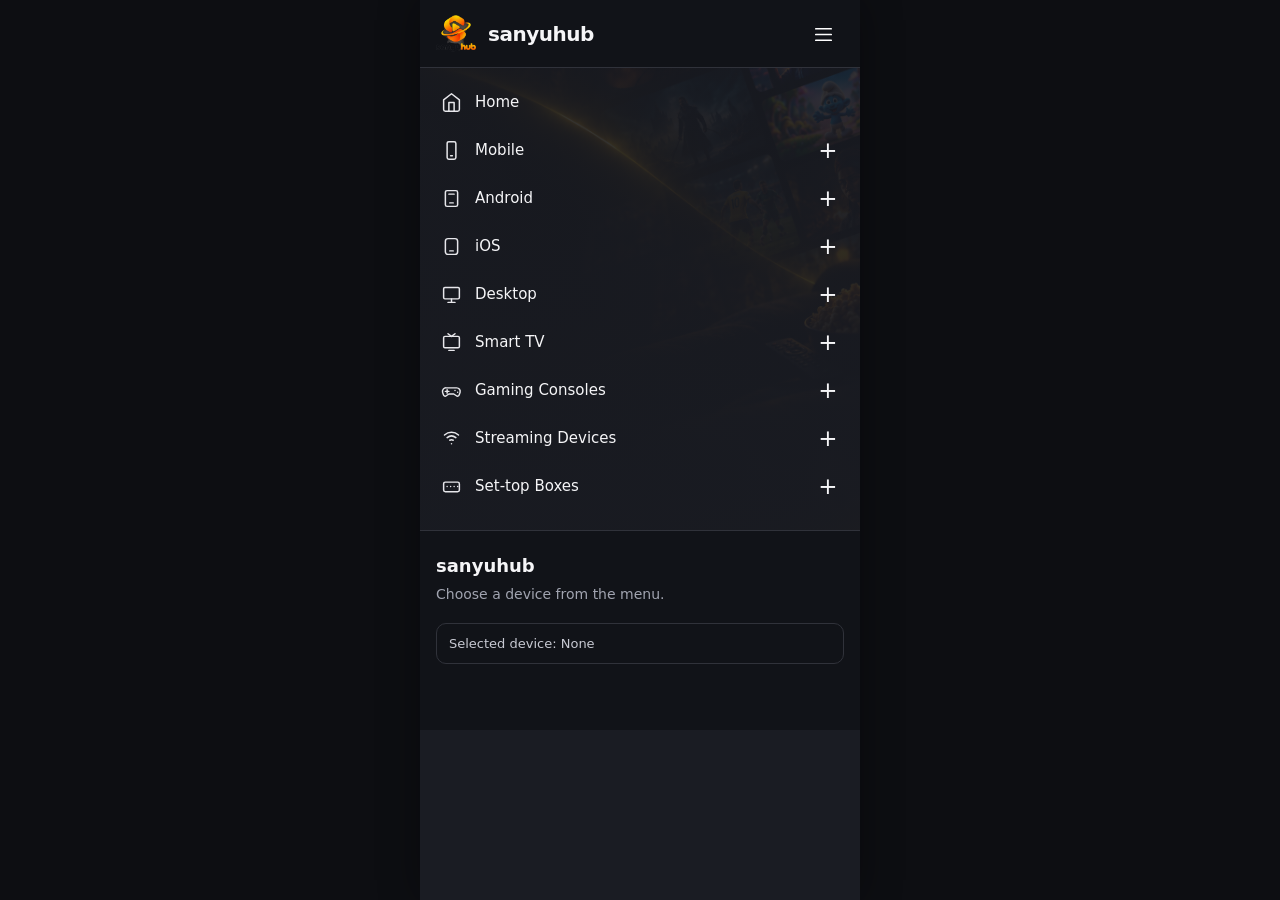
<file: sanyuhub-device-sidebar.html>
<!doctype html>
<html lang="en">
<head>
  <meta charset="utf-8">
  <meta name="viewport" content="width=device-width, initial-scale=1">
  <meta name="theme-color" content="#111318">
  <title>sanyuhub — Device Menu</title>
  <link rel="icon" type="image/x-icon" href="/assets/favicon.ico">
  <link rel="apple-touch-icon" href="/assets/apple-touch-icon.png">
  <style>
    :root {
      color-scheme: dark;
      --header: #111318;
      --sidebar: #1a1c23;
      --hover: #292b35;
      --line: #30323a;
      --text: #f5f5f7;
      --muted: #c8cad3;
    }
    * { box-sizing: border-box; }
    html, body { margin: 0; min-height: 100%; font-family: Inter, system-ui, -apple-system, BlinkMacSystemFont, "Segoe UI", sans-serif; background: #0d0e12; color: var(--text); overflow-x: clip; }
    button { font: inherit; }
    .app { width: min(100%, 440px); min-height: 100vh; margin: 0 auto; background: var(--sidebar); box-shadow: 0 0 40px #0005; }
    .header { height: 68px; display: flex; align-items: center; gap: 12px; padding: 0 16px; background: var(--header); border-bottom: 1px solid var(--line); position: sticky; top: 0; z-index: 100; }
    .logo { width: 40px; height: 40px; object-fit: contain; flex-shrink: 0; }
    .brand { font-size: 20px; font-weight: 750; letter-spacing: -.5px; }
    .menu-toggle { margin-left: auto; width: 42px; height: 42px; display: grid; place-items: center; border: 0; border-radius: 9px; background: transparent; color: white; cursor: pointer; }
    .menu-toggle:hover, .menu-toggle:focus-visible { background: var(--hover); outline: none; }
    .menu-toggle svg { width: 23px; height: 23px; }
    .sidebar { padding: 10px 8px 20px; background: linear-gradient(rgba(26, 28, 35, 0.88), rgba(26, 28, 35, 0.94)), url('/assets/homepage-hero.png'); background-position: center; background-size: cover; background-repeat: no-repeat; position: sticky; top: 68px; max-height: calc(100vh - 68px); overflow-y: auto; z-index: 90; }
    .category { border-radius: 9px; overflow: hidden; }
    .category-button { width: 100%; min-height: 48px; display: flex; align-items: center; gap: 13px; padding: 10px 12px; border: 0; border-radius: 9px; color: var(--text); background: transparent; text-align: left; cursor: pointer; }
    .category-button:hover, .category-button:focus-visible { background: var(--hover); outline: none; }
    .category-icon { width: 22px; height: 22px; flex: 0 0 22px; display: grid; place-items: center; color: #e7e7eb; }
    .category-icon svg { width: 21px; height: 21px; stroke: currentColor; fill: none; stroke-width: 1.7; stroke-linecap: round; stroke-linejoin: round; }
    .category-name { flex: 1; font-size: 15px; font-weight: 520; }
    .toggle-symbol { width: 24px; height: 24px; display: grid; place-items: center; font-size: 23px; line-height: 1; font-weight: 350; }
    .devices { display: none; padding: 0 12px 8px 47px; }
    .category.open .devices { display: block; animation: reveal .16s ease-out; }
    a.category-button { text-decoration: none; }
    .category-button.selected { background: var(--hover); color: white; font-weight: 600; }
    .device { display: flex; align-items: center; gap: 8px; width: 100%; min-height: 40px; padding: 8px 0 8px 12px; border: 0; border-left: 1px solid #555864; background: transparent; color: var(--muted); text-align: left; font-size: 14px; cursor: pointer; text-decoration: none; }
    .device-icon { width: 18px; height: 18px; flex: 0 0 18px; display: grid; place-items: center; color: inherit; }
    .device-icon svg { width: 16px; height: 16px; stroke: currentColor; fill: none; stroke-width: 1.7; stroke-linecap: round; stroke-linejoin: round; }
    .device:hover, .device:focus-visible { color: white; background: #ffffff08; outline: none; }
    .device.selected { color: white; }
    .workspace { padding: 24px 16px; border-top: 1px solid var(--line); background: #111318; min-height: 200px; }
    .workspace h2 { margin: 0 0 8px; font-size: 18px; }
    .workspace p { margin: 0; color: #a1a4b0; font-size: 14px; line-height: 1.5; }
    .status { margin-top: 18px; padding: 12px; border: 1px solid #30323a; border-radius: 10px; color: #c8cad3; font-size: 13px; }
    @keyframes reveal { from { opacity: 0; transform: translateY(-4px); } to { opacity: 1; transform: translateY(0); } }
    @media (prefers-reduced-motion: reduce) { *, *::before, *::after { animation-duration: .01ms !important; transition-duration: .01ms !important; } }

    button, .category-button, .device, .menu-toggle {
      transition: transform 150ms cubic-bezier(0.2, 0, 0, 1), background-color 150ms ease, color 150ms ease;
      will-change: transform;
      -webkit-tap-highlight-color: transparent;
    }
    button:not([disabled]):active, button:not([disabled]).is-pressed,
    .category-button:active, .category-button.is-pressed,
    .device:active, .device.is-pressed,
    .menu-toggle:active, .menu-toggle.is-pressed {
      transform: scale(0.96) !important;
      transition-duration: 120ms;
    }

  </style>
</head>
<body>
  <main class="app">
    <header class="header">
      <img class="logo" src="/assets/sanyuhub-logo.png" alt="sanyuhub logo" width="40" height="40">
      <div class="brand">sanyuhub</div>
      <button class="menu-toggle" id="menuToggle" aria-label="Toggle sidebar" aria-expanded="true" aria-controls="sidebar">
        <svg viewBox="0 0 24 24" aria-hidden="true"><path d="M4 6h16M4 12h16M4 18h16" stroke="currentColor" stroke-width="1.8" stroke-linecap="round"/></svg>
      </button>
    </header>

    <nav class="sidebar" id="sidebar" aria-label="Devices">
      <section class="category" data-category="Home">
        <button class="category-button" data-home="true">
          <span class="category-icon" aria-hidden="true"><svg viewBox="0 0 24 24"><path d="m3 9 9-7 9 7v11a2 2 0 0 1-2 2H5a2 2 0 0 1-2-2z"/><polyline points="9 22 9 12 15 12 15 22"/></svg></span>
          <span class="category-name">Home</span>
        </button>
      </section>
      <section class="category" data-category="Mobile">
        <button class="category-button" aria-expanded="false">
          <span class="category-icon" aria-hidden="true"><svg viewBox="0 0 24 24"><rect x="7" y="2" width="10" height="20" rx="2"/><path d="M11 18h2"/></svg></span>
          <span class="category-name">Mobile</span><span class="toggle-symbol" aria-hidden="true">+</span>
        </button>
        <div class="devices">
          <button class="device"><span class="device-icon" aria-hidden="true"><svg viewBox="0 0 24 24"><circle cx="12" cy="12" r="10"/><path d="M12 2a14.5 14.5 0 0 0 0 20 14.5 14.5 0 0 0 0-20"/><path d="M2 12h20"/></svg></span>Website</button>
        </div>
      </section>
      <section class="category" data-category="Android">
        <button class="category-button" aria-expanded="false">
          <span class="category-icon" aria-hidden="true"><svg viewBox="0 0 24 24"><rect x="5" y="3" width="14" height="18" rx="2"/><path d="M9 7h6M10 17h4"/></svg></span>
          <span class="category-name">Android</span><span class="toggle-symbol" aria-hidden="true">+</span>
        </button>
        <div class="devices"><button class="device">Android Phones</button><button class="device">Android Tablets</button></div>
      </section>
      <section class="category" data-category="iOS">
        <button class="category-button" aria-expanded="false">
          <span class="category-icon" aria-hidden="true"><svg viewBox="0 0 24 24"><rect x="5" y="3" width="14" height="18" rx="3"/><path d="M10 17h4"/></svg></span>
          <span class="category-name">iOS</span><span class="toggle-symbol" aria-hidden="true">+</span>
        </button>
        <div class="devices"><button class="device">iPhone</button><button class="device">iPad</button></div>
      </section>
      <section class="category" data-category="Desktop">
        <button class="category-button" aria-expanded="false">
          <span class="category-icon" aria-hidden="true"><svg viewBox="0 0 24 24"><rect x="3" y="4" width="18" height="13" rx="1.5"/><path d="M8 21h8M12 17v4"/></svg></span>
          <span class="category-name">Desktop</span><span class="toggle-symbol" aria-hidden="true">+</span>
        </button>
        <div class="devices"><button class="device">Windows</button><button class="device">macOS</button><button class="device">Linux</button><button class="device">Chromebook</button></div>
      </section>
      <section class="category" data-category="Smart TV">
        <button class="category-button" aria-expanded="false">
          <span class="category-icon" aria-hidden="true"><svg viewBox="0 0 24 24"><rect x="3" y="5" width="18" height="13" rx="1.5"/><path d="m8 2 4 3 4-3M9 21h6"/></svg></span>
          <span class="category-name">Smart TV</span><span class="toggle-symbol" aria-hidden="true">+</span>
        </button>
        <div class="devices"><button class="device">Samsung Smart TV</button><button class="device">LG Smart TV</button><button class="device">Android TV</button><button class="device">Google TV</button><button class="device">Hisense Smart TV</button></div>
      </section>
      <section class="category" data-category="Gaming Consoles">
        <button class="category-button" aria-expanded="false">
          <span class="category-icon" aria-hidden="true"><svg viewBox="0 0 24 24"><path d="M6 9h12a4 4 0 0 1 3.8 5l-1 3a2 2 0 0 1-3.2 1l-3-2H9l-3 2a2 2 0 0 1-3.2-1l-1-3A4 4 0 0 1 6 9Z"/><path d="M7 11v4M5 13h4M16 12h.01M19 14h.01"/></svg></span>
          <span class="category-name">Gaming Consoles</span><span class="toggle-symbol" aria-hidden="true">+</span>
        </button>
        <div class="devices"><button class="device">PlayStation</button><button class="device">Xbox</button></div>
      </section>
      <section class="category" data-category="Streaming Devices">
        <button class="category-button" aria-expanded="false">
          <span class="category-icon" aria-hidden="true"><svg viewBox="0 0 24 24"><path d="M4 8a12 12 0 0 1 16 0M7 11a8 8 0 0 1 10 0M10 14a4 4 0 0 1 4 0M12 18h.01"/></svg></span>
          <span class="category-name">Streaming Devices</span><span class="toggle-symbol" aria-hidden="true">+</span>
        </button>
        <div class="devices"><button class="device">Apple TV</button><button class="device">Amazon Fire TV</button><button class="device">Chromecast</button><button class="device">Roku</button></div>
      </section>
      <section class="category" data-category="Set-top Boxes">
        <button class="category-button" aria-expanded="false">
          <span class="category-icon" aria-hidden="true"><svg viewBox="0 0 24 24"><rect x="3" y="7" width="18" height="11" rx="2"/><path d="M7 12h.01M11 12h.01M15 12h.01M19 12h.01"/></svg></span>
          <span class="category-name">Set-top Boxes</span><span class="toggle-symbol" aria-hidden="true">+</span>
        </button>
        <div class="devices"><button class="device">Android TV Boxes</button><button class="device">Compatible Cable Boxes</button></div>
      </section>
    </nav>

    <section class="workspace" aria-live="polite">
      <h2 id="workspaceTitle">sanyuhub</h2>
      <p id="workspaceText">Choose a device from the menu.</p>
      <div class="status" id="workspaceStatus">Selected device: None</div>
    </section>
  </main>

  <script>
    const menuToggle = document.getElementById('menuToggle');
    const sidebar = document.getElementById('sidebar');
    menuToggle.addEventListener('click', () => {
      const isVisible = !sidebar.hidden;
      sidebar.hidden = isVisible;
      menuToggle.setAttribute('aria-expanded', String(!isVisible));
    });

    document.querySelectorAll('.category-button').forEach(button => {
      button.addEventListener('click', () => {
        if (button.dataset.home === "true") {
          document.querySelectorAll('.device.selected, .category-button.selected').forEach(el => el.classList.remove('selected'));
          button.classList.add('selected');
          document.getElementById('workspaceTitle').textContent = 'sanyuhub';
          document.getElementById('workspaceText').textContent = 'Choose a device from the menu.';
          document.getElementById('workspaceStatus').textContent = 'Selected device: None';
          return;
        }
        const toggleSymbol = button.querySelector('.toggle-symbol');
        if (!toggleSymbol) return;
        const category = button.closest('.category');
        const isOpen = category.classList.toggle('open');
        button.setAttribute('aria-expanded', String(isOpen));
        toggleSymbol.textContent = isOpen ? '−' : '+';
      });
    });

    document.querySelectorAll('.device').forEach(button => {
      button.addEventListener('click', () => {
        document.querySelectorAll('.device.selected, .category-button.selected').forEach(el => el.classList.remove('selected'));
        button.classList.add('selected');
        const category = button.closest('.category').dataset.category;
        const text = button.textContent.trim();
        document.getElementById('workspaceTitle').textContent = text;
        document.getElementById('workspaceText').textContent = 'You selected ' + text + ' under ' + category + '.';
        document.getElementById('workspaceStatus').textContent = 'Selected device: ' + text;
      });
    });
  </script>
</body>
</html>
</file>
<file: src/styles/theme.css>
/* Theme Tokens for sanyuhub Yellow Brand Identity */
:root {
  --color-background: #0b0c0f;
  --color-surface: #15171c;
  --color-surface-elevated: #1d2026;
  --color-text-primary: #ffffff;
  --color-text-secondary: #b5b9c3;
  --color-accent: #ffd43b;
  --color-accent-hover: #ffe16a;
  --color-border: #2c3038;
  --color-focus: #ffe16a;
  --color-danger: #f87171;
  --color-success: #34d399;

  /* Sidebar preservation variables */
  --header: #111318;
  --sidebar: #1a1c23;
  --hover: #292b35;
  --line: #30323a;
  --text: #f5f5f7;
  --muted: #a4a9b4;
}

/* Centralized Brand Name Component */
.brand-name {
  display: inline-flex;
  align-items: center;
  font-weight: 750;
  letter-spacing: -0.03em;
}

.brand-name__sanyu {
  color: #ffffff;
}

.brand-name__hub {
  color: var(--color-accent);
}

/* SECTION GEOMETRY, DEPTH & LAYERING SYSTEM */

/* Base Section Structure with Layering Context */
.section-story {
  padding: 48px 20px;
  display: flex;
  flex-direction: column;
  align-items: center;
  text-align: center;
  position: relative;
  width: 100%;
  box-sizing: border-box;
  overflow: visible;
  transition: transform 0.3s ease, box-shadow 0.3s ease;
}

/* Depth Glow Behind Section Content */
.section-story::before {
  content: '';
  position: absolute;
  inset: 0;
  background: radial-gradient(circle at 50% 30%, rgba(255, 212, 59, 0.035) 0%, transparent 65%);
  pointer-events: none;
  z-index: 0;
}

.section-story > * {
  position: relative;
  z-index: 2;
}

/* Distinct Organic Silhouettes & Overlapping Stacking Contexts */

/* 1. Hero Section Silhouette */
.section-hero {
  z-index: 10;
  border-radius: 0 0 36px 18px;
  margin-bottom: 0;
  padding-bottom: 56px;
  box-shadow: 0 12px 28px rgba(0, 0, 0, 0.4);
}

/* 2. Overview / About Section Silhouette (Asymmetric Inset & Overlap) */
.section-overview {
  z-index: 20;
  width: calc(100% - 12px);
  margin-left: auto;
  margin-right: auto;
  margin-top: -24px;
  border-radius: 28px 12px 32px 18px;
  border: 1px solid rgba(255, 212, 59, 0.12);
  box-shadow: 0 -12px 32px rgba(0, 0, 0, 0.65), 0 12px 28px rgba(0, 0, 0, 0.4);
  padding: 52px 22px 44px;
}

/* 3. Simple Setup Section Silhouette (Concave Emerge & Wide Bounds) */
.section-setup {
  z-index: 30;
  width: 100%;
  margin-top: -28px;
  border-radius: 20px 32px 16px 28px;
  border-top: 1px solid rgba(255, 212, 59, 0.15);
  box-shadow: 0 -10px 30px rgba(0, 0, 0, 0.6), 0 14px 32px rgba(0, 0, 0, 0.45);
  padding: 56px 20px 48px;
}

/* 4. Directory Grid Section Silhouette (Asymmetric Arc & Layer Depth) */
.section-directory {
  z-index: 40;
  width: calc(100% - 10px);
  margin-left: auto;
  margin-right: auto;
  margin-top: -24px;
  border-radius: 32px 16px 28px 24px;
  border: 1px solid rgba(255, 212, 59, 0.14);
  box-shadow: 0 -14px 36px rgba(0, 0, 0, 0.7), 0 16px 36px rgba(0, 0, 0, 0.5);
  padding: 52px 20px 44px;
}

/* 5. Capabilities / Features Section Silhouette (Organic Convex) */
.section-capabilities {
  z-index: 50;
  width: 100%;
  margin-top: -26px;
  border-radius: 18px 28px 24px 32px;
  border-top: 1px solid rgba(255, 212, 59, 0.12);
  box-shadow: 0 -12px 32px rgba(0, 0, 0, 0.65), 0 14px 32px rgba(0, 0, 0, 0.45);
  padding: 54px 20px 48px;
}

/* 6. CTA / Final Section Silhouette (Curved Dome Cap) */
.section-cta {
  z-index: 60;
  width: 100%;
  margin-top: -24px;
  border-radius: 36px 36px 0 0;
  border-top: 1px solid rgba(255, 212, 59, 0.2);
  box-shadow: 0 -16px 40px rgba(0, 0, 0, 0.75);
  padding: 58px 20px 52px;
}

/* Contact Us & Support Center Styles */
.contact-container {
  width: 100%;
  max-width: 480px;
  margin: 0 auto;
  display: flex;
  flex-direction: column;
  gap: 20px;
}

.contact-nav-header {
  display: flex;
  align-items: center;
  gap: 12px;
  margin-bottom: 8px;
  width: 100%;
}

.btn-back {
  display: inline-flex;
  align-items: center;
  justify-content: center;
  width: 38px;
  height: 38px;
  border-radius: 10px;
  background: var(--color-surface-elevated);
  border: 1px solid var(--color-border);
  color: #ffffff;
  cursor: pointer;
  transition: background 0.15s ease, border-color 0.15s ease;
}

.btn-back:hover, .btn-back:focus-visible {
  background: var(--hover);
  border-color: var(--color-accent);
  outline: none;
}

.contact-title-compact {
  font-size: 20px;
  font-weight: 700;
  color: #ffffff;
  margin: 0;
}

/* Category Grid & List */
.support-category-list {
  display: flex;
  flex-direction: column;
  gap: 10px;
  width: 100%;
}

.support-cat-item {
  display: flex;
  align-items: flex-start;
  gap: 14px;
  padding: 14px 16px;
  background: var(--color-surface);
  border: 1px solid var(--color-border);
  border-radius: 14px;
  cursor: pointer;
  text-align: left;
  width: 100%;
  color: inherit;
  transition: background 0.2s ease, border-color 0.2s ease, transform 0.15s ease;
  position: relative;
  outline: none;
}

.support-cat-item:hover, .support-cat-item:focus-visible {
  background: var(--color-surface-elevated);
  border-color: rgba(255, 212, 59, 0.4);
  transform: translateY(-1px);
}

.support-cat-item.active {
  border-color: var(--color-accent);
  background: var(--color-surface-elevated);
  box-shadow: 0 0 12px rgba(255, 212, 59, 0.15);
}

.support-cat-icon {
  width: 40px;
  height: 40px;
  border-radius: 10px;
  background: rgba(255, 212, 59, 0.12);
  color: var(--color-accent);
  display: grid;
  place-items: center;
  flex-shrink: 0;
}

.support-cat-icon svg {
  width: 20px;
  height: 20px;
  stroke: currentColor;
  fill: none;
  stroke-width: 1.8;
}

.support-cat-content {
  flex: 1;
  min-width: 0;
}

.support-cat-title {
  margin: 0 0 4px;
  font-size: 15px;
  font-weight: 650;
  color: #ffffff;
  display: flex;
  align-items: center;
  gap: 8px;
}

.support-cat-num {
  font-size: 11px;
  padding: 2px 6px;
  border-radius: 6px;
  background: rgba(255, 255, 255, 0.08);
  color: var(--color-text-secondary);
  font-weight: 600;
}

.support-cat-desc {
  margin: 0;
  font-size: 13px;
  color: var(--color-text-secondary);
  line-height: 1.45;
}

.support-cat-arrow {
  color: var(--muted);
  flex-shrink: 0;
  margin-top: 2px;
}

/* Category Detail View Modal/Card */
.category-detail-card {
  background: var(--color-surface-elevated);
  border: 1px solid var(--color-accent);
  border-radius: 16px;
  padding: 20px;
  margin-bottom: 20px;
  box-shadow: 0 8px 24px rgba(0, 0, 0, 0.4);
  animation: reveal 0.2s ease-out;
}

.category-detail-header {
  display: flex;
  align-items: center;
  gap: 12px;
  margin-bottom: 12px;
  border-bottom: 1px solid var(--color-border);
  padding-bottom: 12px;
}

.category-detail-header h3 {
  margin: 0;
  font-size: 17px;
  font-weight: 700;
  color: #ffffff;
}

.grounded-options-list {
  display: flex;
  flex-direction: column;
  gap: 8px;
  margin: 14px 0;
}

.grounded-option-item {
  display: flex;
  align-items: flex-start;
  gap: 10px;
  padding: 10px 12px;
  background: rgba(255, 255, 255, 0.03);
  border: 1px solid var(--color-border);
  border-radius: 10px;
  font-size: 13.5px;
  color: var(--text);
}

.grounded-option-item svg {
  width: 16px;
  height: 16px;
  color: var(--color-accent);
  flex-shrink: 0;
  margin-top: 2px;
}

/* Direct Message Form */
.dm-section {
  background: var(--color-surface);
  border: 1px solid var(--color-border);
  border-radius: 20px;
  padding: 22px 18px;
  width: 100%;
  box-shadow: 0 8px 24px rgba(0, 0, 0, 0.4);
}

.dm-title {
  margin: 0 0 6px;
  font-size: 18px;
  font-weight: 700;
  color: #ffffff;
}

.dm-sub {
  margin: 0 0 20px;
  font-size: 13.5px;
  color: var(--color-text-secondary);
  line-height: 1.5;
}

.form-group {
  display: flex;
  flex-direction: column;
  gap: 6px;
  margin-bottom: 18px;
  position: relative;
  width: 100%;
}

.form-label {
  font-size: 13.5px;
  font-weight: 600;
  color: #ffffff;
  display: flex;
  align-items: center;
  justify-content: space-between;
}

.required-asterisk {
  color: var(--color-accent);
  margin-left: 3px;
}

.form-control {
  width: 100%;
  min-height: 48px;
  padding: 12px 14px;
  background: var(--color-background);
  border: 1px solid var(--color-border);
  border-radius: 10px;
  color: #ffffff;
  font-size: 15px;
  transition: border-color 0.15s ease, box-shadow 0.15s ease;
  outline: none;
  font-family: inherit;
}

.form-control:focus {
  border-color: var(--color-accent);
  box-shadow: 0 0 0 2px rgba(255, 212, 59, 0.2);
}

.form-control.is-invalid {
  border-color: var(--color-danger);
}

textarea.form-control {
  min-height: 120px;
  resize: vertical;
  line-height: 1.5;
}

.field-error {
  font-size: 12.5px;
  color: var(--color-danger);
  margin-top: 2px;
  display: flex;
  align-items: center;
  gap: 4px;
}

.char-counter {
  font-size: 11.5px;
  color: var(--color-text-secondary);
  text-align: right;
  margin-top: 2px;
}

/* Searchable Country Selector UI */
.country-select-btn {
  display: flex;
  align-items: center;
  justify-content: space-between;
  text-align: left;
  cursor: pointer;
  background: var(--color-background);
}

.country-flag-icon {
  font-size: 18px;
  margin-right: 8px;
  line-height: 1;
  display: inline-block;
}

.country-modal-backdrop {
  display: none;
  position: fixed;
  top: 0;
  left: 0;
  right: 0;
  bottom: 0;
  background: rgba(0, 0, 0, 0.8);
  backdrop-filter: blur(4px);
  z-index: 200;
  place-items: center;
  padding: 16px;
}

.country-modal-backdrop.open {
  display: grid;
}

.country-modal {
  width: 100%;
  max-width: 440px;
  max-height: 80vh;
  background: var(--color-surface-elevated);
  border: 1px solid var(--color-border);
  border-radius: 16px;
  display: flex;
  flex-direction: column;
  overflow: hidden;
  box-shadow: 0 12px 36px rgba(0, 0, 0, 0.6);
}

.country-modal-header {
  display: flex;
  align-items: center;
  justify-content: space-between;
  padding: 14px 16px;
  border-bottom: 1px solid var(--color-border);
}

.country-modal-header h4 {
  margin: 0;
  font-size: 16px;
  color: #ffffff;
}

.btn-close-modal {
  background: transparent;
  border: none;
  color: var(--muted);
  font-size: 22px;
  cursor: pointer;
  width: 32px;
  height: 32px;
  display: grid;
  place-items: center;
  border-radius: 8px;
}

.btn-close-modal:hover {
  background: var(--hover);
  color: #ffffff;
}

.country-search-box {
  padding: 12px 16px;
  border-bottom: 1px solid var(--color-border);
}

.country-search-input {
  width: 100%;
  padding: 10px 12px;
  background: var(--color-background);
  border: 1px solid var(--color-border);
  border-radius: 8px;
  color: #ffffff;
  font-size: 14.5px;
  outline: none;
}

.country-search-input:focus {
  border-color: var(--color-accent);
}

.country-list-scroll {
  overflow-y: auto;
  max-height: 360px;
  padding: 8px;
}

.country-option-item {
  display: flex;
  align-items: center;
  gap: 12px;
  padding: 10px 12px;
  border: 0;
  border-radius: 8px;
  background: transparent;
  color: var(--text);
  width: 100%;
  text-align: left;
  font-size: 14.5px;
  cursor: pointer;
  transition: background 0.15s ease;
}

.country-option-item:hover, .country-option-item:focus-visible {
  background: var(--hover);
  outline: none;
}

.country-option-item.selected {
  background: rgba(255, 212, 59, 0.15);
  color: var(--color-accent);
  font-weight: 600;
}

/* Alert banners */
.alert-banner {
  padding: 14px 16px;
  border-radius: 12px;
  font-size: 14px;
  line-height: 1.5;
  margin-bottom: 16px;
  display: flex;
  align-items: flex-start;
  gap: 10px;
}

.alert-success {
  background: rgba(52, 211, 153, 0.12);
  border: 1px solid rgba(52, 211, 153, 0.35);
  color: var(--color-success);
}

.alert-error {
  background: rgba(248, 113, 113, 0.12);
  border: 1px solid rgba(248, 113, 113, 0.35);
  color: var(--color-danger);
}

/* Spinner */
.spinner {
  width: 18px;
  height: 18px;
  border: 2px solid rgba(0, 0, 0, 0.2);
  border-top-color: #000;
  border-radius: 50%;
  animation: spin 0.6s linear infinite;
  display: inline-block;
}

@keyframes spin {
  to { transform: rotate(360deg); }
}

@media (max-width: 480px) {
  .support-cat-item {
    padding: 12px 14px;
    gap: 12px;
  }
  .support-cat-icon {
    width: 36px;
    height: 36px;
  }
  .form-control {
    font-size: 16px; /* Prevents auto-zoom on iOS safari */
  }
}

/* Curved Section Dividers & Soft Boundary Transitions */
.section-divider {
  display: block;
  width: calc(100% + 40px);
  margin-left: -20px;
  margin-right: -20px;
  height: 36px;
  margin-top: 24px;
  margin-bottom: -48px;
  padding: 0;
  pointer-events: none;
  position: relative;
  z-index: 5;
  overflow: hidden;
  line-height: 0;
  flex-shrink: 0;
}

@media (min-width: 480px) {
  .section-divider {
    height: 48px;
  }
}

.section-divider path {
  transition: fill 0.2s ease;
}

/* Section Color Fill Helpers */
.fill-bg { fill: var(--color-background) !important; color: var(--color-background) !important; }
.fill-surface { fill: var(--color-surface) !important; color: var(--color-surface) !important; }
.fill-card { fill: var(--color-surface-elevated) !important; color: var(--color-surface-elevated) !important; }
.fill-footer { fill: #111318 !important; color: #111318 !important; }

/* Divider Position Alignment */
.divider-bottom {
  margin-bottom: -48px;
}

.divider-top {
  margin-top: -48px;
}

/* Curved Footer Separator */
.footer-divider-curved {
  width: 100%;
  height: 12px;
  margin: 18px 0;
  background: radial-gradient(ellipse 80% 100% at 50% 0%, rgba(255, 212, 59, 0.25) 0%, rgba(52, 57, 68, 0.4) 60%, transparent 100%);
  border-radius: 50%;
  opacity: 0.8;
}

/* Organic Curved Contours for Large Content Regions */
.visual-container {
  border-radius: 24px 18px 28px 20px;
  overflow: hidden;
  box-shadow: 0 16px 36px rgba(0, 0, 0, 0.45);
  position: relative;
}

.visual-container::after {
  content: '';
  position: absolute;
  inset: 0;
  border-radius: inherit;
  border: 1px solid rgba(255, 212, 59, 0.2);
  pointer-events: none;
}

.dm-section {
  border-radius: 24px 24px 20px 20px;
  position: relative;
  overflow: hidden;
}

.dm-section::before {
  content: '';
  position: absolute;
  top: -24px;
  left: 10%;
  right: 10%;
  height: 48px;
  background: radial-gradient(ellipse at center, rgba(255, 212, 59, 0.08) 0%, transparent 70%);
  pointer-events: none;
  border-radius: 50%;
}

.pinned-container {
  position: relative;
}

.pinned-container::before {
  content: '';
  position: absolute;
  top: 0;
  left: 0;
  right: 0;
  height: 100px;
  background: radial-gradient(ellipse 70% 80% at 50% 0%, rgba(255, 212, 59, 0.04) 0%, transparent 100%);
  pointer-events: none;
}
</file>
<file: src/styles/animations.css>
/* Animations and Keyframes CSS Module */
@keyframes fadeIn {
  from { opacity: 0; }
  to { opacity: 1; }
}

@keyframes slideUp {
  from { opacity: 0; transform: translateY(20px); }
  to { opacity: 1; transform: translateY(0); }
}

@keyframes pulseGlow {
  0%, 100% { box-shadow: 0 0 15px rgba(255, 212, 59, 0.2); }
  50% { box-shadow: 0 0 25px rgba(255, 212, 59, 0.4); }
}

/* Skeleton Shimmer Animations */
@keyframes shimmer {
  0% { background-position: -200% 0; }
  100% { background-position: 200% 0; }
}

.skeleton {
  background: linear-gradient(90deg, #1a1c23 25%, #272a36 37%, #1a1c23 63%);
  background-size: 200% 100%;
  animation: shimmer 1.5s infinite linear;
  border-radius: 8px;
  display: block;
}

.skeleton-pill {
  width: 110px;
  height: 24px;
  border-radius: 20px;
  margin-bottom: 16px;
}

.skeleton-title {
  width: 75%;
  height: 38px;
  margin: 0 auto 16px;
  border-radius: 8px;
}

.skeleton-lead {
  width: 85%;
  height: 20px;
  margin: 0 auto 24px;
  border-radius: 6px;
}

.skeleton-btn {
  width: 100%;
  max-width: 320px;
  height: 48px;
  border-radius: 24px;
  margin: 8px auto;
}

.skeleton-card {
  width: 100%;
  height: 80px;
  border-radius: 14px;
  margin-bottom: 12px;
}

.skeleton-mockup {
  width: 100%;
  height: 220px;
  border-radius: 16px;
  margin-top: 20px;
}

.img-loading {
  opacity: 0;
  transition: opacity 0.3s ease-in-out;
}

.img-loaded {
  opacity: 1;
}

.img-fallback-wrapper {
  width: 100%;
  height: 100%;
  display: flex;
  align-items: center;
  justify-content: center;
  background: rgba(255, 255, 255, 0.04);
  border-radius: inherit;
  color: #b5b9c3;
  padding: 16px;
}
</file>
<file: src/styles/motion.css>
/* Motion utilities and Scroll-driven Animation States */

/* Section Entrance Animation — Upward Rise from Below */
.anim-section-rise {
  opacity: 0;
  transform: translateY(50px);
  transition: opacity 0.75s cubic-bezier(0.16, 1, 0.3, 1),
              transform 0.75s cubic-bezier(0.16, 1, 0.3, 1);
  will-change: opacity, transform;
}
.anim-section-rise.visible {
  opacity: 1;
  transform: translateY(0);
}

.anim-zoom-in {
  opacity: 0.85;
  transform: scale(0.82);
  transition: opacity 0.4s ease-out, transform 0.4s ease-out;
  will-change: opacity, transform;
}
.anim-zoom-in.visible {
  opacity: 1;
  transform: scale(1);
}

.anim-zoom-out {
  opacity: 1;
  transform: scale(1);
  transition: opacity 0.4s ease-out, transform 0.4s ease-out;
  will-change: opacity, transform;
}
.anim-zoom-out.scrolled-out {
  opacity: 0.85;
  transform: scale(0.78);
}

.anim-stagger-word span {
  display: inline-block;
  opacity: 0;
  transform: translateY(8px);
  transition: opacity 0.35s ease-out, transform 0.35s ease-out;
}
.anim-stagger-word.visible span {
  opacity: 1;
  transform: translateY(0);
}

.anim-blur-focus {
  opacity: 0;
  filter: blur(5px);
  transform: translateY(10px);
  transition: opacity 0.5s ease-out, filter 0.5s ease-out, transform 0.5s ease-out;
  will-change: opacity, filter, transform;
}
.anim-blur-focus.visible {
  opacity: 1;
  filter: blur(0);
  transform: translateY(0);
}

.anim-parallax {
  will-change: transform;
  transition: transform 0.1s linear;
}

/* Inner Content Blocks — Alternating Horizontal Reveals */
.anim-slide-left {
  opacity: 0;
  transform: translateX(-45px);
  transition: opacity 0.65s cubic-bezier(0.16, 1, 0.3, 1),
              transform 0.65s cubic-bezier(0.16, 1, 0.3, 1);
  transition-delay: var(--stagger-delay, 0ms);
  will-change: opacity, transform;
}
.anim-slide-left.visible {
  opacity: 1;
  transform: translateX(0);
}

.anim-slide-right {
  opacity: 0;
  transform: translateX(45px);
  transition: opacity 0.65s cubic-bezier(0.16, 1, 0.3, 1),
              transform 0.65s cubic-bezier(0.16, 1, 0.3, 1);
  transition-delay: var(--stagger-delay, 0ms);
  will-change: opacity, transform;
}
.anim-slide-right.visible {
  opacity: 1;
  transform: translateX(0);
}

.anim-pinned {
  position: relative;
  z-index: 10;
}
@media (min-width: 768px) {
  .anim-pinned {
    position: sticky;
    top: 84px;
  }
}

/* Global Button Click & Tap Animations */
button,
.btn-primary,
.btn-secondary,
.menu-toggle,
.category-button,
.device,
.cat-card,
.footer-links a,
a.btn-primary,
a.btn-secondary,
a.cat-card,
[role="button"] {
  transition: transform 150ms cubic-bezier(0.2, 0, 0, 1),
              background-color 150ms ease,
              border-color 150ms ease,
              box-shadow 150ms ease,
              filter 150ms ease;
  will-change: transform;
  -webkit-tap-highlight-color: transparent;
}

/* Hover brightness enhancement */
button:not([disabled]):not([aria-disabled="true"]):hover,
.btn-primary:not([disabled]):not([aria-disabled="true"]):hover,
.btn-secondary:not([disabled]):not([aria-disabled="true"]):hover,
.category-button:hover,
.device:hover,
.menu-toggle:hover,
.cat-card:hover,
[role="button"]:not([disabled]):hover {
  filter: brightness(1.06);
}

/* Active Press & Tap Animation (Scale down to ~0.96) */
button:not([disabled]):not([aria-disabled="true"]):active,
button:not([disabled]):not([aria-disabled="true"]).is-pressed,
.btn-primary:not([disabled]):not([aria-disabled="true"]):active,
.btn-primary:not([disabled]):not([aria-disabled="true"]).is-pressed,
.btn-secondary:not([disabled]):not([aria-disabled="true"]):active,
.btn-secondary:not([disabled]):not([aria-disabled="true"]).is-pressed,
a.btn-primary:not([disabled]):not([aria-disabled="true"]):active,
a.btn-primary:not([disabled]):not([aria-disabled="true"]).is-pressed,
a.btn-secondary:not([disabled]):not([aria-disabled="true"]):active,
a.btn-secondary:not([disabled]):not([aria-disabled="true"]).is-pressed,
.menu-toggle:active,
.menu-toggle.is-pressed,
.category-button:active,
.category-button.is-pressed,
.device:active,
.device.is-pressed,
.cat-card:active,
.cat-card.is-pressed {
  transform: scale(0.96) !important;
  filter: brightness(0.92);
  transition-duration: 120ms;
}

/* Keyboard Focus Indicators */
button:focus-visible,
a:focus-visible,
.category-button:focus-visible,
.device:focus-visible,
.menu-toggle:focus-visible,
.cat-card:focus-visible,
select:focus-visible {
  outline: 2px solid var(--color-accent, #ffd43b);
  outline-offset: 3px;
}

/* Disabled & Coming Soon Buttons */
button[disabled],
button[aria-disabled="true"],
.btn-disabled,
.btn-unsupported {
  transform: none !important;
  cursor: not-allowed !important;
  opacity: 0.65 !important;
  filter: none !important;
  box-shadow: none !important;
}

/* UI Overlay & Interactive Component Transitions */
.backdrop {
  transition: opacity 0.25s cubic-bezier(0.16, 1, 0.3, 1),
              backdrop-filter 0.25s cubic-bezier(0.16, 1, 0.3, 1);
  will-change: opacity, backdrop-filter;
}

.country-modal-backdrop {
  opacity: 0;
  pointer-events: none;
  transition: opacity 0.25s cubic-bezier(0.16, 1, 0.3, 1);
}
.country-modal-backdrop.open {
  opacity: 1;
  pointer-events: auto;
}

.country-modal {
  transform: translateY(12px) scale(0.96);
  transition: transform 0.25s cubic-bezier(0.16, 1, 0.3, 1);
}
.country-modal-backdrop.open .country-modal {
  transform: translateY(0) scale(1);
}

.category .devices {
  transition: max-height 0.25s cubic-bezier(0.16, 1, 0.3, 1), opacity 0.2s ease;
}

.toggle-symbol {
  transition: transform 0.2s cubic-bezier(0.16, 1, 0.3, 1);
}
.category.open .toggle-symbol {
  transform: rotate(180deg);
}

/* Reduced Motion Preference */
@media (prefers-reduced-motion: reduce) {
  .anim-section-rise,
  .anim-zoom-in,
  .anim-zoom-out,
  .anim-blur-focus,
  .anim-slide-left,
  .anim-slide-right,
  .anim-stagger-word span,
  .anim-parallax,
  button,
  .btn-primary,
  .btn-secondary,
  .menu-toggle,
  .category-button,
  .device,
  .cat-card,
  [role="button"] {
    opacity: 1 !important;
    transform: none !important;
    filter: none !important;
    transition: none !important;
  }
}
</file>
